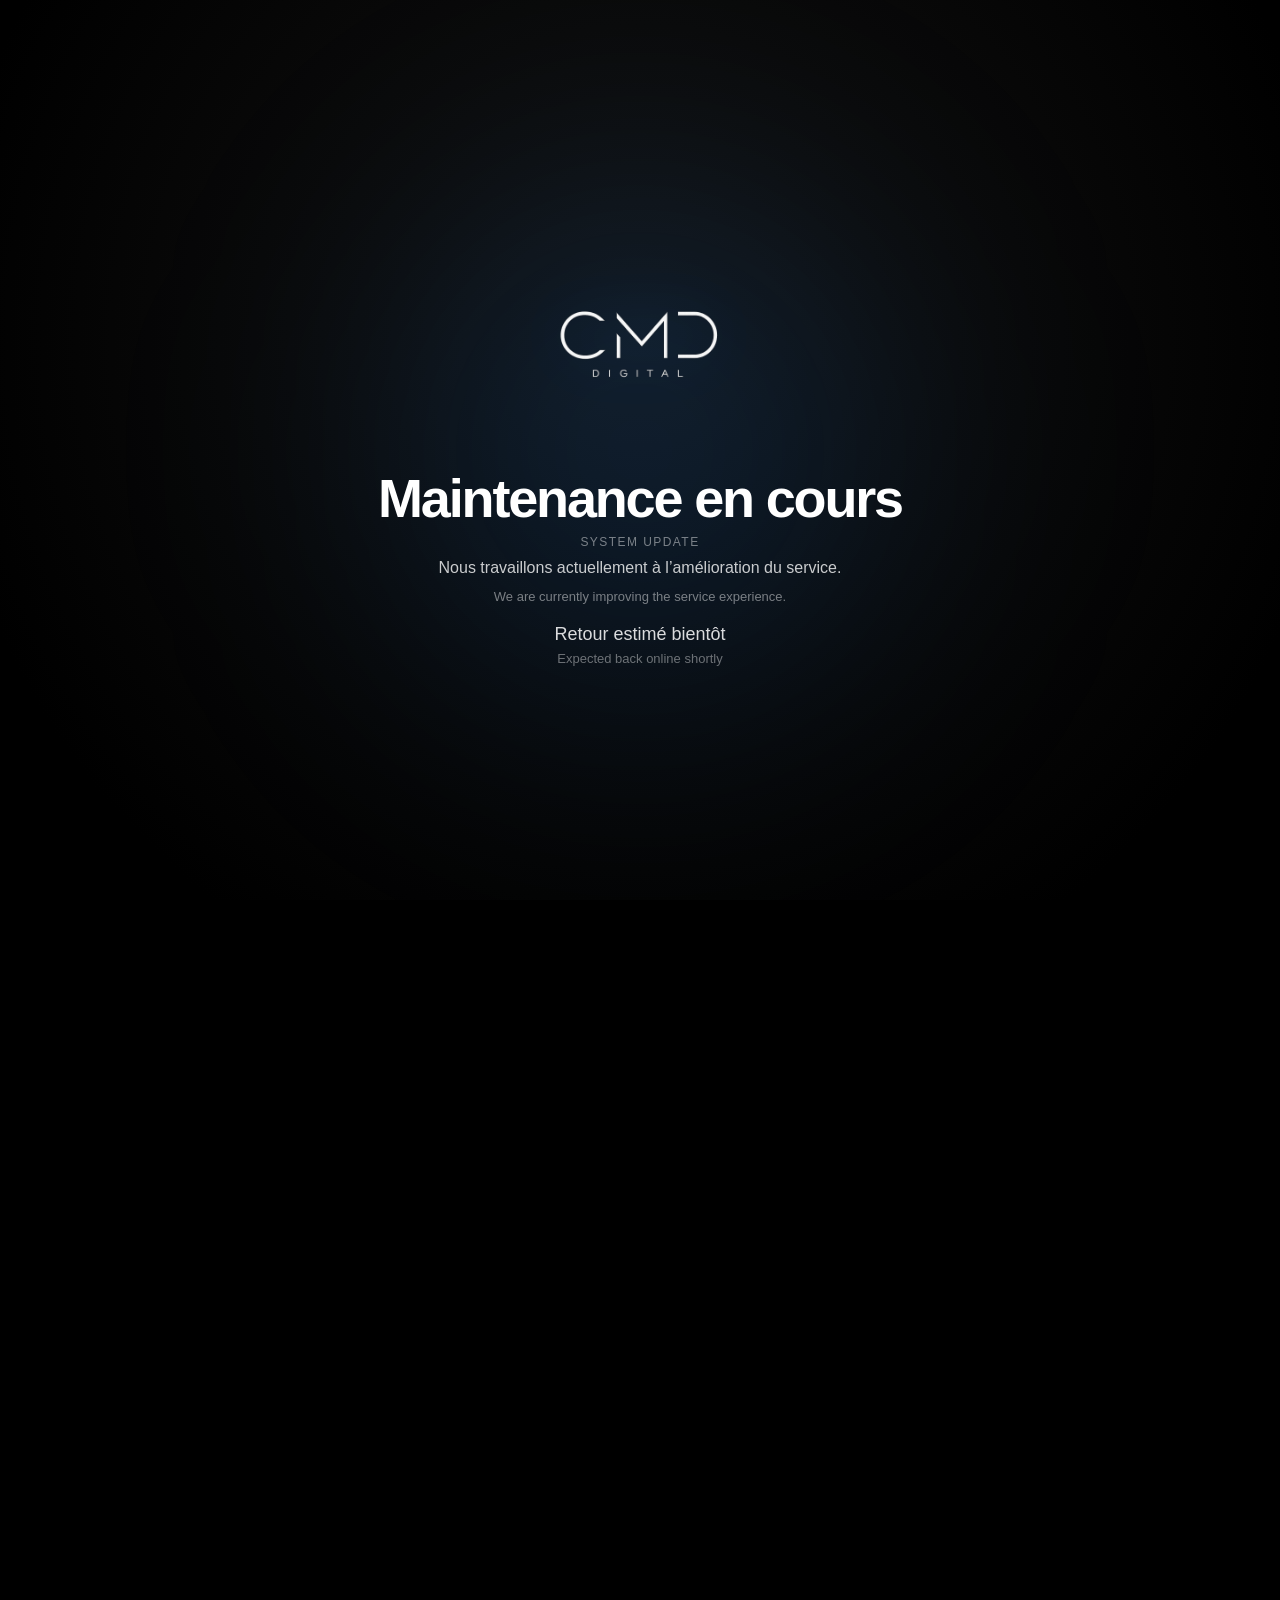
<file: index.html>
<!DOCTYPE html>
<html lang="fr">
<head>
<meta charset="UTF-8">
<meta name="viewport" content="width=device-width, initial-scale=1.0">
<title>Maintenance</title>

<style>
    body {
        margin: 0;
        background: #000;
        color: #fff;
        font-family: -apple-system, BlinkMacSystemFont, "SF Pro Display", "Segoe UI", sans-serif;
        overflow-x: hidden;
    }

    .scroll {
        min-height: 200vh;
    }

    .stage {
        position: sticky;
        top: 0;
        height: 100vh;
        display: flex;
        justify-content: center;
        align-items: center;
        overflow: hidden;
    }

    /* BACKGROUND */
    .bg {
        position: absolute;
        inset: 0;
        background:
            radial-gradient(circle at 50% 40%, #141414, #000 70%),
            radial-gradient(circle at 20% 30%, rgba(0,122,255,0.10), transparent 40%),
            radial-gradient(circle at 80% 60%, rgba(168,85,247,0.07), transparent 45%);
        transform: scale(1.2);
    }

    .glow {
        position: absolute;
        width: 800px;
        height: 800px;
        background: radial-gradient(circle, rgba(0,122,255,0.18), transparent 65%);
        filter: blur(120px);
        animation: float 12s ease-in-out infinite;
    }

    @keyframes float {
        0%,100% { transform: translateY(0); }
        50% { transform: translateY(-60px); }
    }

    /* CONTENT */
    .content {
        position: relative;
        text-align: center;
        max-width: 640px;
        z-index: 2;

        display: flex;
        flex-direction: column;
        align-items: center;

        gap: 6px;
        padding: 0 20px;
    }

    /* LOGO RESPONSIVE */
    .logo {
        width: min(340px, 75vw);
        height: auto;
        opacity: 0.98;
        filter: drop-shadow(0 0 35px rgba(0,122,255,0.28));
        animation: logoFloat 5s ease-in-out infinite;
    }

    @keyframes logoFloat {
        0%,100% { transform: translateY(0); }
        50% { transform: translateY(-10px); }
    }

    /* TITLE */
    h1 {
        margin: 0;
        font-size: clamp(28px, 5vw, 54px);
        font-weight: 600;
        letter-spacing: -0.04em;
    }

    .subtitle {
        margin: 0;
        font-size: 12px;
        letter-spacing: 0.12em;
        text-transform: uppercase;
        opacity: 0.45;
    }

    .fr {
        margin: 0;
        font-size: 16px;
        line-height: 1.6;
        opacity: 0.78;
    }

    .en {
        margin: 0;
        font-size: 13px;
        line-height: 1.6;
        opacity: 0.45;
    }

    .eta {
        margin-top: 10px;
        font-size: 18px;
        opacity: 0.85;
    }

    .eta-en {
        margin: 0;
        font-size: 13px;
        opacity: 0.4;
    }

    /* TABLET */
    @media (max-width: 900px) {
        .logo {
            width: min(300px, 80vw);
        }

        .content {
            gap: 5px;
        }
    }

    /* MOBILE */
    @media (max-width: 600px) {
        .logo {
            width: min(240px, 85vw);
        }

        h1 {
            font-size: clamp(24px, 6vw, 40px);
        }

        .fr {
            font-size: 15px;
        }

        .eta {
            font-size: 16px;
        }
    }
</style>
</head>

<body>

<div class="scroll">
    <div class="stage">

        <div class="bg"></div>
        <div class="glow"></div>

        <div class="content">

            <img class="logo" src="logo.png" alt="logo">

            <h1>Maintenance en cours</h1>

            <div class="subtitle">SYSTEM UPDATE</div>

            <p class="fr">
                Nous travaillons actuellement à l’amélioration du service.
            </p>

            <p class="en">
                We are currently improving the service experience.
            </p>

            <div class="eta">
                Retour estimé bientôt
            </div>

            <div class="eta-en">
                Expected back online shortly
            </div>

        </div>

    </div>
</div>

</body>
</html>
</file>
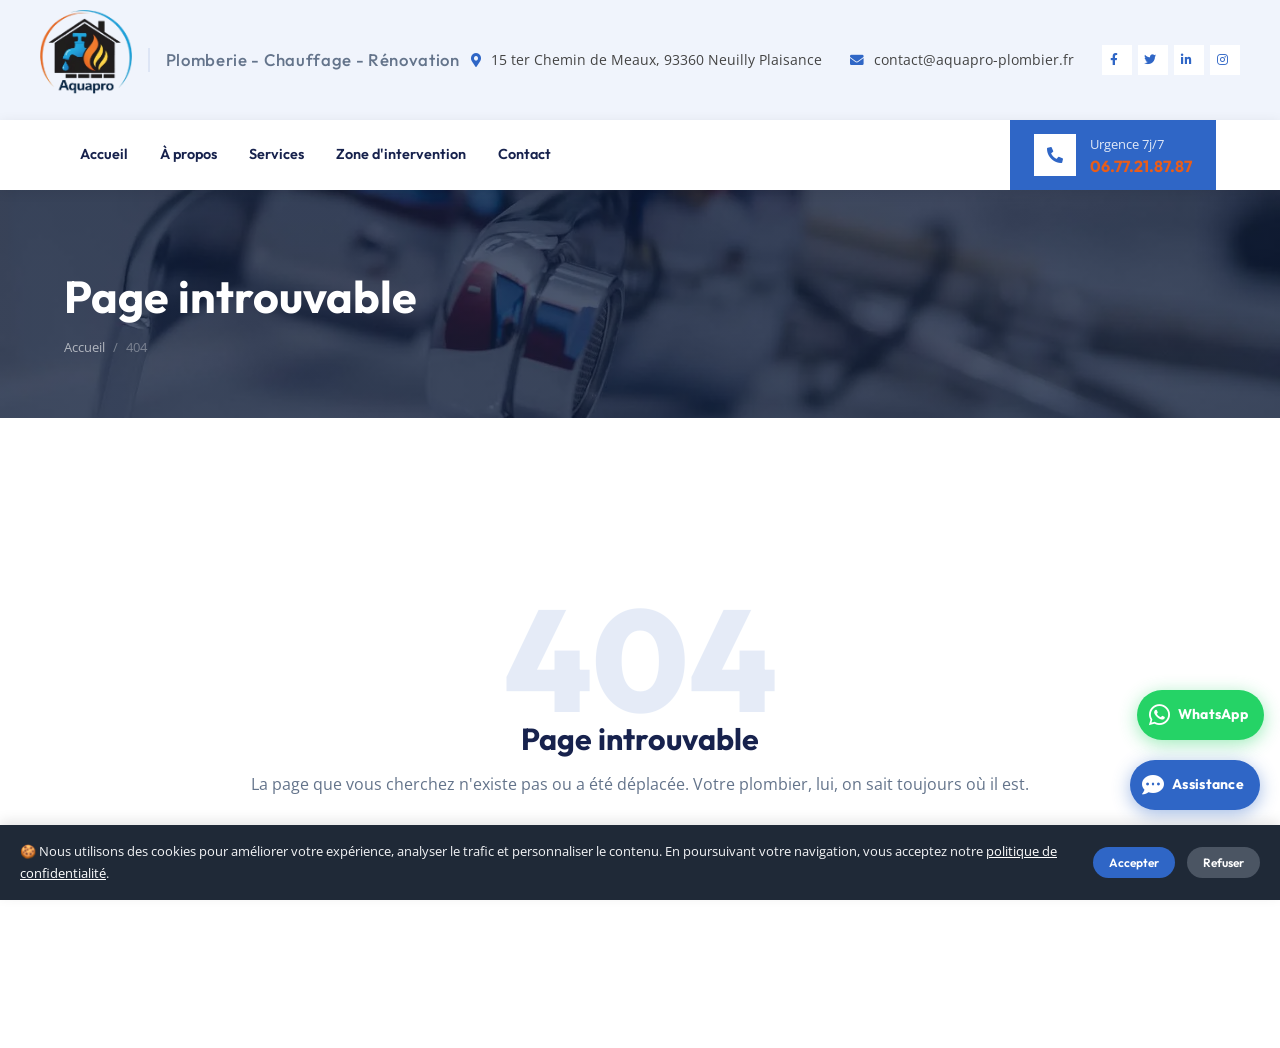
<file: 404----.html>
<!DOCTYPE html>
<html lang="fr">
<head>
  <meta charset="UTF-8">
  <meta name="viewport" content="width=device-width, initial-scale=1.0">
  <meta name="author" content="Chris M David">
  <meta name="copyright" content="© 2026 CMD">
  
  <link rel="icon" type="image/x-icon" href="fav/favicon.ico">
<link rel="icon" type="image/png" sizes="16x16" href="fav/favicon-16x16.png">
<link rel="icon" type="image/png" sizes="32x32" href="fav/favicon-32x32.png">
<link rel="apple-touch-icon" sizes="180x180" href="fav/apple-touch-icon.png">
<link rel="icon" type="image/png" sizes="192x192" href="fav/android-chrome-192x192.png">
<link rel="icon" type="image/png" sizes="512x512" href="fav/android-chrome-512x512.png">
<meta name="theme-color" content="#ffffff">
  <title>404 — Aquapro Plombier</title>

  <link rel="preconnect" href="https://fonts.googleapis.com">
  <link rel="preconnect" href="https://fonts.gstatic.com" crossorigin>

  <link href="https://fonts.googleapis.com/css2?family=Outfit:wght@400;500;600;700;800&family=Open+Sans:wght@400;500;600&display=swap" rel="stylesheet">

  <link rel="stylesheet" href="https://cdnjs.cloudflare.com/ajax/libs/font-awesome/5.15.4/css/all.min.css">
  <link rel="stylesheet" href="style.css">
</head>

<body>

  <!-- TOPBAR -->
  <div class="topbar">
    <div class="container topbar-inner">
      <div class="logo">
        <a href="index.html">
          <img src="img/logo.webp" alt="Aquapro Plombier">
        </a>
        <div class="logo-tagline">Plomberie - Chauffage - Rénovation</div>
      </div>
      <div class="topbar-info">
        <span><i class="fa fa-map-marker-alt"></i> 15 ter Chemin de Meaux, 93360 Neuilly Plaisance</span>
        <span><i class="fa fa-envelope"></i> contact@aquapro-plombier.fr</span>
        <div class="topbar-social">
          <a href="#"><i class="fab fa-facebook-f"></i></a>
          <a href="#"><i class="fab fa-twitter"></i></a>
          <a href="#"><i class="fab fa-linkedin-in"></i></a>
          <a href="#"><i class="fab fa-instagram"></i></a>
        </div>
      </div>
    </div>
  </div>

  <!-- NAVBAR -->
  <nav class="navbar" id="navbar">
    <div class="container navbar-inner">

      <a href="index.html" class="nav-logo">Aquapro Plombier</a>

      <button class="burger" id="burger">
        <i class="fa fa-bars"></i>
      </button>

      <div class="nav-menu" id="nav-menu">
        <a href="index.html" class="nav-link">Accueil</a>
        <a href="about.html" class="nav-link">À propos</a>
        <a href="services.html" class="nav-link">Services</a>
        <a href="zone-intervention.html" class="nav-link">Zone d'intervention</a>
        <a href="contact.html" class="nav-link">Contact</a>
      </div>

      <div class="nav-phone">
        <div class="nav-phone-icon">
          <i class="fa fa-phone-alt"></i>
        </div>
        <div>
          <p>Urgence 7j/7</p>
          <h5>06.77.21.87.87</h5>
        </div>
      </div>

    </div>
  </nav>

  <!-- PAGE HERO -->
  <div class="page-hero">
    <div class="container">
      <h1>Page introuvable</h1>
      <nav class="breadcrumb">
        <a href="index.html">Accueil</a>
        <span>/</span>
        <span>404</span>
      </nav>
    </div>
  </div>

  <!-- CONTENT 404 -->
  <div class="not-found">
    <div class="not-found-inner">

      <div class="nf-num">404</div>

      <h2>Page introuvable</h2>

      <p>
        La page que vous cherchez n'existe pas ou a été déplacée.
        Votre plombier, lui, on sait toujours où il est.
      </p>

      <a href="index.html" class="btn-primary">Retour à l'accueil</a>

    </div>
  </div>

  <script src="main.js"></script>
</body>
</html>
</file>
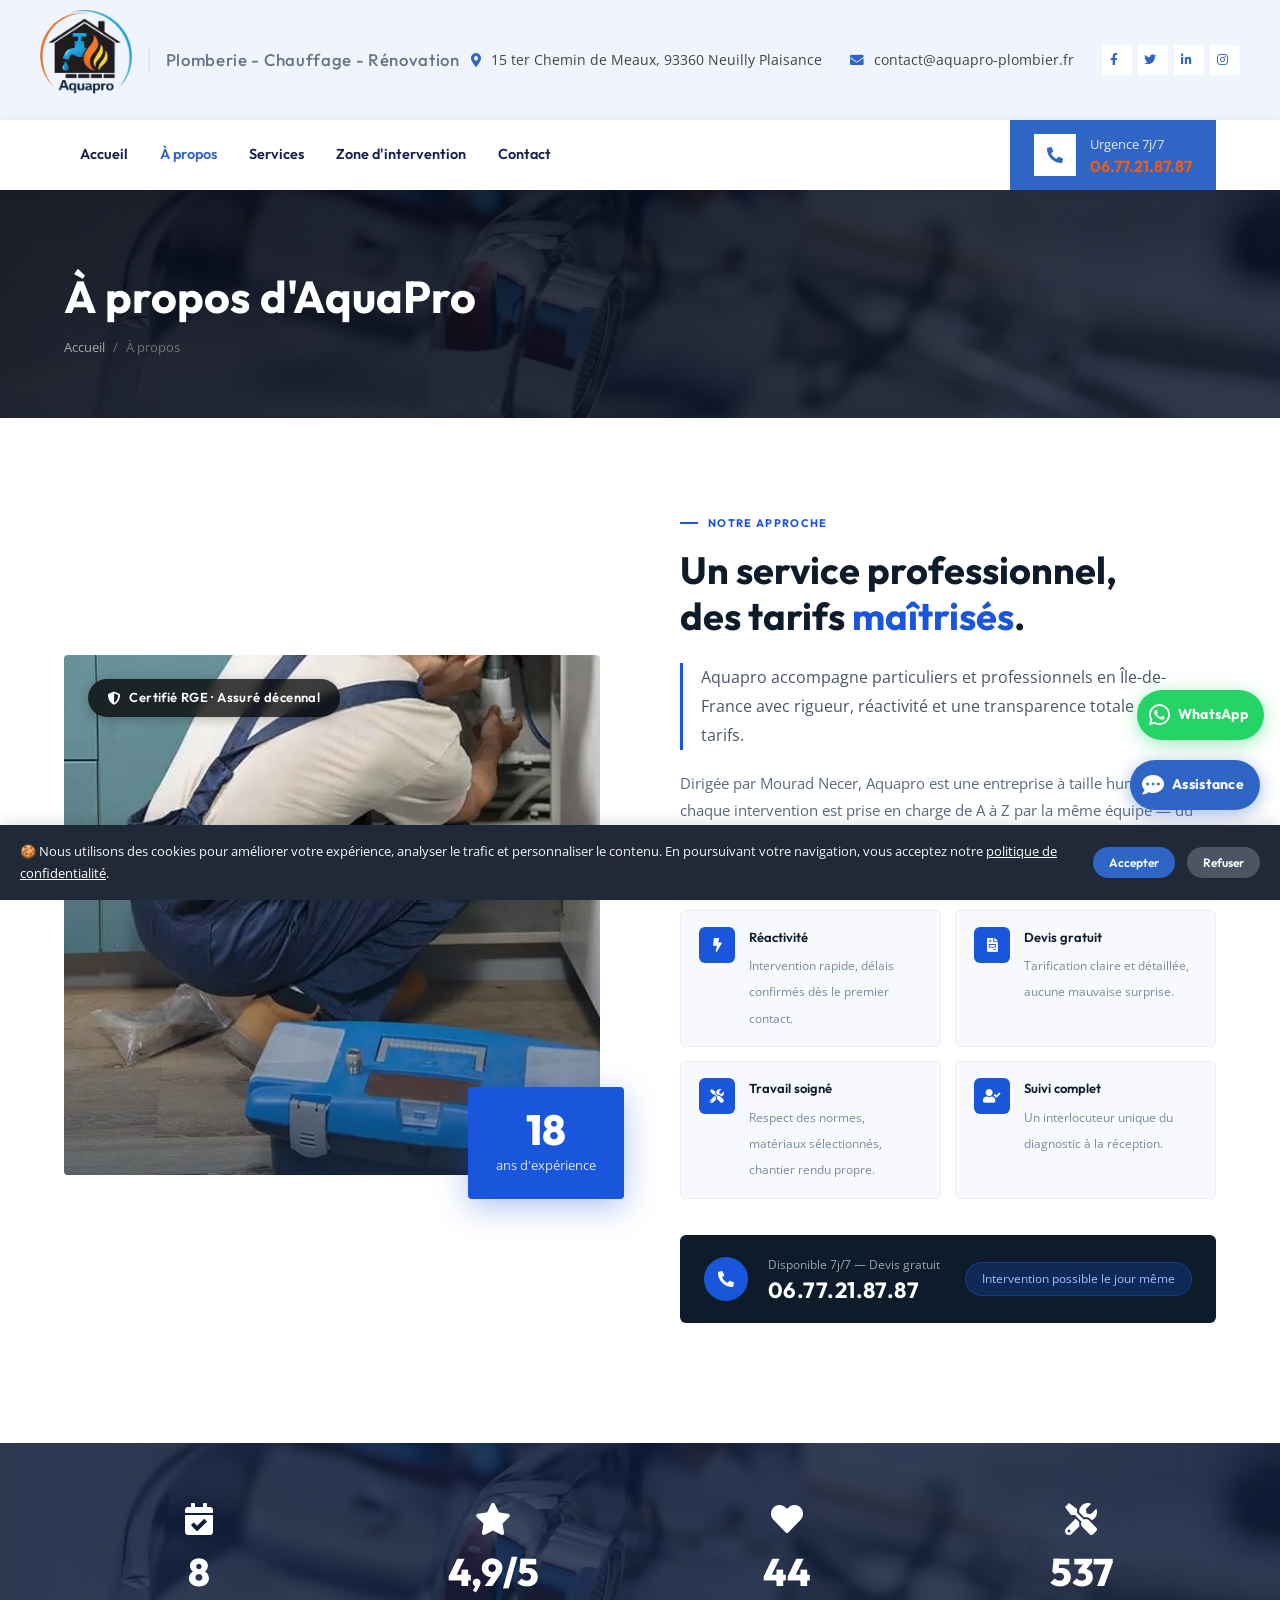
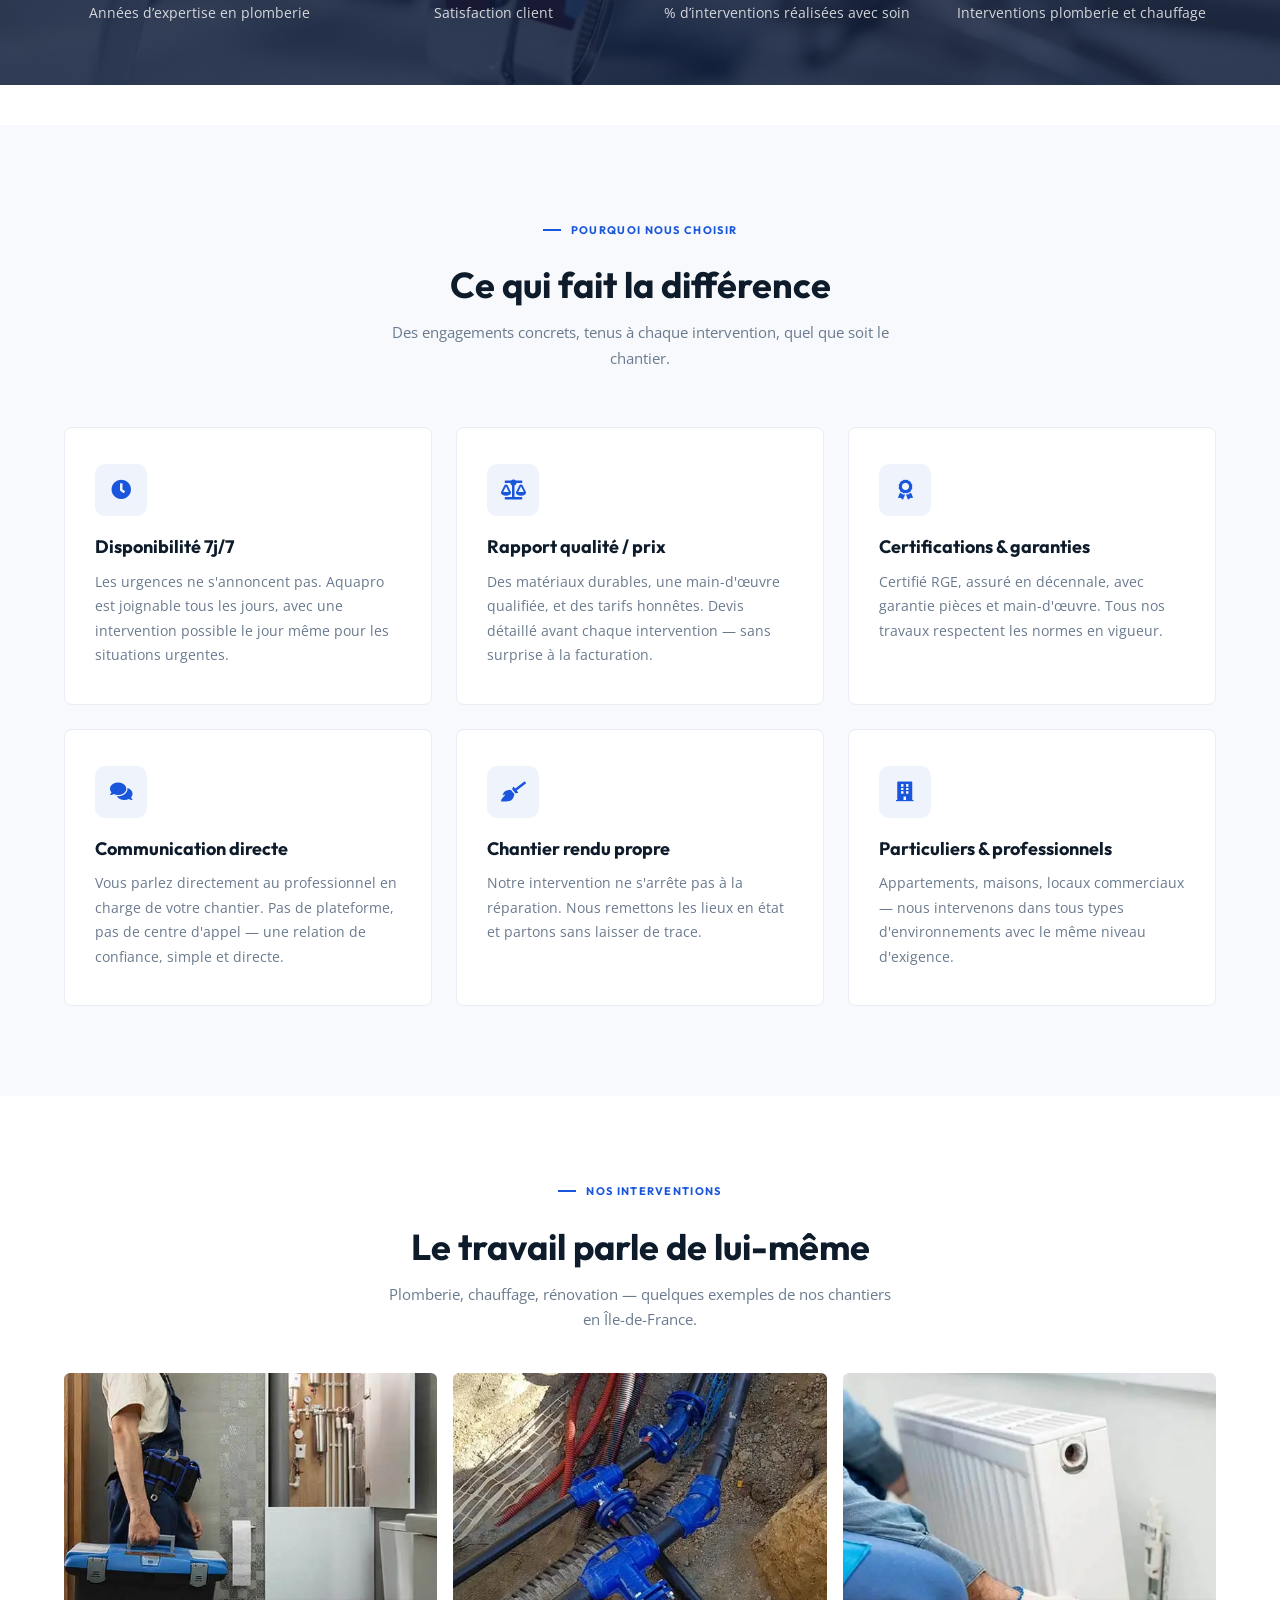
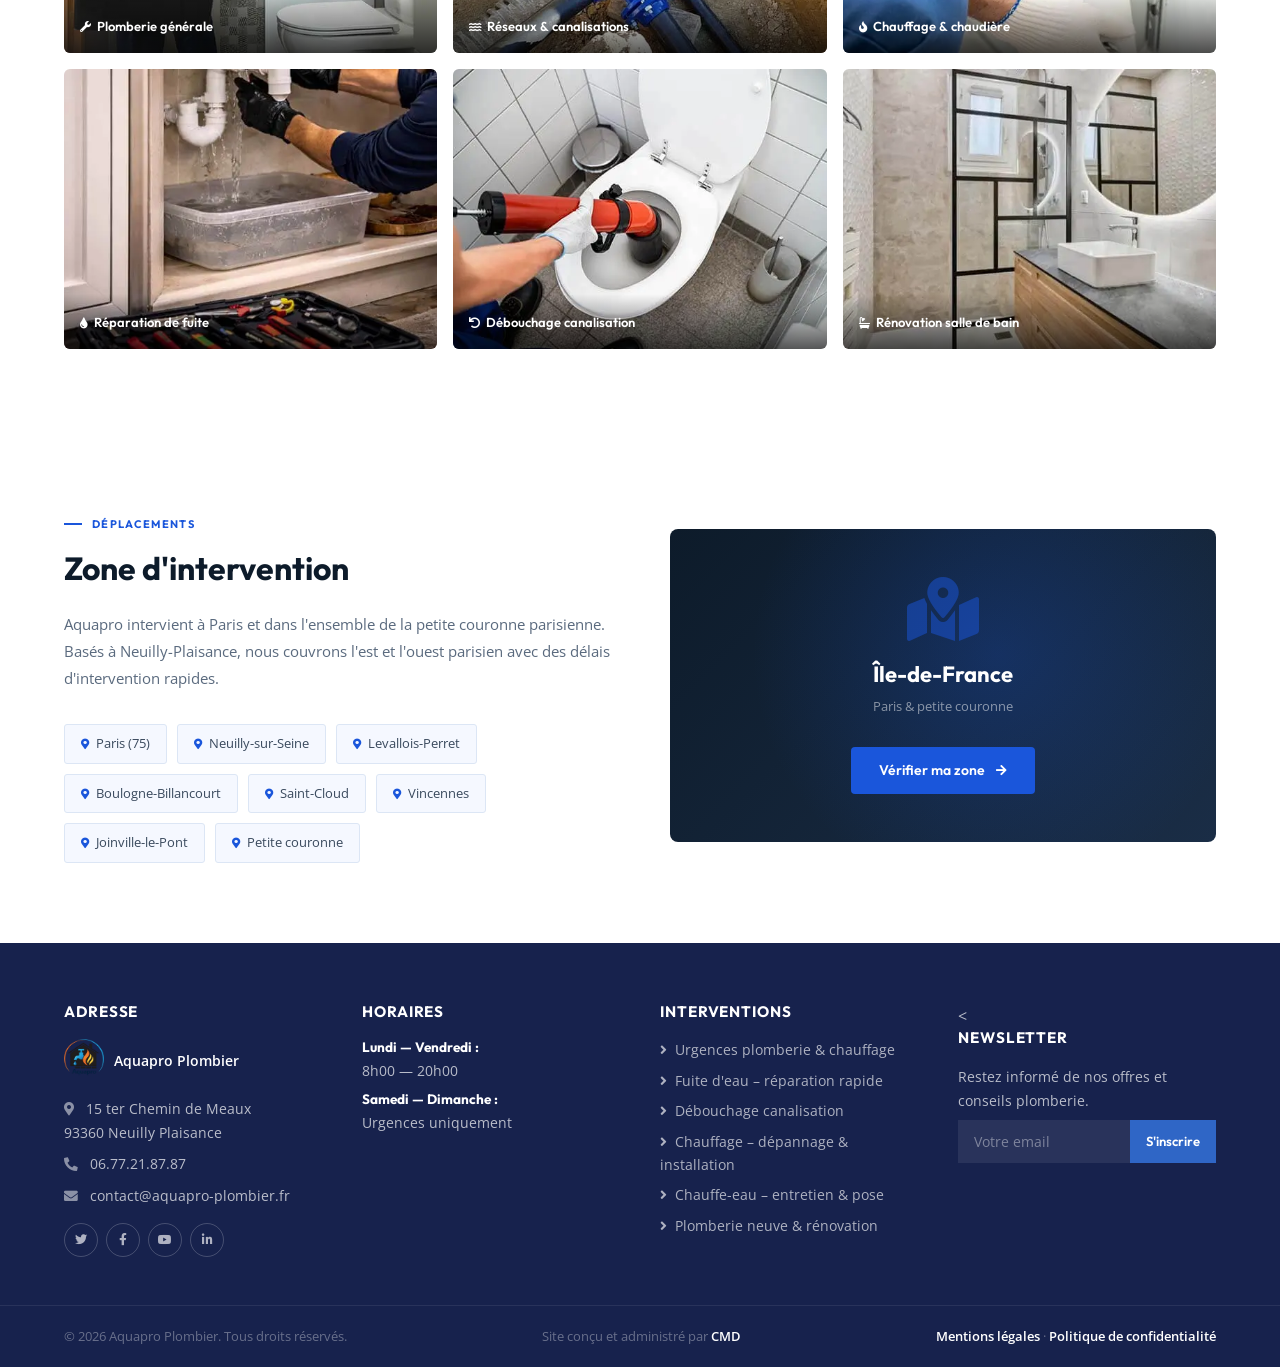
<file: about.html>
<!DOCTYPE html>
<html lang="fr">
<head>
  <meta charset="UTF-8">
  <meta name="viewport" content="width=device-width, initial-scale=1.0">
  <meta name="author" content="Chris M David">
  <meta name="copyright" content="© 2026 CMD">
  <link rel="icon" type="image/x-icon" href="fav/favicon.ico">
<link rel="icon" type="image/png" sizes="16x16" href="fav/favicon-16x16.png">
<link rel="icon" type="image/png" sizes="32x32" href="fav/favicon-32x32.png">
<link rel="apple-touch-icon" sizes="180x180" href="fav/apple-touch-icon.png">
<link rel="icon" type="image/png" sizes="192x192" href="fav/android-chrome-192x192.png">
<link rel="icon" type="image/png" sizes="512x512" href="fav/android-chrome-512x512.png">
<meta name="theme-color" content="#ffffff">

  <title>À propos — Aquapro Plombier Neuilly-Plaisance (93)</title>
  <meta name="description" content="18 ans d'expérience en plomberie et chauffage en Île-de-France. Découvrez Aquapro Plombier, artisan qualifié basé à Neuilly-Plaisance (93), intervenant sur Paris et la banlieue.">
  <link rel="canonical" href="https://cmdsolution.github.io/aquapro-plomberie/about.html">

  <link rel="preconnect" href="https://fonts.googleapis.com">
  <link rel="preconnect" href="https://fonts.gstatic.com" crossorigin>
  <link href="https://fonts.googleapis.com/css2?family=Outfit:wght@400;500;600;700;800&family=Open+Sans:wght@400;500;600&display=swap" rel="stylesheet">
  <link rel="stylesheet" href="https://cdnjs.cloudflare.com/ajax/libs/font-awesome/5.15.4/css/all.min.css">
  <link rel="stylesheet" href="style.css">

  <style>
    /* ── ABOUT PAGE ENHANCEMENTS ── */

    .page-hero { position: relative; overflow: hidden; }
    .page-hero::after {
      content: '';
      position: absolute;
      inset: 0;
      background: linear-gradient(135deg, rgba(0,0,0,.55) 0%, rgba(0,0,0,.2) 100%);
      pointer-events: none;
    }
    .page-hero .container { position: relative; z-index: 2; }

    /* ── ABOUT PRINCIPALE ── */
    .about-pro-section { padding: 90px 0 80px; background: #fff; }
    .about-pro-grid {
      display: grid;
      grid-template-columns: 1fr 1fr;
      gap: 80px;
      align-items: center;
    }

    /* Image */
    .about-img-wrap { position: relative; }
    .about-img-wrap img {
      width: 100%;
      height: 520px;
      object-fit: cover;
      border-radius: 4px;
      display: block;
    }
    .about-img-overlay {
      position: absolute;
      inset: 0;
      background: linear-gradient(to top, rgba(10,40,80,.5) 0%, transparent 60%);
      border-radius: 4px;
    }
    .about-img-badge {
      position: absolute;
      bottom: -24px;
      right: -24px;
      background: #1a56db;
      color: #fff;
      border-radius: 4px;
      padding: 22px 28px;
      box-shadow: 0 8px 32px rgba(26,86,219,.35);
      text-align: center;
      min-width: 140px;
    }
    .about-img-badge strong {
      display: block;
      font-size: 42px;
      font-family: 'Outfit', sans-serif;
      font-weight: 800;
      line-height: 1;
      color: #fff;
    }
    .about-img-badge span {
      font-size: 13px;
      color: rgba(255,255,255,.85);
      font-family: 'Open Sans', sans-serif;
    }
    .about-img-cert {
  position: absolute;
  top: 24px;
  left: 24px;
  background: rgba(0,0,0,0.75);
  border-radius: 40px;
  padding: 8px 20px;
  font-size: 13px;
  font-family: 'Outfit', sans-serif;
  font-weight: 600;
  color: #fff;
  letter-spacing: .03em;
  display: flex;
  align-items: center;
  gap: 8px;
  backdrop-filter: blur(4px);
  box-shadow: 0 2px 12px rgba(0,0,0,0.25);
  z-index: 10;
}

    /* Texte */
    .about-label {
      display: inline-block;
      font-family: 'Outfit', sans-serif;
      font-size: 11px;
      font-weight: 700;
      letter-spacing: .12em;
      text-transform: uppercase;
      color: #1a56db;
      margin-bottom: 16px;
      padding-left: 28px;
      position: relative;
    }
    .about-label::before {
      content: '';
      position: absolute;
      left: 0; top: 50%;
      width: 18px; height: 2px;
      background: #1a56db;
      transform: translateY(-50%);
    }
    .about-h2 {
      font-family: 'Outfit', sans-serif;
      font-size: 38px;
      font-weight: 700;
      color: #0d1b2a;
      line-height: 1.2;
      margin: 0 0 24px;
    }
    .about-h2 em { font-style: normal; color: #1a56db; }
    .about-intro {
      font-family: 'Open Sans', sans-serif;
      font-size: 16px;
      line-height: 1.8;
      color: #4a5568;
      margin-bottom: 20px;
      border-left: 3px solid #1a56db;
      padding-left: 18px;
    }
    .about-body {
      font-family: 'Open Sans', sans-serif;
      font-size: 15px;
      line-height: 1.8;
      color: #5a6a7e;
      margin-bottom: 32px;
    }

    /* Engagements */
    .engagements-grid {
      display: grid;
      grid-template-columns: 1fr 1fr;
      gap: 14px;
      margin-bottom: 36px;
    }
    .eng-card {
      background: #f7f9fc;
      border: 1px solid #e8edf5;
      border-radius: 6px;
      padding: 16px 18px;
      display: flex;
      gap: 14px;
      align-items: flex-start;
      transition: box-shadow .2s, border-color .2s;
    }
    .eng-card:hover {
      box-shadow: 0 4px 20px rgba(26,86,219,.1);
      border-color: #c0d0ee;
    }
    .eng-icon-wrap {
      width: 36px; height: 36px;
      border-radius: 6px;
      background: #1a56db;
      display: flex; align-items: center; justify-content: center;
      flex-shrink: 0;
    }
    .eng-icon-wrap i { color: #fff; font-size: 14px; }
    .eng-content strong {
      display: block;
      font-family: 'Outfit', sans-serif;
      font-size: 13px; font-weight: 600;
      color: #0d1b2a;
      margin-bottom: 3px;
    }
    .eng-content span {
      font-family: 'Open Sans', sans-serif;
      font-size: 12px; color: #7a8a9e;
      line-height: 1.5;
    }

    /* CTA bar */
    .about-cta-bar {
      display: flex; align-items: center; gap: 20px;
      padding: 20px 24px;
      background: #0d1b2a;
      border-radius: 6px;
    }
    .about-cta-bar .cta-icon {
      width: 44px; height: 44px;
      background: #1a56db; border-radius: 50%;
      display: flex; align-items: center; justify-content: center;
      flex-shrink: 0;
    }
    .about-cta-bar .cta-icon i { color: #fff; font-size: 16px; }
    .about-cta-bar .cta-text p {
      margin: 0 0 2px;
      font-size: 12px; color: rgba(255,255,255,.6);
      font-family: 'Open Sans', sans-serif;
    }
    .about-cta-bar .cta-text h3 {
      margin: 0;
      font-family: 'Outfit', sans-serif;
      font-size: 22px; font-weight: 700;
      color: #fff; letter-spacing: .02em;
    }
    .about-cta-bar .cta-badge {
      margin-left: auto;
      background: rgba(26,86,219,.25);
      border: 1px solid rgba(26,86,219,.4);
      border-radius: 20px;
      padding: 6px 16px;
      font-size: 12px;
      font-family: 'Open Sans', sans-serif;
      color: #a0bfff;
      white-space: nowrap;
    }

    /* ── STATS BAR ── */
    .stats-pro-bar {
      background: linear-gradient(135deg, #0d1b2a 0%, #1a2d46 100%);
      padding: 60px 0;
    }
    .stats-pro-grid {
      display: grid;
      grid-template-columns: repeat(4, 1fr);
    }
    .stat-pro-item {
      text-align: center;
      padding: 0 30px;
      position: relative;
    }
    .stat-pro-item:not(:last-child)::after {
      content: '';
      position: absolute;
      right: 0; top: 10%; height: 80%; width: 1px;
      background: rgba(255,255,255,.1);
    }
    .stat-pro-item i {
      font-size: 22px; color: #1a56db;
      margin-bottom: 14px; display: block;
    }
    .stat-pro-item h2 {
      font-family: 'Outfit', sans-serif;
      font-size: 48px; font-weight: 800;
      color: #fff; margin: 0 0 6px; line-height: 1;
    }
    .stat-pro-item h2 .suffix {
      font-size: 24px; font-weight: 600; color: #1a56db;
    }
    .stat-pro-item p {
      font-family: 'Open Sans', sans-serif;
      font-size: 13px; color: rgba(255,255,255,.55);
      margin: 0; letter-spacing: .03em;
    }

    /* ── VALEURS ── */
    .valeurs-section { padding: 90px 0; background: #f7f9fc; }
    .section-header { text-align: center; margin-bottom: 56px; }
    .section-header h2 {
      font-family: 'Outfit', sans-serif;
      font-size: 36px; font-weight: 700;
      color: #0d1b2a; margin: 8px 0 14px;
    }
    .section-header p {
      font-family: 'Open Sans', sans-serif;
      font-size: 15px; color: #6a7a8e;
      max-width: 560px; margin: 0 auto; line-height: 1.7;
    }
    .valeurs-grid {
      display: grid;
      grid-template-columns: repeat(3, 1fr);
      gap: 24px;
    }
    .valeur-card {
      background: #fff;
      border: 1px solid #e8edf5;
      border-radius: 8px;
      padding: 36px 30px;
      transition: box-shadow .25s, transform .25s;
      position: relative; overflow: hidden;
    }
    .valeur-card::before {
      content: '';
      position: absolute;
      top: 0; left: 0; right: 0; height: 3px;
      background: #1a56db;
      transform: scaleX(0); transform-origin: left;
      transition: transform .3s;
    }
    .valeur-card:hover {
      box-shadow: 0 12px 40px rgba(26,86,219,.12);
      transform: translateY(-4px);
    }
    .valeur-card:hover::before { transform: scaleX(1); }
    .valeur-icon {
      width: 52px; height: 52px;
      background: #eef3fc; border-radius: 10px;
      display: flex; align-items: center; justify-content: center;
      margin-bottom: 20px;
    }
    .valeur-icon i { font-size: 20px; color: #1a56db; }
    .valeur-card h4 {
      font-family: 'Outfit', sans-serif;
      font-size: 18px; font-weight: 700;
      color: #0d1b2a; margin: 0 0 12px;
    }
    .valeur-card p {
      font-family: 'Open Sans', sans-serif;
      font-size: 14px; color: #6a7a8e;
      line-height: 1.75; margin: 0;
    }

    /* ── ZONE ── */
    .zone-section { padding: 80px 0; background: #fff; }
    .zone-grid {
      display: grid;
      grid-template-columns: 1fr 1fr;
      gap: 60px; align-items: center;
    }
    .zone-tags {
      display: flex; flex-wrap: wrap; gap: 10px;
      margin-top: 24px;
    }
    .zone-tag {
      display: inline-flex; align-items: center; gap: 7px;
      padding: 8px 16px;
      border: 1px solid #dce6f5; border-radius: 3px;
      font-family: 'Open Sans', sans-serif;
      font-size: 13px; color: #3a4a5e;
      background: #f5f8ff;
    }
    .zone-tag i { font-size: 11px; color: #1a56db; }
    .zone-map-wrap {
      background: linear-gradient(135deg, #0d1b2a 0%, #1a2d46 100%);
      border-radius: 8px; padding: 48px 40px;
      text-align: center; position: relative; overflow: hidden;
    }
    .zone-map-wrap::before {
      content: '';
      position: absolute; inset: 0;
      background: radial-gradient(circle at 60% 40%, rgba(26,86,219,.25) 0%, transparent 65%);
    }
    .zone-map-icon { position: relative; z-index: 2; }
    .zone-map-icon i {
      font-size: 64px; color: rgba(26,86,219,.5);
      display: block; margin-bottom: 20px;
    }
    .zone-map-icon h3 {
      font-family: 'Outfit', sans-serif;
      font-size: 22px; font-weight: 700;
      color: #fff; margin: 0 0 8px;
    }
    .zone-map-icon p {
      font-family: 'Open Sans', sans-serif;
      font-size: 13px; color: rgba(255,255,255,.5); margin: 0;
    }
    .zone-cta {
      position: relative; z-index: 2;
      margin-top: 30px; display: inline-block;
      background: #1a56db; color: #fff;
      font-family: 'Outfit', sans-serif;
      font-size: 14px; font-weight: 600;
      padding: 12px 28px; border-radius: 4px;
      text-decoration: none; transition: background .2s;
    }
    .zone-cta:hover { background: #1447b8; color: #fff; }

    /* Fade-up */
    .fade-up {
      opacity: 0; transform: translateY(28px);
      transition: opacity .6s ease, transform .6s ease;
    }
    .fade-up.visible { opacity: 1; transform: translateY(0); }

    /* Responsive */
    @media (max-width: 992px) {
      .about-pro-grid, .zone-grid { grid-template-columns: 1fr; gap: 40px; }
      .about-img-badge { bottom: -16px; right: 16px; }
      .stats-pro-grid { grid-template-columns: repeat(2, 1fr); gap: 40px; }
      .stat-pro-item:not(:last-child)::after { display: none; }
      .valeurs-grid { grid-template-columns: 1fr 1fr; }
    }
    @media (max-width: 600px) {
      .about-h2 { font-size: 28px; }
      .valeurs-grid, .engagements-grid { grid-template-columns: 1fr; }
      .stats-pro-grid { grid-template-columns: repeat(2, 1fr); }
      .about-cta-bar { flex-wrap: wrap; }
      .about-cta-bar .cta-badge { margin-left: 0; }
    }
  </style>
</head>
<body>

  <!-- TOPBAR -->
  <div class="topbar">
    <div class="container topbar-inner">
      <div class="logo">
        <a href="index.html"><img src="img/logo.webp" alt="Aquapro Plombier"></a>
        <div class="logo-tagline">Plomberie - Chauffage - Rénovation</div>
      </div>
      <div class="topbar-info">
        <span><i class="fa fa-map-marker-alt"></i> 15 ter Chemin de Meaux, 93360 Neuilly Plaisance</span>
        <span><i class="fa fa-envelope"></i> contact@aquapro-plombier.fr</span>
        <div class="topbar-social">
          <a href="#"><i class="fab fa-facebook-f"></i></a>
          <a href="#"><i class="fab fa-twitter"></i></a>
          <a href="#"><i class="fab fa-linkedin-in"></i></a>
          <a href="#"><i class="fab fa-instagram"></i></a>
        </div>
      </div>
    </div>
  </div>

  <!-- NAVBAR -->
  <nav class="navbar" id="navbar">
    <div class="container navbar-inner">
      <a href="index.html" class="nav-logo">Aquapro Plombier</a>
      <button class="burger" id="burger"><i class="fa fa-bars"></i></button>
      <div class="nav-menu" id="nav-menu">
        <a href="index.html" class="nav-link">Accueil</a>
        <a href="about.html" class="nav-link">À propos</a>
        <a href="services.html" class="nav-link">Services</a>
        <a href="zone-intervention.html" class="nav-link">Zone d'intervention</a>
        <a href="contact.html" class="nav-link">Contact</a>
      </div>
      <div class="nav-phone">
        <div class="nav-phone-icon"><i class="fa fa-phone-alt"></i></div>
        <div>
          <p>Urgence 7j/7</p>
          <h5>06.77.21.87.87</h5>
        </div>
      </div>
    </div>
  </nav>

  <!-- HERO -->
  <div class="page-hero">
    <div class="container">
      <h1>À propos d'AquaPro</h1>
      <nav class="breadcrumb">
        <a href="index.html">Accueil</a>
        <span>/</span>
        <span>À propos</span>
      </nav>
    </div>
  </div>

  <!-- ── ABOUT PRINCIPALE ── -->
  <section class="about-pro-section">
    <div class="container">
      <div class="about-pro-grid">

        <div class="about-img-wrap fade-up">
          <img src="img/pomb1.webp" alt="Aquapro Plombier au travail" loading="lazy">
          <div class="about-img-overlay"></div>
          <div class="about-img-cert">
            <i class="fa fa-shield-alt"></i> Certifié RGE · Assuré décennal
          </div>
          <div class="about-img-badge">
            <strong>18</strong>
            <span>ans d'expérience</span>
          </div>
        </div>

        <div class="fade-up" style="transition-delay:.15s">
          <span class="about-label">Notre approche</span>
          <h2 class="about-h2">Un service professionnel,<br>des tarifs <em>maîtrisés</em>.</h2>
          <p class="about-intro">
            Aquapro accompagne particuliers et professionnels en Île-de-France avec rigueur, réactivité et une transparence totale sur les tarifs.
          </p>
          <p class="about-body">
            Dirigée par Mourad Necer, Aquapro est une entreprise à taille humaine où chaque intervention est prise en charge de A à Z par la même équipe — du diagnostic jusqu'à la remise en état. Pas d'intermédiaire, pas de sous-traitance : un interlocuteur unique, du premier appel à la réception des travaux.
          </p>
          <div class="engagements-grid">
            <div class="eng-card">
              <div class="eng-icon-wrap"><i class="fa fa-bolt"></i></div>
              <div class="eng-content">
                <strong>Réactivité</strong>
                <span>Intervention rapide, délais confirmés dès le premier contact.</span>
              </div>
            </div>
            <div class="eng-card">
              <div class="eng-icon-wrap"><i class="fa fa-file-invoice"></i></div>
              <div class="eng-content">
                <strong>Devis gratuit</strong>
                <span>Tarification claire et détaillée, aucune mauvaise surprise.</span>
              </div>
            </div>
            <div class="eng-card">
              <div class="eng-icon-wrap"><i class="fa fa-tools"></i></div>
              <div class="eng-content">
                <strong>Travail soigné</strong>
                <span>Respect des normes, matériaux sélectionnés, chantier rendu propre.</span>
              </div>
            </div>
            <div class="eng-card">
              <div class="eng-icon-wrap"><i class="fa fa-user-check"></i></div>
              <div class="eng-content">
                <strong>Suivi complet</strong>
                <span>Un interlocuteur unique du diagnostic à la réception.</span>
              </div>
            </div>
          </div>
          <div class="about-cta-bar">
            <div class="cta-icon"><i class="fa fa-phone-alt"></i></div>
            <div class="cta-text">
              <p>Disponible 7j/7 — Devis gratuit</p>
              <h3>06.77.21.87.87</h3>
            </div>
            <span class="cta-badge">Intervention possible le jour même</span>
          </div>
        </div>

      </div>
    </div>
  </section>

<!-- FACTS / PREMIUM TRUST SECTION -->
<div class="facts-bar premium-facts">
  <div class="container">
    <div class="grid-4">

      <!-- Experience -->
      <div class="fact-item fade-in">
        <i class="fa fa-calendar-check fa-2x"></i>
        <h2 class="counter" data-target="18">0</h2>
        <p>Années d’expertise en plomberie</p>
      </div>

      <!-- Satisfaction client (version fixe propre) -->
      <div class="fact-item fade-in">
        <i class="fa fa-star fa-2x"></i>
        <h2>4,9/5</h2>
        <p>Satisfaction client</p>
      </div>

      <!-- Quality -->
      <div class="fact-item fade-in">
        <i class="fa fa-heart fa-2x"></i>
        <h2 class="counter" data-target="100">0</h2>
        <p>% d’interventions réalisées avec soin</p>
      </div>

      <!-- Activity -->
      <div class="fact-item fade-in">
        <i class="fa fa-tools fa-2x"></i>
        <h2 class="counter" data-target="1200">0</h2>
        <p>Interventions plomberie et chauffage</p>
        </div>
      </div>
    </div>
  </div>

  <!-- ── VALEURS ── -->
  <section class="valeurs-section">
    <div class="container">
      <div class="section-header fade-up">
        <span class="about-label">Pourquoi nous choisir</span>
        <h2>Ce qui fait la différence</h2>
        <p>Des engagements concrets, tenus à chaque intervention, quel que soit le chantier.</p>
      </div>
      <div class="valeurs-grid">
        <div class="valeur-card fade-up">
          <div class="valeur-icon"><i class="fa fa-clock"></i></div>
          <h4>Disponibilité 7j/7</h4>
          <p>Les urgences ne s'annoncent pas. Aquapro est joignable tous les jours, avec une intervention possible le jour même pour les situations urgentes.</p>
        </div>
        <div class="valeur-card fade-up" style="transition-delay:.1s">
          <div class="valeur-icon"><i class="fa fa-balance-scale"></i></div>
          <h4>Rapport qualité / prix</h4>
          <p>Des matériaux durables, une main-d'œuvre qualifiée, et des tarifs honnêtes. Devis détaillé avant chaque intervention — sans surprise à la facturation.</p>
        </div>
        <div class="valeur-card fade-up" style="transition-delay:.2s">
          <div class="valeur-icon"><i class="fa fa-award"></i></div>
          <h4>Certifications & garanties</h4>
          <p>Certifié RGE, assuré en décennale, avec garantie pièces et main-d'œuvre. Tous nos travaux respectent les normes en vigueur.</p>
        </div>
        <div class="valeur-card fade-up" style="transition-delay:.3s">
          <div class="valeur-icon"><i class="fa fa-comments"></i></div>
          <h4>Communication directe</h4>
          <p>Vous parlez directement au professionnel en charge de votre chantier. Pas de plateforme, pas de centre d'appel — une relation de confiance, simple et directe.</p>
        </div>
        <div class="valeur-card fade-up" style="transition-delay:.4s">
          <div class="valeur-icon"><i class="fa fa-broom"></i></div>
          <h4>Chantier rendu propre</h4>
          <p>Notre intervention ne s'arrête pas à la réparation. Nous remettons les lieux en état et partons sans laisser de trace.</p>
        </div>
        <div class="valeur-card fade-up" style="transition-delay:.5s">
          <div class="valeur-icon"><i class="fa fa-building"></i></div>
          <h4>Particuliers & professionnels</h4>
          <p>Appartements, maisons, locaux commerciaux — nous intervenons dans tous types d'environnements avec le même niveau d'exigence.</p>
        </div>
      </div>
    </div>
  </section>

  <!-- ── GALERIE ── -->
  <section style="padding: 80px 0; background: #fff;">
    <div class="container">
      <div class="section-header fade-up" style="margin-bottom:40px;">
        <span class="about-label">Nos interventions</span>
        <h2 style="font-family:'Outfit',sans-serif;font-size:36px;font-weight:700;color:#0d1b2a;margin:8px 0 14px;">Le travail parle de lui-même</h2>
        <p style="font-family:'Open Sans',sans-serif;font-size:15px;color:#6a7a8e;max-width:520px;margin:0 auto;line-height:1.7;">Plomberie, chauffage, rénovation — quelques exemples de nos chantiers en Île-de-France.</p>
      </div>
      <div style="display:grid;grid-template-columns:repeat(3,1fr);gap:16px;">

        <div class="fade-up" style="border-radius:6px;overflow:hidden;aspect-ratio:4/3;position:relative;">
          <img src="img/pomb2.webp" alt="Plombier au travail" loading="lazy" style="width:100%;height:100%;object-fit:cover;display:block;">
          <div style="position:absolute;bottom:0;left:0;right:0;background:linear-gradient(to top,rgba(0,0,0,.65),transparent);padding:14px 16px;">
            <span style="font-family:'Outfit',sans-serif;font-size:13px;font-weight:600;color:#fff;"><i class="fa fa-wrench" style="margin-right:6px;font-size:11px;"></i>Plomberie générale</span>
          </div>
        </div>

        <div class="fade-up" style="border-radius:6px;overflow:hidden;aspect-ratio:4/3;position:relative;transition-delay:.1s;">
          <img src="img/pomb3.webp" alt="Réseaux de tuyaux" loading="lazy" style="width:100%;height:100%;object-fit:cover;display:block;">
          <div style="position:absolute;bottom:0;left:0;right:0;background:linear-gradient(to top,rgba(0,0,0,.65),transparent);padding:14px 16px;">
            <span style="font-family:'Outfit',sans-serif;font-size:13px;font-weight:600;color:#fff;"><i class="fa fa-water" style="margin-right:6px;font-size:11px;"></i>Réseaux & canalisations</span>
          </div>
        </div>

        <div class="fade-up" style="border-radius:6px;overflow:hidden;aspect-ratio:4/3;position:relative;transition-delay:.2s;">
          <img src="img/pomb4.webp" alt="Chaudière chauffage" loading="lazy" style="width:100%;height:100%;object-fit:cover;display:block;">
          <div style="position:absolute;bottom:0;left:0;right:0;background:linear-gradient(to top,rgba(0,0,0,.65),transparent);padding:14px 16px;">
            <span style="font-family:'Outfit',sans-serif;font-size:13px;font-weight:600;color:#fff;"><i class="fa fa-fire" style="margin-right:6px;font-size:11px;"></i>Chauffage & chaudière</span>
          </div>
        </div>

        <div class="fade-up" style="border-radius:6px;overflow:hidden;aspect-ratio:4/3;position:relative;transition-delay:.3s;">
          <img src="img/pomb5.webp" alt="Réparation fuite" loading="lazy" style="width:100%;height:100%;object-fit:cover;display:block;">
          <div style="position:absolute;bottom:0;left:0;right:0;background:linear-gradient(to top,rgba(0,0,0,.65),transparent);padding:14px 16px;">
            <span style="font-family:'Outfit',sans-serif;font-size:13px;font-weight:600;color:#fff;"><i class="fa fa-tint" style="margin-right:6px;font-size:11px;"></i>Réparation de fuite</span>
          </div>
        </div>

        <div class="fade-up" style="border-radius:6px;overflow:hidden;aspect-ratio:4/3;position:relative;transition-delay:.4s;">
          <img src="img/pomb6.webp" alt="Débouchage" loading="lazy" style="width:100%;height:100%;object-fit:cover;display:block;">
          <div style="position:absolute;bottom:0;left:0;right:0;background:linear-gradient(to top,rgba(0,0,0,.65),transparent);padding:14px 16px;">
            <span style="font-family:'Outfit',sans-serif;font-size:13px;font-weight:600;color:#fff;"><i class="fa fa-undo" style="margin-right:6px;font-size:11px;"></i>Débouchage canalisation</span>
          </div>
        </div>

        <div class="fade-up" style="border-radius:6px;overflow:hidden;aspect-ratio:4/3;position:relative;transition-delay:.5s;">
          <img src="img/pomb7.webp" alt="Aménagement des pièces d’eau" loading="lazy" style="width:100%;height:100%;object-fit:cover;display:block;">
          <div style="position:absolute;bottom:0;left:0;right:0;background:linear-gradient(to top,rgba(0,0,0,.65),transparent);padding:14px 16px;">
            <span style="font-family:'Outfit',sans-serif;font-size:13px;font-weight:600;color:#fff;"><i class="fa fa-bath" style="margin-right:6px;font-size:11px;"></i>Rénovation salle de bain</span>
          </div>
        </div>

      </div>
    </div>
  </section>

  <!-- ── ZONE D'INTERVENTION ── -->
  <section class="zone-section">
    <div class="container">
      <div class="zone-grid">
        <div class="zone-content fade-up">
          <span class="about-label">Déplacements</span>
          <h2 class="about-h2" style="font-size:32px;">Zone d'intervention</h2>
          <p class="about-body">Aquapro intervient à Paris et dans l'ensemble de la petite couronne parisienne. Basés à Neuilly-Plaisance, nous couvrons l'est et l'ouest parisien avec des délais d'intervention rapides.</p>
          <div class="zone-tags">
            <span class="zone-tag"><i class="fa fa-map-marker-alt"></i> Paris (75)</span>
            <span class="zone-tag"><i class="fa fa-map-marker-alt"></i> Neuilly-sur-Seine</span>
            <span class="zone-tag"><i class="fa fa-map-marker-alt"></i> Levallois-Perret</span>
            <span class="zone-tag"><i class="fa fa-map-marker-alt"></i> Boulogne-Billancourt</span>
            <span class="zone-tag"><i class="fa fa-map-marker-alt"></i> Saint-Cloud</span>
            <span class="zone-tag"><i class="fa fa-map-marker-alt"></i> Vincennes</span>
            <span class="zone-tag"><i class="fa fa-map-marker-alt"></i> Joinville-le-Pont</span>
            <span class="zone-tag"><i class="fa fa-map-marker-alt"></i> Petite couronne</span>
          </div>
        </div>
        <div class="fade-up" style="transition-delay:.15s">
          <div class="zone-map-wrap">
            <div class="zone-map-icon">
              <i class="fa fa-map-marked-alt"></i>
              <h3>Île-de-France</h3>
              <p>Paris &amp; petite couronne</p>
            </div>
            <a href="contact.html" class="zone-cta">Vérifier ma zone <i class="fa fa-arrow-right" style="margin-left:8px;font-size:12px;"></i></a>
          </div>
        </div>
      </div>
    </div>
  </section>

  <!-- FOOTER -->
  <footer class="footer">
    <div class="container">
      <div class="footer-grid">
        <div>
          <h4>Adresse</h4>
		<div class="footer-brand">
  <img src="img/logo.webp" alt="Aquapro Plombier">
  <span>Aquapro Plombier</span>
</div>	  
          <p><i class="fa fa-map-marker-alt"></i> 15 ter Chemin de Meaux<br>93360 Neuilly Plaisance</p>
          <p><i class="fa fa-phone-alt"></i> 06.77.21.87.87</p>
          <p><i class="fa fa-envelope"></i> contact@aquapro-plombier.fr</p>
          <div class="footer-social">
            <a href="#"><i class="fab fa-twitter"></i></a>
            <a href="#"><i class="fab fa-facebook-f"></i></a>
            <a href="#"><i class="fab fa-youtube"></i></a>
            <a href="#"><i class="fab fa-linkedin-in"></i></a>
          </div>
        </div>
        <div>
          <h4>Horaires</h4>
          <h6>Lundi — Vendredi :</h6>
          <p class="mb-4">8h00 — 20h00</p>
          <h6>Samedi — Dimanche :</h6>
          <p>Urgences uniquement</p>
        </div>
        <div>
          <h4>Interventions</h4>
          <a class="footer-link" href="services.html">Urgences plomberie &amp; chauffage</a>
          <a class="footer-link" href="services.html">Fuite d'eau – réparation rapide</a>
          <a class="footer-link" href="services.html">Débouchage canalisation</a>
          <a class="footer-link" href="services.html">Chauffage – dépannage &amp; installation</a>
          <a class="footer-link" href="services.html">Chauffe-eau – entretien &amp; pose</a>
          <a class="footer-link" href="services.html">Plomberie neuve &amp; rénovation</a>
        </div>
        <div>
          <<h4>Newsletter</h4>
<p>Restez informé de nos offres et conseils plomberie.</p>

<form id="newsletter-form" class="newsletter-wrap">
  <input 
    type="email" 
    name="email" 
    placeholder="Votre email" 
    required
  >
  
  <button type="submit">S'inscrire</button>
</form>

<p id="newsletter-message" style="display:none; margin-top:10px;"></p>

<script>
  const form = document.getElementById('newsletter-form');
  const message = document.getElementById('newsletter-message');

  form.addEventListener('submit', function(e) {
    e.preventDefault();

    const data = new FormData(form);

    fetch("https://formspree.io/f/maqagqjp", {
      method: "POST",
      body: data,
      headers: {
        'Accept': 'application/json'
      }
    })
    .then(response => {
      if (response.ok) {
        message.style.display = "block";
        message.style.color = "green";
        message.textContent = "Merci pour votre inscription !";
        form.reset();
      } else {
        message.style.display = "block";
        message.style.color = "red";
        message.textContent = "Une erreur est survenue. Réessayez.";
      }
    })
    .catch(() => {
      message.style.display = "block";
      message.style.color = "red";
      message.textContent = "Problème de connexion.";
    });
  });
</script>
          </div>
        </div>
      </div>
    </div>
    <div class="footer-bottom">
      <div class="container footer-bottom-inner">
        <span>© 2026 Aquapro Plombier. Tous droits réservés.</span>
        <span>Site conçu et administré par <a href="https://" target="_blank">CMD</a></span>
        <span>
          <a href="mentions-legales.html" target="_blank">Mentions légales</a>
          · <a href="politique-de-confidentialite.html" target="_blank">Politique de confidentialité</a>
        </span>
      </div>
    </div>
  </footer>

  <a href="#" class="back-to-top" id="back-to-top"><i class="fa fa-arrow-up"></i></a>

  <script src="main.js"></script>
  <script>
    // Fade-up on scroll
    const obs = new IntersectionObserver((entries) => {
      entries.forEach(e => {
        if (e.isIntersecting) { e.target.classList.add('visible'); obs.unobserve(e.target); }
      });
    }, { threshold: 0.1 });
    document.querySelectorAll('.fade-up').forEach(el => obs.observe(el));

    // Counter animation
    document.querySelectorAll('.counter-val').forEach(counter => {
      const target = +counter.dataset.target;
      const duration = 1800;
      const step = target / (duration / 16);
      let current = 0;
      const obsC = new IntersectionObserver((entries) => {
        if (entries[0].isIntersecting) {
          obsC.unobserve(counter);
          const timer = setInterval(() => {
            current += step;
            if (current >= target) { current = target; clearInterval(timer); }
            counter.textContent = Math.floor(current).toLocaleString('fr-FR');
          }, 16);
        }
      }, { threshold: 0.5 });
      obsC.observe(counter);
    });
  </script>
</body>
</html>
</file>
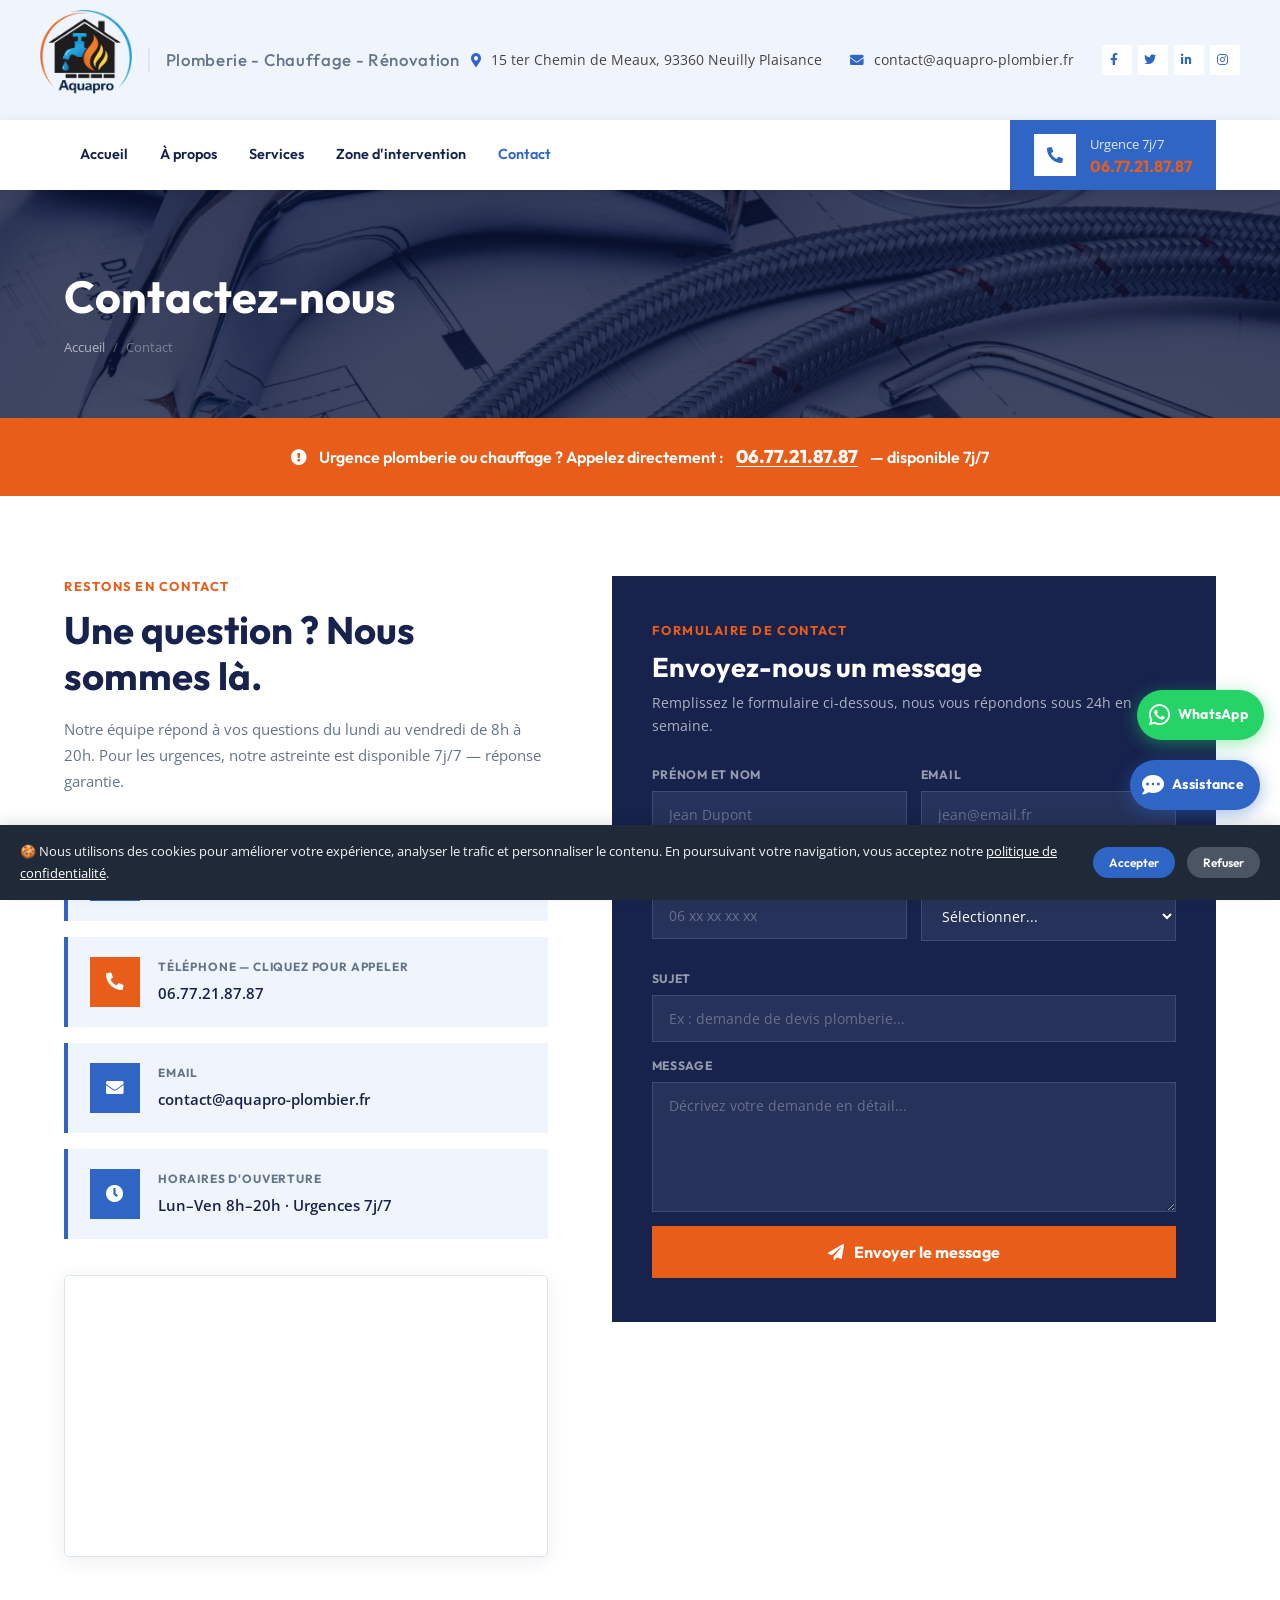
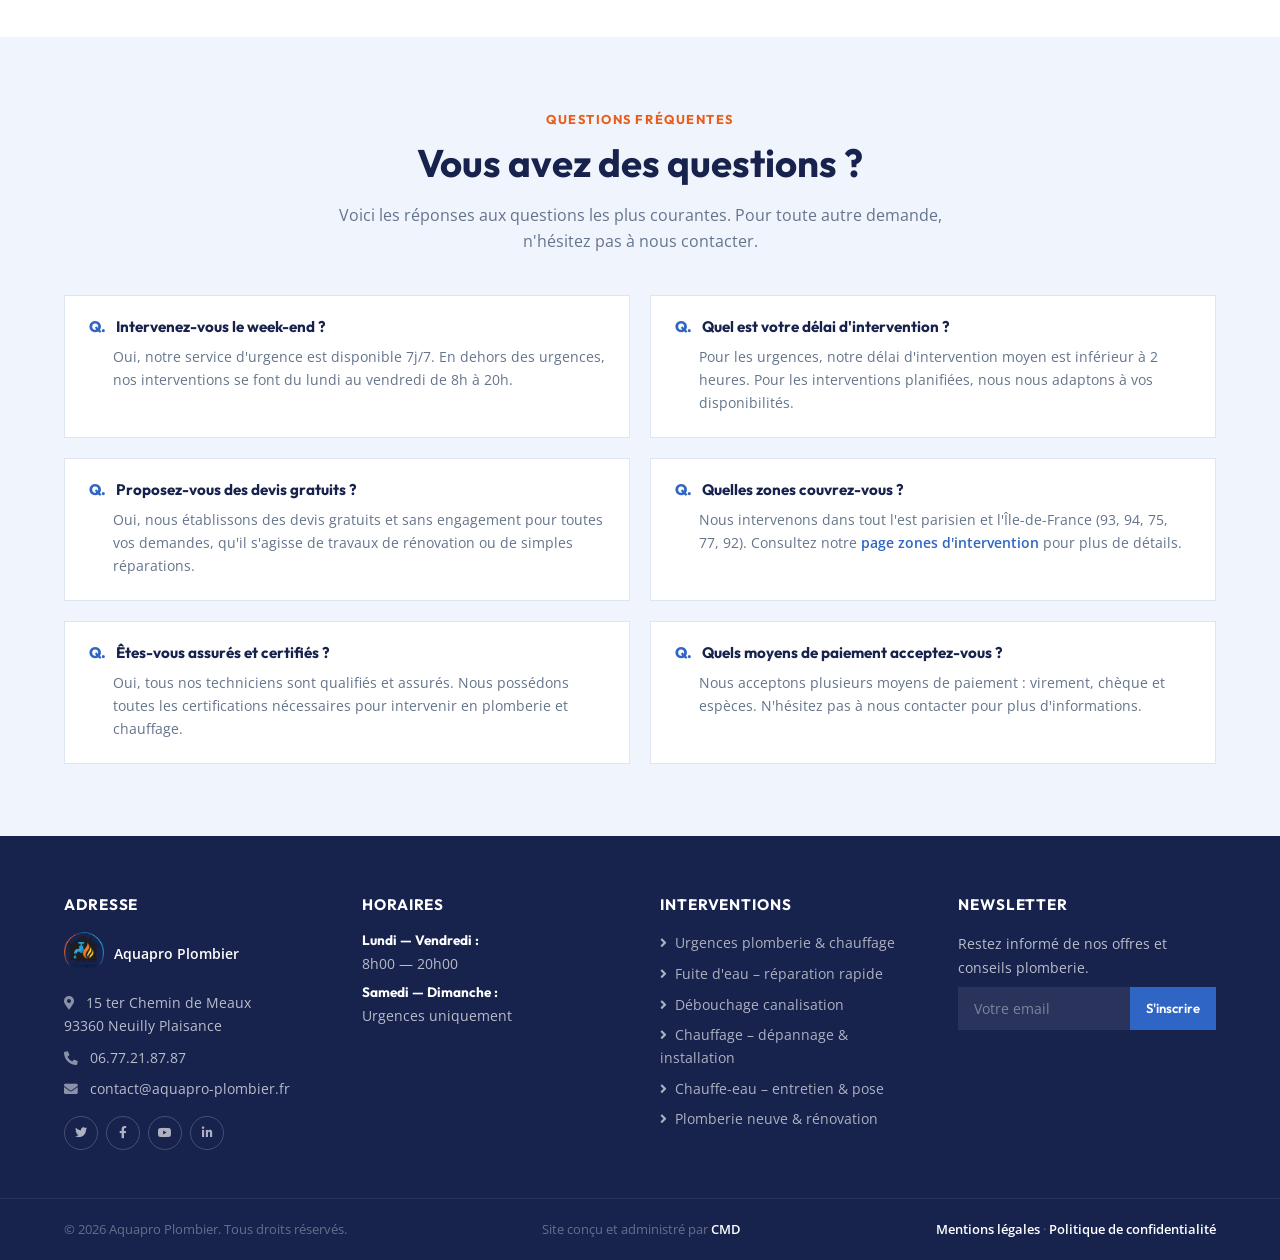
<file: contact.html>
<!DOCTYPE html>
<html lang="fr">
<head>
  <meta charset="UTF-8">
  <meta name="viewport" content="width=device-width, initial-scale=1.0">
  <meta name="author" content="Chris M David">
  <meta name="copyright" content="© 2026 CMD">
  
   <link rel="icon" type="image/x-icon" href="fav/favicon.ico">
<link rel="icon" type="image/png" sizes="16x16" href="fav/favicon-16x16.png">
<link rel="icon" type="image/png" sizes="32x32" href="fav/favicon-32x32.png">
<link rel="apple-touch-icon" sizes="180x180" href="fav/apple-touch-icon.png">
<link rel="icon" type="image/png" sizes="192x192" href="fav/android-chrome-192x192.png">
<link rel="icon" type="image/png" sizes="512x512" href="fav/android-chrome-512x512.png">
<meta name="theme-color" content="#ffffff">

  <title>Contact & Devis gratuit — Aquapro Plombier Neuilly-Plaisance (93)</title>
  <meta name="description" content="Contactez Aquapro Plombier pour un devis gratuit ou une urgence. Disponible 7j/7. Interventions en Seine-Saint-Denis, Val-de-Marne, Paris et Île-de-France. Tél : 06 77 21 87 87.">
  <link rel="canonical" href="https://cmdsolution.github.io/aquapro-plomberie/contact.html">
  <link rel="preconnect" href="https://fonts.googleapis.com">
  <link rel="preconnect" href="https://fonts.gstatic.com" crossorigin>
  <link href="https://fonts.googleapis.com/css2?family=Outfit:wght@400;500;600;700;800&family=Open+Sans:wght@400;500;600&display=swap" rel="stylesheet">
  <link rel="stylesheet" href="https://cdnjs.cloudflare.com/ajax/libs/font-awesome/5.15.4/css/all.min.css">
  <link rel="stylesheet" href="style.css">
  <style>

    /* ── INFO STRIP ── */
    .contact-strip {
      background: var(--primary);
      padding: 0;
    }
    .contact-strip-grid {
      display: grid;
      grid-template-columns: repeat(4, 1fr);
    }
    @media(max-width:900px){ .contact-strip-grid { grid-template-columns: 1fr 1fr; } }
    @media(max-width:480px){ .contact-strip-grid { grid-template-columns: 1fr; } }
    .cs-item {
      display: flex;
      align-items: center;
      gap: 14px;
      padding: 22px 24px;
      border-right: 1px solid rgba(255,255,255,.12);
    }
    .cs-item:last-child { border: none; }
    .cs-icon {
      width: 48px;
      height: 48px;
      background: rgba(255,255,255,.12);
      display: flex;
      align-items: center;
      justify-content: center;
      color: #fff;
      font-size: 1.1rem;
      flex-shrink: 0;
    }
    .cs-item p { color: rgba(255,255,255,.65); font-size: .76rem; margin: 0 0 3px; }
    .cs-item strong { color: #fff; font-size: .88rem; font-family: 'Outfit', sans-serif; display: block; }

    /* ── MAIN CONTACT SECTION ── */
    .contact-main {
      padding: 80px 0;
      background: #fff;
    }
    .contact-main-grid {
      display: grid;
      grid-template-columns: 1fr 1.25fr;
      gap: 64px;
      align-items: start;
    }
    @media(max-width:900px){ .contact-main-grid { grid-template-columns: 1fr; gap: 40px; } }

    /* Left column */
    .contact-left-top {
      margin-bottom: 36px;
    }
    .contact-left-top p { color: var(--grey); font-size: .94rem; line-height: 1.75; margin-top: 14px; }

    .contact-cards { display: flex; flex-direction: column; gap: 16px; margin-bottom: 36px; }
    .contact-card {
      display: flex;
      align-items: center;
      gap: 18px;
      background: var(--light);
      padding: 20px 22px;
      border-left: 4px solid var(--primary);
      transition: .25s;
    }
    .contact-card:hover { border-left-color: var(--secondary); transform: translateX(4px); }
    .cc-icon {
      width: 50px;
      height: 50px;
      background: var(--primary);
      display: flex;
      align-items: center;
      justify-content: center;
      color: #fff;
      font-size: 1.1rem;
      flex-shrink: 0;
    }
    .cc-text label { display: block; font-size: .74rem; color: var(--grey); text-transform: uppercase; letter-spacing: .07em; font-family: 'Outfit', sans-serif; font-weight: 700; margin-bottom: 3px; }
    .cc-text span { font-size: .96rem; font-weight: 600; color: var(--dark); }

    /* Map */
    .contact-map-wrap {
      overflow: hidden;
      border-radius: 4px;
      border: 1px solid var(--border);
      box-shadow: 0 4px 20px rgba(0,0,0,.07);
    }

    /* Right: form card */
    .contact-form-card {
      background: var(--dark);
      padding: 44px 40px;
    }
    @media(max-width:600px){ .contact-form-card { padding: 28px 20px; } }
    .contact-form-card .form-header { margin-bottom: 28px; }
    .contact-form-card .form-header .label-upper { color: var(--secondary); }
    .contact-form-card .form-header h2 { color: #fff; font-size: 1.7rem; margin-bottom: 8px; }
    .contact-form-card .form-header p { color: rgba(255,255,255,.65); font-size: .88rem; line-height: 1.6; }

    .cf-row { display: grid; grid-template-columns: 1fr 1fr; gap: 14px; margin-bottom: 14px; }
    @media(max-width:580px){ .cf-row { grid-template-columns: 1fr; } }
    .cf-group { display: flex; flex-direction: column; gap: 6px; margin-bottom: 14px; }
    .cf-group label { font-size: .76rem; font-weight: 700; font-family: 'Outfit', sans-serif; color: rgba(255,255,255,.55); text-transform: uppercase; letter-spacing: .06em; }
    .cf-group input,
    .cf-group select,
    .cf-group textarea {
      background: rgba(255,255,255,.07);
      border: 1px solid rgba(255,255,255,.12);
      padding: 13px 16px;
      font-family: 'Open Sans', sans-serif;
      font-size: .9rem;
      color: #fff;
      outline: none;
      transition: .25s;
      width: 100%;
    }
    .cf-group input::placeholder,
    .cf-group textarea::placeholder { color: rgba(255,255,255,.3); }
    .cf-group input:focus,
    .cf-group select:focus,
    .cf-group textarea:focus {
      border-color: var(--secondary);
      background: rgba(255,255,255,.11);
    }
    .cf-group select option { background: var(--dark); color: #fff; }
    .cf-group textarea { min-height: 130px; resize: vertical; }
    .btn-submit-form {
      width: 100%;
      background: var(--secondary);
      color: #fff;
      border: none;
      padding: 16px;
      font-family: 'Outfit', sans-serif;
      font-weight: 700;
      font-size: 1rem;
      cursor: pointer;
      transition: .3s;
      margin-top: 4px;
      display: flex;
      align-items: center;
      justify-content: center;
      gap: 10px;
    }
    .btn-submit-form:hover { background: #c94d12; }

    /* ── URGENCY BAND ── */
    .urgency-band {
      background: var(--secondary);
      padding: 24px 0;
      text-align: center;
    }
    .urgency-band p { color: #fff; font-family: 'Outfit', sans-serif; font-weight: 600; font-size: 1rem; margin: 0; display: flex; align-items: center; justify-content: center; gap: 12px; flex-wrap: wrap; }
    .urgency-band a { color: #fff; font-weight: 800; font-size: 1.15rem; text-decoration: underline; text-underline-offset: 3px; }

    /* ── FAQ SECTION ── */
    .faq-section { padding: 72px 0; background: var(--light); }
    .faq-grid { display: grid; grid-template-columns: 1fr 1fr; gap: 20px; margin-top: 40px; }
    @media(max-width:768px){ .faq-grid { grid-template-columns: 1fr; } }
    .faq-item {
      background: #fff;
      border: 1px solid var(--border);
      padding: 22px 24px;
      transition: .25s;
    }
    .faq-item:hover { border-color: var(--primary); }
    .faq-item h5 {
      font-family: 'Outfit', sans-serif;
      font-size: .95rem;
      font-weight: 700;
      color: var(--dark);
      margin-bottom: 10px;
      display: flex;
      align-items: flex-start;
      gap: 10px;
    }
    .faq-item h5::before {
      content: 'Q.';
      color: var(--primary);
      font-weight: 800;
      flex-shrink: 0;
    }
    .faq-item p { font-size: .87rem; color: var(--grey); line-height: 1.65; margin: 0; padding-left: 24px; }
  </style>
</head>
<body>

<!-- TOPBAR -->
<div class="topbar">
  <div class="container topbar-inner">
    <div class="logo">
      <a href="index.html"><img src="img/logo.webp" alt="Aquapro Plombier"></a>
      <div class="logo-tagline">Plomberie - Chauffage - Rénovation</div>
    </div>
    <div class="topbar-info">
      <span><i class="fa fa-map-marker-alt"></i> 15 ter Chemin de Meaux, 93360 Neuilly Plaisance</span>
      <span><i class="fa fa-envelope"></i> contact@aquapro-plombier.fr</span>
      <div class="topbar-social">
        <a href="#"><i class="fab fa-facebook-f"></i></a>
        <a href="#"><i class="fab fa-twitter"></i></a>
        <a href="#"><i class="fab fa-linkedin-in"></i></a>
        <a href="#"><i class="fab fa-instagram"></i></a>
      </div>
    </div>
  </div>
</div>

<!-- NAVBAR -->
<nav class="navbar" id="navbar">
  <div class="container navbar-inner">
    <a href="index.html" class="nav-logo">Aquapro Plombier</a>
    <button class="burger" id="burger"><i class="fa fa-bars"></i></button>
    <div class="nav-menu" id="nav-menu">
      <a href="index.html" class="nav-link">Accueil</a>
      <a href="about.html" class="nav-link">À propos</a>
      <a href="services.html" class="nav-link">Services</a>
      <a href="zone-intervention.html" class="nav-link">Zone d'intervention</a>
      <a href="contact.html" class="nav-link">Contact</a>
    </div>
    <div class="nav-phone">
      <div class="nav-phone-icon"><i class="fa fa-phone-alt"></i></div>
      <div><p>Urgence 7j/7</p><h5>06.77.21.87.87</h5></div>
    </div>
  </div>
</nav>

<!-- HERO -->
<div class="page-hero" style="background-image: linear-gradient(rgba(10,20,55,.78), rgba(10,20,55,.78)), url('img/bg2.jpg'); background-size:cover; background-position:center top;">
  <div class="container">
    <h1>Contactez-nous</h1>
    <nav class="breadcrumb">
      <a href="index.html">Accueil</a>
      <span>/</span>
      <span>Contact</span>
    </nav>
  </div>
</div>

<!-- URGENCY BAND -->
<div class="urgency-band" style="margin-top:0;">
  <div class="container">
    <p><i class="fa fa-exclamation-circle"></i> Urgence plomberie ou chauffage ? Appelez directement : <a href="tel:+33677218787">06.77.21.87.87</a> — disponible 7j/7</p>
  </div>
</div>

<!-- MAIN CONTACT -->
<section class="contact-main">
  <div class="container">
    <div class="contact-main-grid">

      <!-- LEFT COLUMN -->
      <div class="fade-in">
        <div class="contact-left-top">
          <span class="label-upper">Restons en contact</span>
          <h2 class="section-title">Une question ? Nous sommes là.</h2>
          <p>Notre équipe répond à vos questions du lundi au vendredi de 8h à 20h. Pour les urgences, notre astreinte est disponible 7j/7 — réponse garantie.</p>
        </div>

        <div class="contact-cards">
          <div class="contact-card">
            <div class="cc-icon"><i class="fa fa-map-marker-alt"></i></div>
            <div class="cc-text">
              <label>Adresse</label>
              <span>15 ter Chemin de Meaux, 93360 Neuilly Plaisance</span>
            </div>
          </div>
          <a href="tel:+33677218787" class="contact-card" style="text-decoration:none;">
            <div class="cc-icon" style="background:var(--secondary);"><i class="fa fa-phone-alt"></i></div>
            <div class="cc-text">
              <label>Téléphone — cliquez pour appeler</label>
              <span>06.77.21.87.87</span>
            </div>
          </a>
          <a href="mailto:contact@aquaproplombier.fr" class="contact-card" style="text-decoration:none;">
            <div class="cc-icon"><i class="fa fa-envelope"></i></div>
            <div class="cc-text">
              <label>Email</label>
              <span>contact@aquapro-plombier.fr</span>
            </div>
          </a>
          <div class="contact-card">
            <div class="cc-icon"><i class="fa fa-clock"></i></div>
            <div class="cc-text">
              <label>Horaires d'ouverture</label>
              <span>Lun–Ven 8h–20h · Urgences 7j/7</span>
            </div>
          </div>
        </div>

        <div class="contact-map-wrap">
          <iframe
            src="https://www.google.com/maps?q=15+ter+Chemin+de+Meaux,+93360+Neuilly+Plaisance&output=embed"
            width="100%"
            height="280"
            style="border:0;display:block;"
            allowfullscreen=""
            loading="lazy">
          </iframe>
        </div>
      </div>

      <!-- RIGHT: FORM -->
      <div class="contact-form-card fade-in">
        <div class="form-header">
          <span class="label-upper">Formulaire de contact</span>
          <h2>Envoyez-nous un message</h2>
          <p>Remplissez le formulaire ci-dessous, nous vous répondons sous 24h en semaine.</p>
        </div>

        <form id="contact-form" action="https://formspree.io/f/mqewwvbw" method="POST">
          <div class="cf-row">
            <div class="cf-group">
              <label>Prénom et nom</label>
              <input type="text" name="nom" placeholder="Jean Dupont" required>
            </div>
            <div class="cf-group">
              <label>Email</label>
              <input type="email" name="email" placeholder="jean@email.fr" required>
            </div>
          </div>
          <div class="cf-row">
            <div class="cf-group">
              <label>Téléphone</label>
              <input type="tel" name="telephone" placeholder="06 xx xx xx xx">
            </div>
            <div class="cf-group">
              <label>Type de demande</label>
              <select name="type">
                <option value="">Sélectionner...</option>
                <option value="devis">Demande de devis</option>
                <option value="urgence">Urgence</option>
                <option value="information">Information</option>
                <option value="autre">Autre</option>
              </select>
            </div>
          </div>
          <div class="cf-group">
            <label>Sujet</label>
            <input type="text" name="sujet" placeholder="Ex : demande de devis plomberie..." required>
          </div>
          <div class="cf-group">
            <label>Message</label>
            <textarea name="message" placeholder="Décrivez votre demande en détail..."></textarea>
          </div>
          <input type="hidden" name="_subject" value="Nouveau message de contact — AquaPro">
          <button type="submit" class="btn-submit-form">
            <i class="fa fa-paper-plane"></i> Envoyer le message
          </button>
        </form>

        <div id="form-success" style="display:none; background:#22c55e; color:#fff; padding:16px 24px; margin-top:16px; text-align:center; font-size:1rem;">
          ✅ Votre message a bien été envoyé ! Nous vous répondrons très rapidement.
        </div>
      </div>

    </div>
  </div>
</section>

<!-- FAQ SECTION -->
<section class="faq-section">
  <div class="container">
    <div class="text-center" style="max-width:620px;margin:0 auto;">
      <span class="label-upper">Questions fréquentes</span>
      <h2 class="section-title">Vous avez des questions ?</h2>
      <p class="text-muted">Voici les réponses aux questions les plus courantes. Pour toute autre demande, n'hésitez pas à nous contacter.</p>
    </div>
    <div class="faq-grid">
      <div class="faq-item fade-in">
        <h5>Intervenez-vous le week-end ?</h5>
        <p>Oui, notre service d'urgence est disponible 7j/7. En dehors des urgences, nos interventions se font du lundi au vendredi de 8h à 20h.</p>
      </div>
      <div class="faq-item fade-in">
        <h5>Quel est votre délai d'intervention ?</h5>
        <p>Pour les urgences, notre délai d'intervention moyen est inférieur à 2 heures. Pour les interventions planifiées, nous nous adaptons à vos disponibilités.</p>
      </div>
      <div class="faq-item fade-in">
        <h5>Proposez-vous des devis gratuits ?</h5>
        <p>Oui, nous établissons des devis gratuits et sans engagement pour toutes vos demandes, qu'il s'agisse de travaux de rénovation ou de simples réparations.</p>
      </div>
      <div class="faq-item fade-in">
        <h5>Quelles zones couvrez-vous ?</h5>
        <p>Nous intervenons dans tout l'est parisien et l'Île-de-France (93, 94, 75, 77, 92). Consultez notre <a href="zone-intervention.html" style="color:var(--primary);font-weight:600;">page zones d'intervention</a> pour plus de détails.</p>
      </div>
      <div class="faq-item fade-in">
        <h5>Êtes-vous assurés et certifiés ?</h5>
        <p>Oui, tous nos techniciens sont qualifiés et assurés. Nous possédons toutes les certifications nécessaires pour intervenir en plomberie et chauffage.</p>
      </div>
      <div class="faq-item fade-in">
        <h5>Quels moyens de paiement acceptez-vous ?</h5>
        <p>Nous acceptons plusieurs moyens de paiement : virement, chèque et espèces. N'hésitez pas à nous contacter pour plus d'informations.</p>
      </div>
    </div>
  </div>
</section>

<!-- FOOTER -->
<footer class="footer">
  <div class="container">
    <div class="footer-grid">
      <div>
        <h4>Adresse</h4>
		<div class="footer-brand">
  <img src="img/logo.webp" alt="Aquapro Plombier">
  <span>Aquapro Plombier</span>
</div>
       <p><i class="fa fa-map-marker-alt"></i> 15 ter Chemin de Meaux<br>93360 Neuilly Plaisance</p>
        <p><i class="fa fa-phone-alt"></i> 06.77.21.87.87</p>
        <p><i class="fa fa-envelope"></i> contact@aquapro-plombier.fr</p>
        <div class="footer-social">
          <a href="#"><i class="fab fa-twitter"></i></a>
          <a href="#"><i class="fab fa-facebook-f"></i></a>
          <a href="#"><i class="fab fa-youtube"></i></a>
          <a href="#"><i class="fab fa-linkedin-in"></i></a>
        </div>
      </div>
      <div>
        <h4>Horaires</h4>
        <h6>Lundi — Vendredi :</h6>
        <p class="mb-4">8h00 — 20h00</p>
        <h6>Samedi — Dimanche :</h6>
        <p>Urgences uniquement</p>
      </div>
      <div>
        <h4>Interventions</h4>
        <a class="footer-link" href="services.html#urgence">Urgences plomberie &amp; chauffage</a>
        <a class="footer-link" href="services.html#fuites">Fuite d'eau – réparation rapide</a>
        <a class="footer-link" href="services.html#debouchage">Débouchage canalisation</a>
        <a class="footer-link" href="services.html#chauffage">Chauffage – dépannage &amp; installation</a>
        <a class="footer-link" href="services.html#chauffe-eau">Chauffe-eau – entretien &amp; pose</a>
        <a class="footer-link" href="services.html#renovation">Plomberie neuve &amp; rénovation</a>
      </div>
      <div>
        <h4>Newsletter</h4>
        <p>Restez informé de nos offres et conseils plomberie.</p>
        <form id="newsletter-form" class="newsletter-wrap">
          <input type="email" name="email" placeholder="Votre email" required>
          <button type="submit">S'inscrire</button>
        </form>
        <p id="newsletter-message" style="display:none; margin-top:10px;"></p>
      </div>
    </div>
  </div>
  <div class="footer-bottom">
    <div class="container footer-bottom-inner">
      <span>© 2026 Aquapro Plombier. Tous droits réservés.</span>
      <span>Site conçu et administré par <a href="https://" target="_blank">CMD</a></span>
      <span><a href="mentions-legales.html" target="_blank">Mentions légales</a> · <a href="politique-de-confidentialite.html" target="_blank">Politique de confidentialité</a></span>
    </div>
  </div>
</footer>

<a href="#" class="back-to-top" id="back-to-top"><i class="fa fa-arrow-up"></i></a>

<script src="main.js"></script>
<script>
  const nlForm = document.getElementById('newsletter-form');
  const nlMsg = document.getElementById('newsletter-message');
  if (nlForm) {
    nlForm.addEventListener('submit', function(e) {
      e.preventDefault();
      fetch("https://formspree.io/f/maqagqjp", { method:"POST", body:new FormData(nlForm), headers:{'Accept':'application/json'} })
        .then(r => { nlMsg.style.display='block'; nlMsg.style.color= r.ok ? 'green' : 'red'; nlMsg.textContent= r.ok ? 'Merci pour votre inscription !' : 'Une erreur est survenue.'; if(r.ok) nlForm.reset(); })
        .catch(() => { nlMsg.style.display='block'; nlMsg.style.color='red'; nlMsg.textContent='Problème de connexion.'; });
    });
  }
</script>
</body>
</html>
</file>
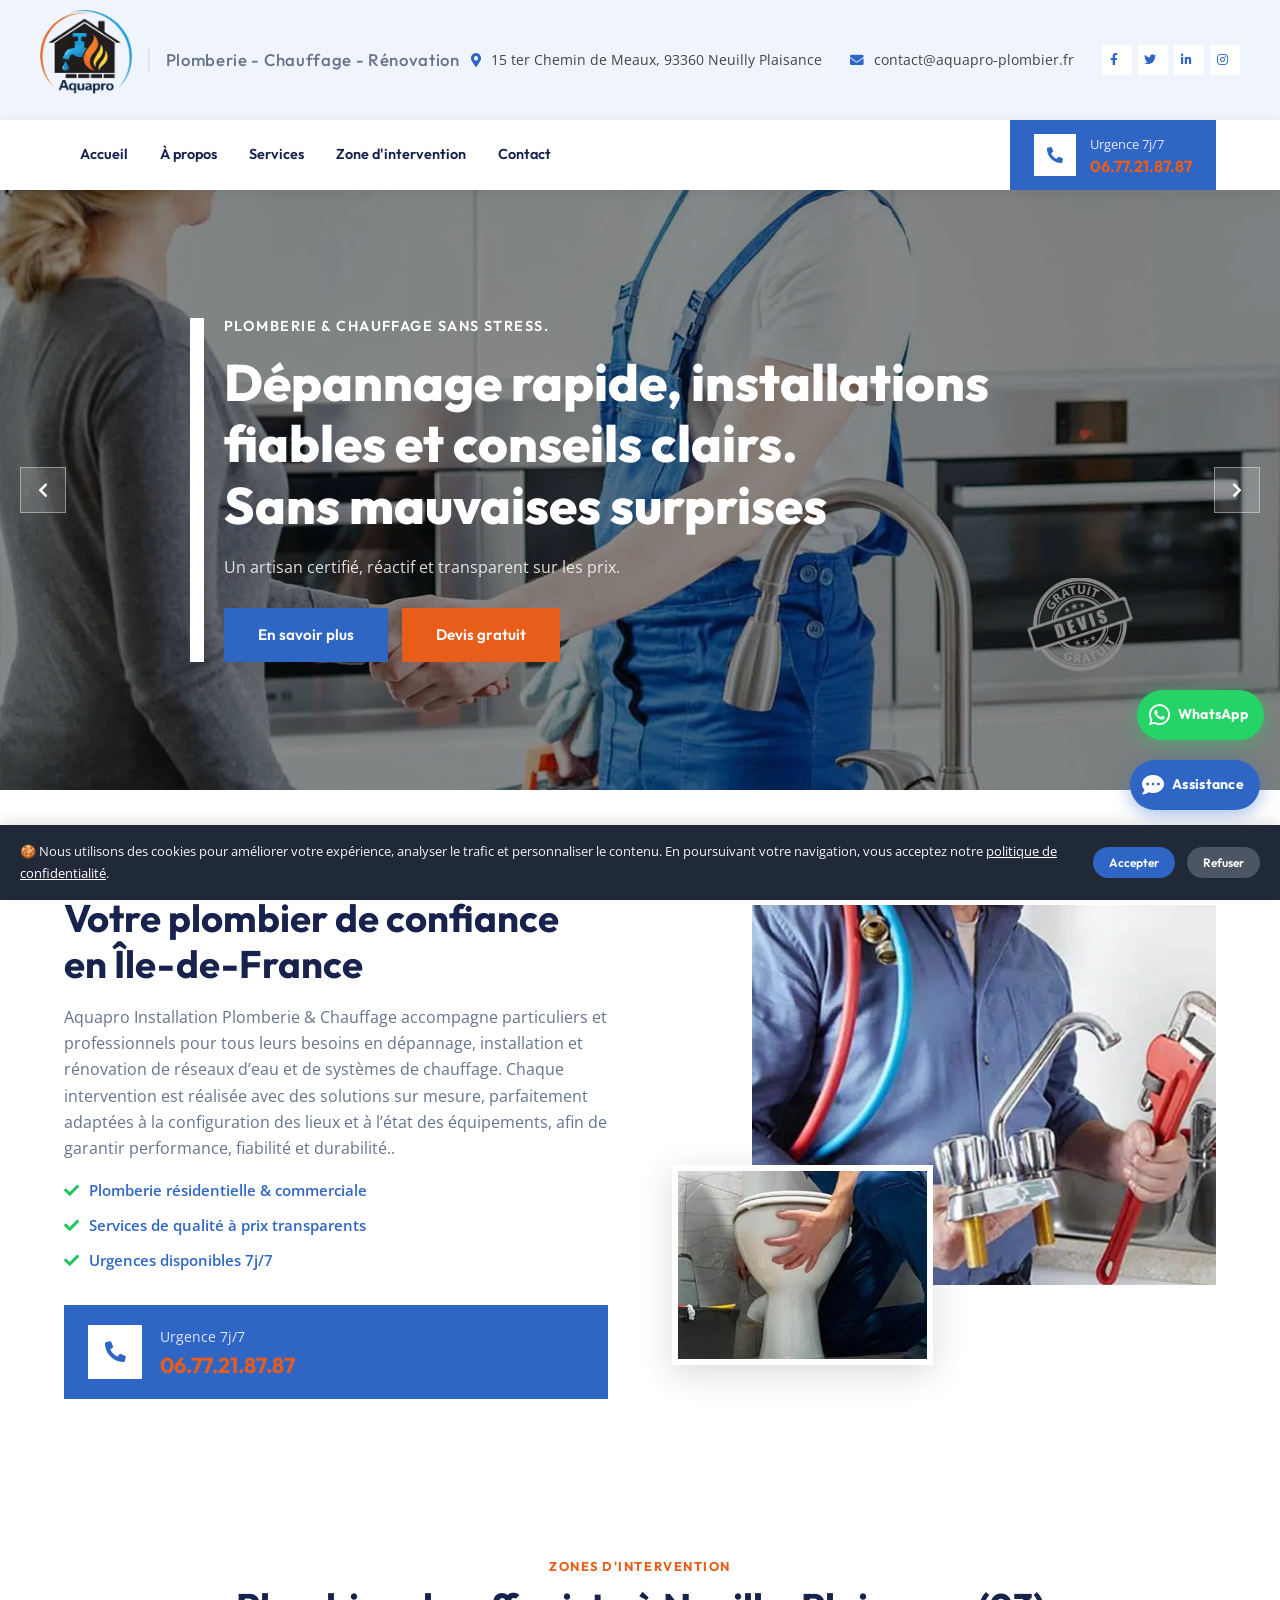
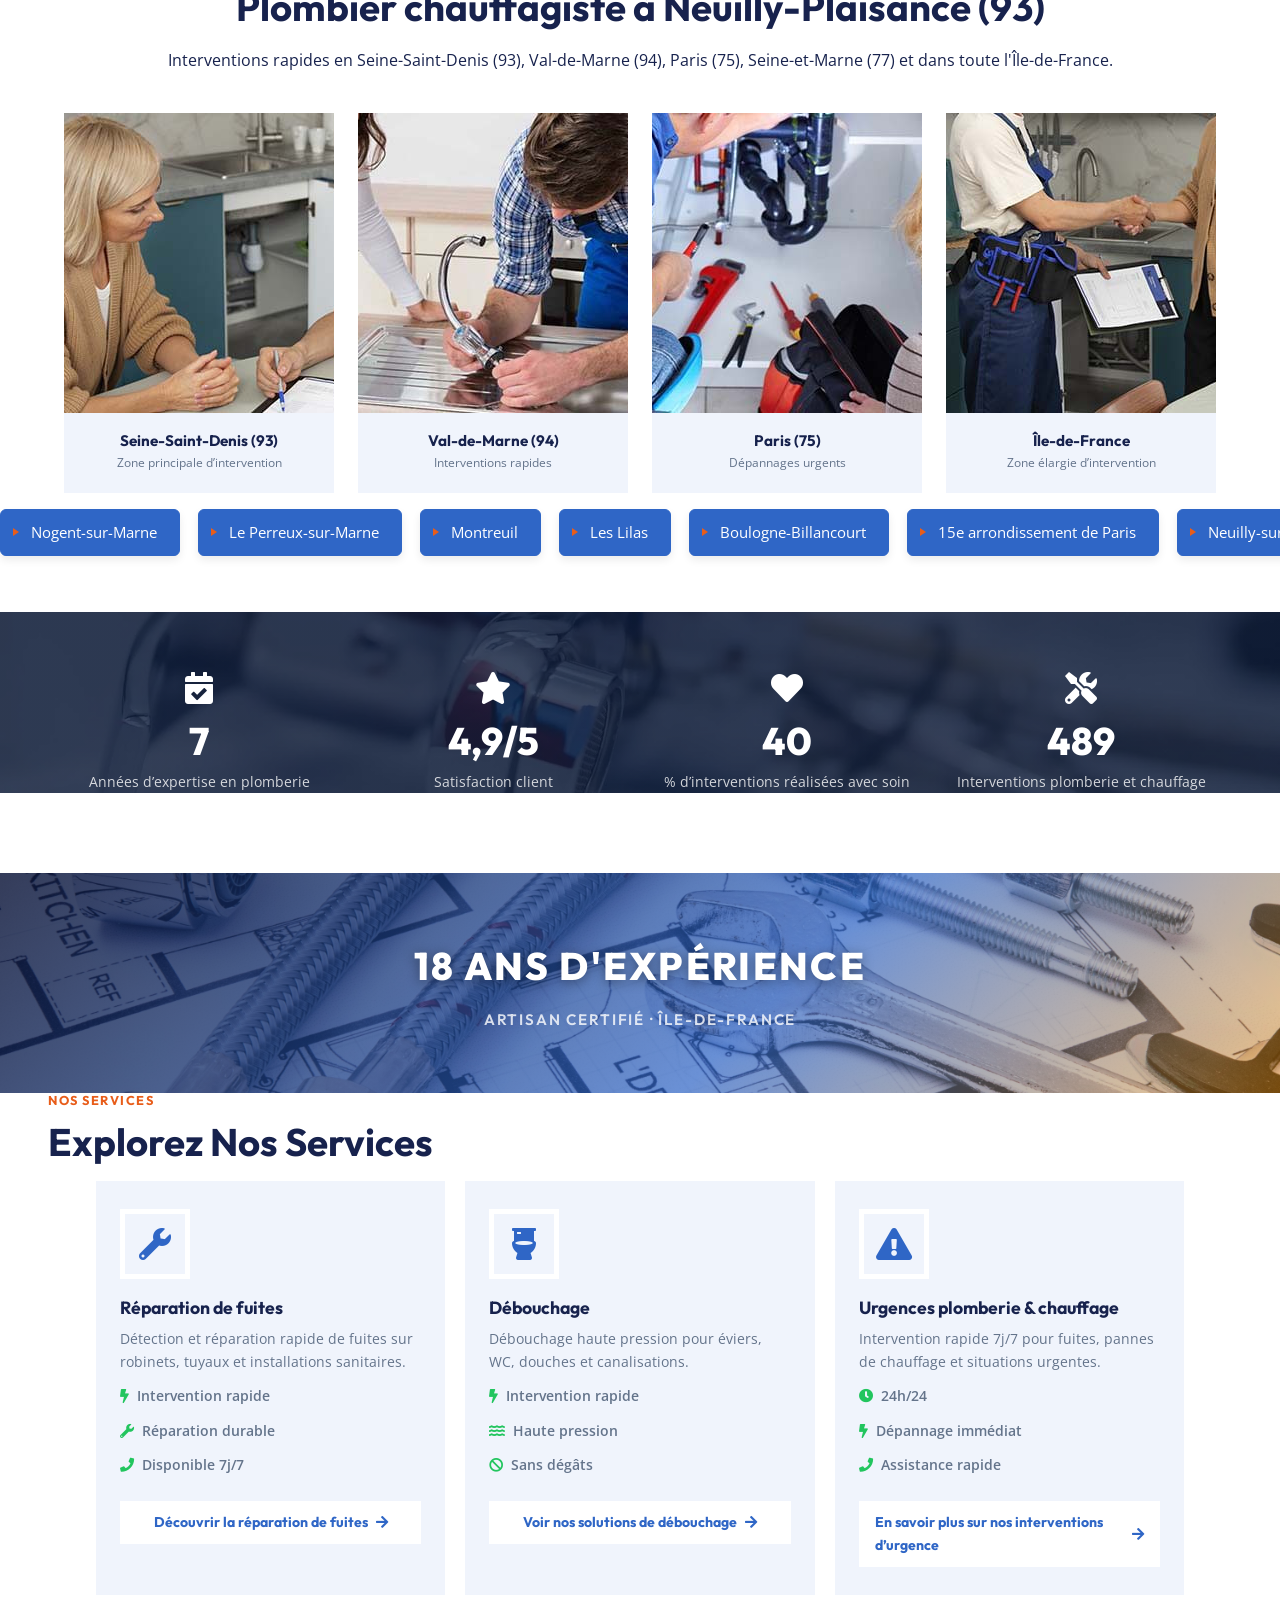
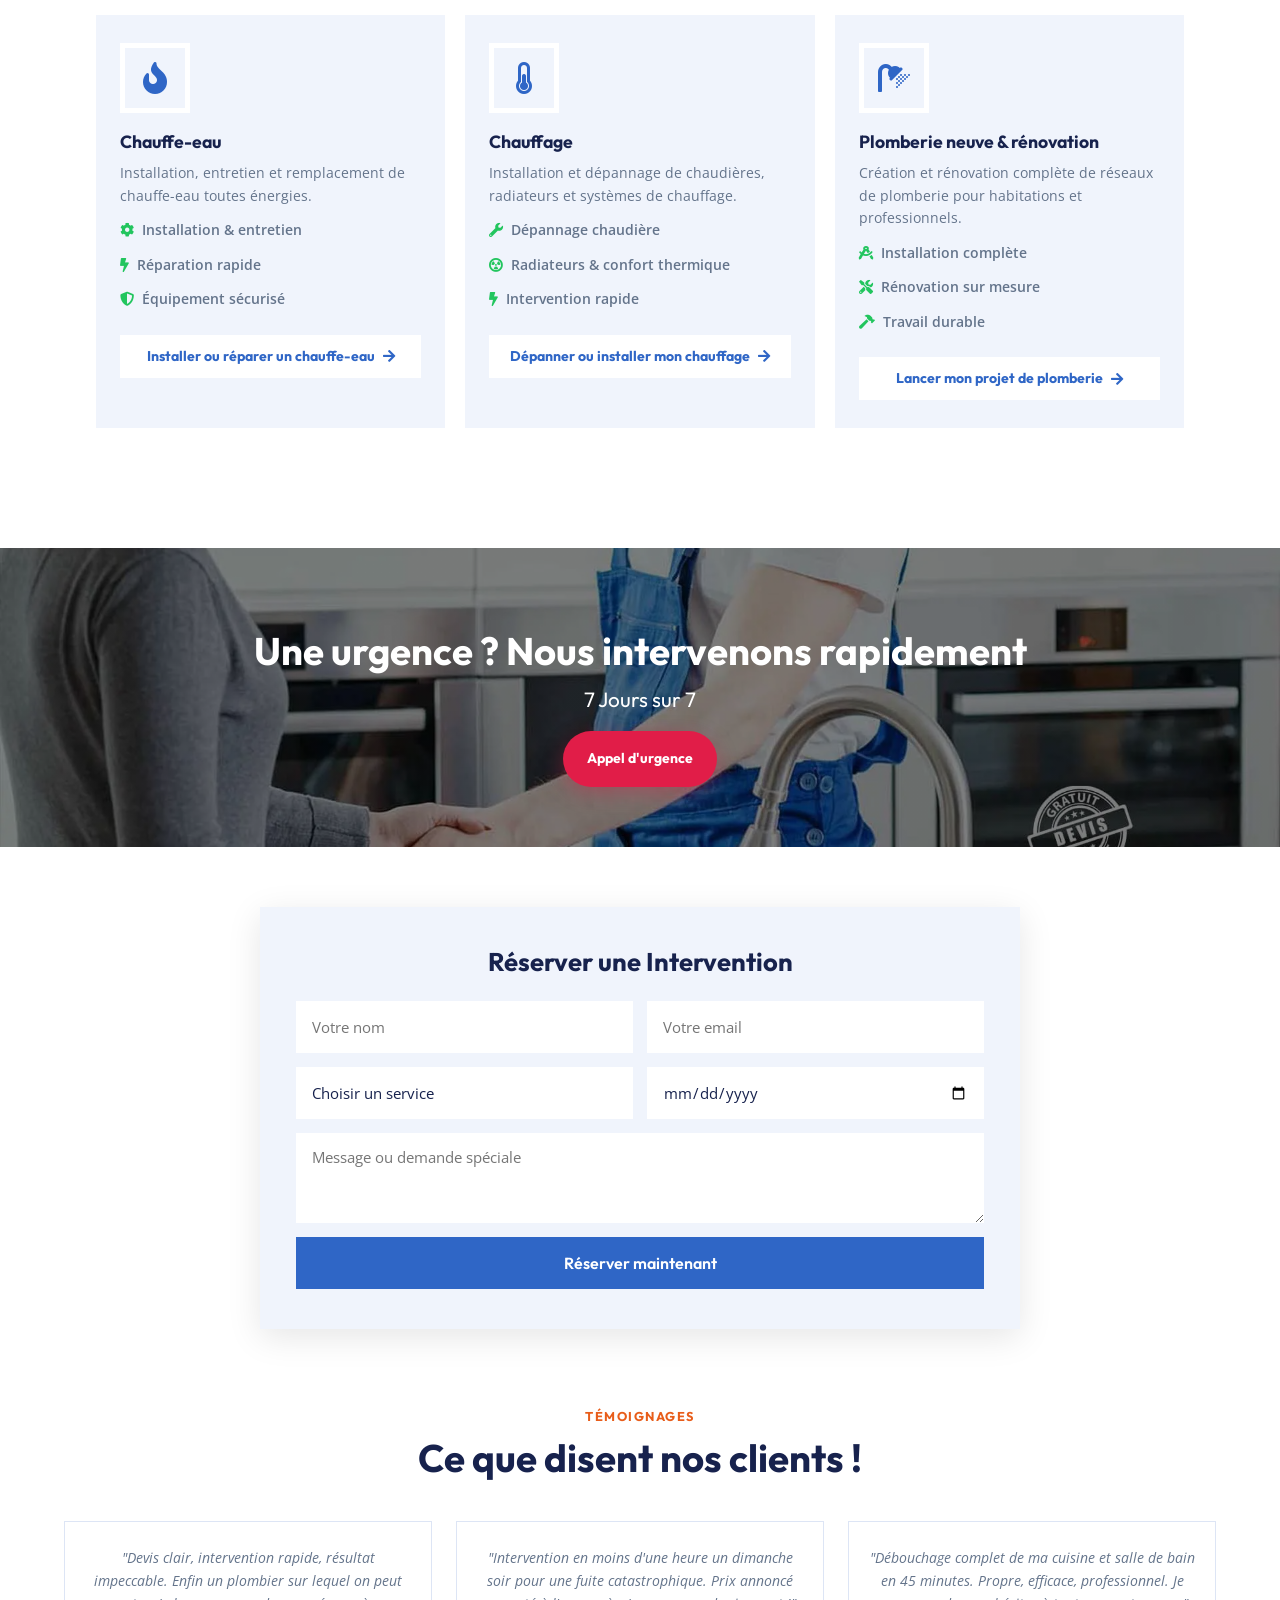
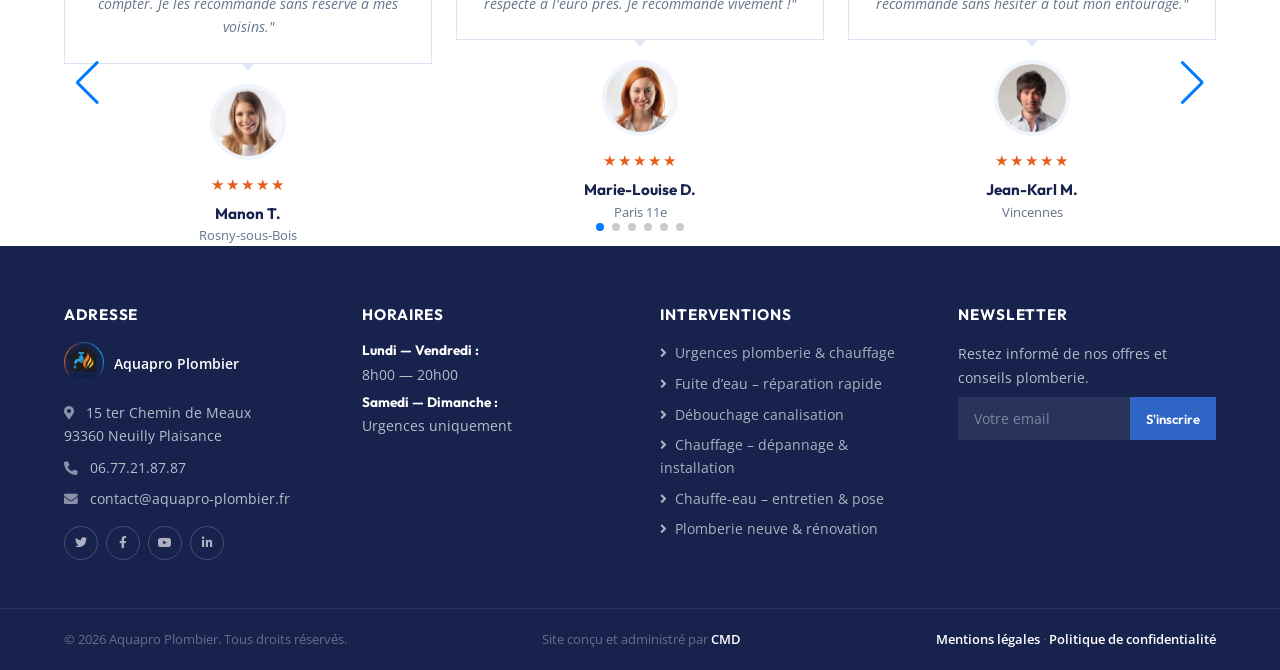
<file: index2.html>
<!DOCTYPE html>
<html lang="fr">
<head>
  <meta charset="UTF-8">
  <meta name="viewport" content="width=device-width, initial-scale=1.0">
  
  <meta name="author" content="Chris M David">
  <meta name="copyright" content="© 2026 CMD">
  
<link rel="icon" type="image/x-icon" href="fav/favicon.ico">
<link rel="icon" type="image/png" sizes="16x16" href="fav/favicon-16x16.png">
<link rel="icon" type="image/png" sizes="32x32" href="fav/favicon-32x32.png">
<link rel="apple-touch-icon" sizes="180x180" href="fav/apple-touch-icon.png">
<link rel="icon" type="image/png" sizes="192x192" href="fav/android-chrome-192x192.png">
<link rel="icon" type="image/png" sizes="512x512" href="fav/android-chrome-512x512.png">
<meta name="theme-color" content="#ffffff">
  
  <title>Aquapro Plombier — Plomberie & Chauffage à Neuilly-Plaisance (93)</title>
  <meta name="description" content="Plombier chauffagiste à Neuilly-Plaisance (93). Dépannage, débouchage, installation et rénovation en Seine-Saint-Denis, Val-de-Marne, Paris et toute l'Île-de-France. Urgences 7j/7. Devis gratuit.">
  <meta name="keywords" content="plombier Neuilly-Plaisance, plombier 93, chauffagiste Seine-Saint-Denis, débouchage urgence Paris, dépannage plomberie Île-de-France">
  <link rel="canonical" href="https://cmdsolution.github.io/aquapro-plomberie/index.html">
  <!-- Schema.org LocalBusiness -->
  <script type="application/ld+json">
  {
    "@context": "https://schema.org",
    "@type": "Plumber",
    "name": "Aquapro Plombier",
    "image": "https://cmdsolution.github.io/aquapro-plomberie/img/logo.webp",
    "url": "https://cmdsolution.github.io/aquapro-plomberie/",
    "telephone": "+33677218787",
    "email": "contact@aquaproplombier.fr",
    "address": {
      "@type": "PostalAddress",
      "streetAddress": "15 ter Chemin de Meaux",
      "addressLocality": "Neuilly-Plaisance",
      "postalCode": "93360",
      "addressCountry": "FR"
    },
    "geo": {
      "@type": "GeoCoordinates",
      "latitude": 48.8667,
      "longitude": 2.5167
    },
    "openingHoursSpecification": [
      {
        "@type": "OpeningHoursSpecification",
        "dayOfWeek": ["Monday","Tuesday","Wednesday","Thursday","Friday"],
        "opens": "08:00",
        "closes": "20:00"
      }
    ],
    "areaServed": ["Paris","Seine-Saint-Denis","Val-de-Marne","Seine-et-Marne","Île-de-France"],
    "priceRange": "€€",
    "description": "Plombier chauffagiste à Neuilly-Plaisance (93). Dépannage, débouchage, installation et rénovation en Île-de-France. Urgences 7j/7.",
    "sameAs": []
  }
  </script>
  <link rel="preconnect" href="https://fonts.googleapis.com">
  <link rel="preconnect" href="https://fonts.gstatic.com" crossorigin>
  <link href="https://fonts.googleapis.com/css2?family=Outfit:wght@400;500;600;700;800&family=Open+Sans:wght@400;500;600&display=swap" rel="stylesheet">
  <link rel="stylesheet" href="https://cdnjs.cloudflare.com/ajax/libs/font-awesome/5.15.4/css/all.min.css">
  <link rel="stylesheet" href="https://cdn.jsdelivr.net/npm/swiper@11/swiper-bundle.min.css">
  <link rel="stylesheet" href="style.css">
  
  <style>
  body {
    margin: 0;
    padding: 0;
  }

  /* supprime le blanc sous le bloc bleu */
  .facts-bar.premium-facts,
  .section-pad:last-of-type,
  .booking-banner,
  .footer {
    margin-bottom: 0;
    padding-bottom: 0;
  }
</style>
</head>
<body>

  <!-- TOPBAR -->
  <div class="topbar">
    <div class="container topbar-inner">
<div class="logo">
  <a href="index.html">
    <img src="img/logo.webp" alt="Aquapro Plombier">
  </a>
  <div class="logo-tagline">Plomberie - Chauffage - Rénovation</div>
</div> 
      <div class="topbar-info">
        <span><i class="fa fa-map-marker-alt"></i> 15 ter Chemin de Meaux, 93360 Neuilly Plaisance</span>
        <span><i class="fa fa-envelope"></i> contact@aquapro-plombier.fr</span>
        <div class="topbar-social">
          <a href="#"><i class="fab fa-facebook-f"></i></a>
          <a href="#"><i class="fab fa-twitter"></i></a>
          <a href="#"><i class="fab fa-linkedin-in"></i></a>
          <a href="#"><i class="fab fa-instagram"></i></a>
        </div>
      </div>
    </div>
  </div>

  <!-- NAVBAR -->
  <nav class="navbar" id="navbar">
    <div class="container navbar-inner">
      <a href="index.html" class="nav-logo">Aquapro Plombier</a>
      <button class="burger" id="burger"><i class="fa fa-bars"></i></button>
      <div class="nav-menu" id="nav-menu">
        <a href="index.html" class="nav-link">Accueil</a>
        <a href="about.html" class="nav-link">À propos</a>
        <a href="services.html" class="nav-link">Services</a>
        <a href="zone-intervention.html" class="nav-link">Zone d'intervention</a>
        <a href="contact.html" class="nav-link">Contact</a>
      </div>
      <div class="nav-phone">
        <div class="nav-phone-icon"><i class="fa fa-phone-alt"></i></div>
        <div>
          <p>Urgence 7j/7</p>
          <h5>06.77.21.87.87</h5>
        </div>
      </div>
    </div>
  </nav>

  <!-- CAROUSEL -->
  <div class="carousel-wrap">
    <div class="carousel" id="carousel">
      <div class="carousel-slide active">
        <img src="img/carousel-1.webp" alt="Service résidentiel">
        <div class="carousel-overlay">
          <div class="container">
            <div class="carousel-content">
              <h5>Plomberie & Chauffage sans stress.</h5>
              <h1>Dépannage rapide, installations fiables et conseils clairs.<br>Sans mauvaises surprises</h1>
              <p>Un artisan certifié, réactif et transparent sur les prix.</p>
              <div class="carousel-btns">
                <a href="services.html" class="btn-primary">En savoir plus</a>
                <a href="contact.html" class="btn-secondary">Devis gratuit</a>
              </div>
            </div>
          </div>
        </div>
      </div>
      <div class="carousel-slide">
        <img src="img/carousel-2.webp" alt="Service commercial">
        <div class="carousel-overlay">
          <div class="container">
            <div class="carousel-content">
              <h5>Un partenaire fiable pour votre activité</h5>
              <h1>Une panne ? J’interviens vite, avec des solutions fiables dans le temps.</h1>
              <p>Interventions rapides et solutions pérennes pour ne jamais ralentir votre business..</p>
              <div class="carousel-btns">
                <a href="services.html" class="btn-primary">En savoir plus</a>
                <a href="contact.html" class="btn-secondary">Devis gratuit</a>
              </div>
            </div>
          </div>
        </div>
      </div>
      <div class="carousel-slide">
        <img src="img/carousel-3.webp" alt="Service urgence">
        <div class="carousel-overlay">
          <div class="container">
            <div class="carousel-content">
              <h5>Réparer, améliorer, optimiser votre installation</h5>
              <h1>Fuites, pannes, remplacement ou modernisation, je trouve la solution adaptée.</h1>
              <p>Je ne fais pas que réparer, j'améliore.</p>
              <div class="carousel-btns">
                <a href="services.html" class="btn-primary">En savoir plus</a>
                <a href="contact.html" class="btn-secondary">Devis gratuit</a>
              </div>
            </div>
          </div>
        </div>
      </div>
    </div>
    <button class="carousel-btn prev" id="carousel-prev"><i class="fa fa-chevron-left"></i></button>
    <button class="carousel-btn next" id="carousel-next"><i class="fa fa-chevron-right"></i></button>
  </div>


  <!-- ABOUT -->
  <section class="section-pad">
    <div class="container">
      <div class="grid-2-about">
        <div class="fade-in">
          <h6 class="label-upper">À propos de nous</h6>
          <h1 class="section-title">Votre plombier de confiance en Île-de-France<br></h1>
          <p class="text-muted mb-3">Aquapro Installation Plomberie & Chauffage accompagne particuliers et professionnels pour tous leurs besoins en dépannage, installation et rénovation de réseaux d’eau et de systèmes de chauffage.

Chaque intervention est réalisée avec des solutions sur mesure, parfaitement adaptées à la configuration des lieux et à l’état des équipements, afin de garantir performance, fiabilité et durabilité..</p>
          <p class="check-line"><i class="fa fa-check text-success"></i> Plomberie résidentielle & commerciale</p>
          <p class="check-line"><i class="fa fa-check text-success"></i> Services de qualité à prix transparents</p>
          <p class="check-line"><i class="fa fa-check text-success"></i> Urgences disponibles 7j/7</p>
          <div class="phone-box">
            <div class="phone-icon"><i class="fa fa-phone-alt fa-lg"></i></div>
            <div>
              <p>Urgence 7j/7</p>
              <h3>06.77.21.87.87</h3>
            </div>
          </div>
        </div>
        <div class="about-imgs fade-in">
          <img class="about-img-main" src="img/about-3.webp" alt="Plombier AquaPro">
          <img class="about-img-inset" src="img/about-4.webp" alt="Équipe AquaPro">
        </div>
      </div>
    </div>
  </section>

 <!-- ZONES D'INTERVENTION -->
<section class="section-pad">
  <div class="container">

    <div class="text-center mb-5">
      <h6 class="label-upper">Zones d'intervention</h6>

      <h1 class="section-title">
        Plombier chauffagiste à Neuilly-Plaisance (93)
      </h1>

      <p>
        Interventions rapides en Seine-Saint-Denis (93), Val-de-Marne (94), Paris (75), Seine-et-Marne (77) et dans toute l'Île-de-France.
      </p>
    </div>

    <div class="grid-4">

      <div class="team-card fade-in zone-card">
        <div class="team-img-wrap">
          <img src="img/service-5.jpg" alt="Seine-Saint-Denis plomberie" loading="lazy">
        </div>
        <div class="team-info-bar">
          <div class="team-name">
            <h5>Seine-Saint-Denis (93)</h5>
            <small>Zone principale d’intervention</small>
          </div>
        </div>
      </div>

      <div class="team-card fade-in zone-card">
        <div class="team-img-wrap">
          <img src="img/service-6.jpg" alt="Val-de-Marne plomberie" loading="lazy">
        </div>
        <div class="team-info-bar">
          <div class="team-name">
            <h5>Val-de-Marne (94)</h5>
            <small>Interventions rapides</small>
          </div>
        </div>
      </div>

      <div class="team-card fade-in zone-card">
        <div class="team-img-wrap">
          <img src="img/service-7.jpg" alt="Paris plomberie dépannage" loading="lazy">
        </div>
        <div class="team-info-bar">
          <div class="team-name">
            <h5>Paris (75)</h5>
            <small>Dépannages urgents</small>
          </div>
        </div>
      </div>

      <div class="team-card fade-in zone-card">
        <div class="team-img-wrap">
          <img src="img/service-8.jpg" alt="Île-de-France plomberie" loading="lazy">
        </div>
        <div class="team-info-bar">
          <div class="team-name">
            <h5>Île-de-France</h5>
            <small>Zone élargie d’intervention</small>
          </div>
        </div>
      </div>

    </div>

  </div>  
 
<article class="col-md-12 container-instance wt-container-17118009" id="wt-container-instance-75363231">
<div class="lux-marquee">
<div class="lux-marquee__track"><a class="lux-marquee__item" href="#">Nogent-sur-Marne</a> <a class="lux-marquee__item" href="#">Le Perreux-sur-Marne</a> <a class="lux-marquee__item" href="#">Montreuil</a> <a class="lux-marquee__item" href="#">Les Lilas</a> <a class="lux-marquee__item" href="#">Boulogne-Billancourt</a> <a class="lux-marquee__item" href="#">15e arrondissement de Paris</a> <a class="lux-marquee__item" href="#">Neuilly-sur-Seine</a> <a class="lux-marquee__item" href="#">12e arrondissement de Paris</a> <a class="lux-marquee__item" href="#">11e arrondissement de Paris</a> <a class="lux-marquee__item" href="#">Asni&egrave;res-sur-Seine</a> <!-- duplication --> <a class="lux-marquee__item" href="#">Nogent-sur-Marne</a> <a class="lux-marquee__item" href="#">Le Perreux-sur-Marne</a> <a class="lux-marquee__item" href="#">Montreuil</a> <a class="lux-marquee__item" href="#">Les Lilas</a> <a class="lux-marquee__item" href="#">Boulogne-Billancourt</a> <a class="lux-marquee__item" href="#">15e arrondissement de Paris</a> <a class="lux-marquee__item" href="#">Neuilly-sur-Seine</a> <a class="lux-marquee__item" href="#">12e arrondissement de Paris</a> <a class="lux-marquee__item" href="#">11e arrondissement de Paris</a> <a class="lux-marquee__item" href="#">Asni&egrave;res-sur-Seine</a></div>
</div>
<style type="text/css">.lux-marquee{
  width:100%;
  overflow:hidden;
  padding:16px 0;
}

.lux-marquee__track{
  display:flex;
  gap:18px;
  width:max-content;
  animation:luxScroll 40s linear infinite;
}

/* STYLE ITEMS (BLEU PAR DÉFAUT) */
.lux-marquee__item{
  position:relative;
  white-space:nowrap;
  color:#ffffff;
  padding:10px 22px 10px 30px;
  border-radius:6px;

  background:var(--primary);
  border:1px solid var(--primary);

  font-size:15px;
  text-decoration:none;

  box-shadow:0 4px 8px rgba(0,0,0,0.08);
  transition:all .25s ease;
}

/* états */
.lux-marquee__item:visited,
.lux-marquee__item:hover,
.lux-marquee__item:focus{
  text-decoration:none;
}

/* chevron */
.lux-marquee__item::before{
  content:"";
  position:absolute;
  left:12px;
  top:50%;
  transform:translateY(-50%);
  border-top:4px solid transparent;
  border-bottom:4px solid transparent;
  border-left:6px solid var(--secondary);
}

/* HOVER (INVERSION) */
.lux-marquee__item:hover{
  background:#ffffff;
  color:var(--primary);
  transform:translateY(-2px);
}

.lux-marquee__item:hover::before{
  border-left-color:var(--secondary);
}

/* animation */
@keyframes luxScroll{
  0%{ transform:translateX(0); }
  100%{ transform:translateX(-50%); }
}

/* responsive */
@media (max-width:768px){
  .lux-marquee__item{
    font-size:14px;
    padding:9px 18px 9px 26px;
  }
}
</style>
</article>
</div>

<!-- FACTS / PREMIUM TRUST SECTION -->
<div class="facts-bar premium-facts">
  <div class="container">
    <div class="grid-4">

      <!-- Experience -->
      <div class="fact-item fade-in">
        <i class="fa fa-calendar-check fa-2x"></i>
        <h2 class="counter" data-target="18">0</h2>
        <p>Années d’expertise en plomberie</p>
      </div>

      <!-- Satisfaction client (version fixe propre) -->
      <div class="fact-item fade-in">
        <i class="fa fa-star fa-2x"></i>
        <h2>4,9/5</h2>
        <p>Satisfaction client</p>
      </div>

      <!-- Quality -->
      <div class="fact-item fade-in">
        <i class="fa fa-heart fa-2x"></i>
        <h2 class="counter" data-target="100">0</h2>
        <p>% d’interventions réalisées avec soin</p>
      </div>

      <!-- Activity -->
      <div class="fact-item fade-in">
        <i class="fa fa-tools fa-2x"></i>
        <h2 class="counter" data-target="1200">0</h2>
        <p>Interventions plomberie et chauffage</p>
 </div>
    </div>
  </div>
</div>


  <!-- SERVICES SECTION -->
  <section class="section-pad" style="padding-left:0;padding-right:0;">
    <!-- IMAGE BAND (remplace le bandeau bleu vertical) -->
    <div class="svc-img-band">
      <div class="svc-img-band-overlay">
        <span class="svc-img-band-label">18 ans d'expérience</span>
        <span class="svc-img-band-sub">Artisan certifié · Île-de-France</span>
      </div>
    </div>
    <div class="svc-carousel-wrap" style="display:block;">
      <div class="svc-carousel-content" style="padding:0;">
        <div style="padding:0 48px;">
        <h6 class="label-upper">Nos Services</h6>
<h1 class="section-title mb-5">Explorez Nos Services</h1>

<div class="svc-cards-track" id="svc-track">

  <!-- Réparation de fuites -->
  <div class="svc-card">
    <div class="svc-card-icon"><i class="fa fa-wrench fa-2x"></i></div>
    <h4>Réparation de fuites</h4>
    <p>Détection et réparation rapide de fuites sur robinets, tuyaux et installations sanitaires.</p>
    <p class="check-line-blue"><i class="fa fa-bolt text-success"></i> Intervention rapide</p>
    <p class="check-line-blue"><i class="fa fa-wrench text-success"></i> Réparation durable</p>
    <p class="check-line-blue"><i class="fa fa-phone text-success"></i> Disponible 7j/7</p>
    <a href="services.html#fuites" class="svc-card-btn">Découvrir la réparation de fuites<i class="fa fa-arrow-right"></i></a>
  </div>

  <!-- Débouchage -->
  <div class="svc-card">
    <div class="svc-card-icon"><i class="fa fa-toilet fa-2x"></i></div>
    <h4>Débouchage</h4>
    <p>Débouchage haute pression pour éviers, WC, douches et canalisations.</p>
    <p class="check-line-blue"><i class="fa fa-bolt text-success"></i> Intervention rapide</p>
    <p class="check-line-blue"><i class="fa fa-water text-success"></i> Haute pression</p>
    <p class="check-line-blue"><i class="fa fa-ban text-success"></i> Sans dégâts</p>
    <a href="services.html#debouchage" class="svc-card-btn">Voir nos solutions de débouchage<i class="fa fa-arrow-right"></i></a>
  </div>

  <!-- Urgences -->
  <div class="svc-card">
    <div class="svc-card-icon"><i class="fa fa-exclamation-triangle fa-2x"></i></div>
    <h4>Urgences plomberie & chauffage</h4>
    <p>Intervention rapide 7j/7 pour fuites, pannes de chauffage et situations urgentes.</p>
    <p class="check-line-blue"><i class="fa fa-clock text-success"></i> 24h/24</p>
    <p class="check-line-blue"><i class="fa fa-bolt text-success"></i> Dépannage immédiat</p>
    <p class="check-line-blue"><i class="fa fa-phone text-success"></i> Assistance rapide</p>
    <a href="services.html#urgence" class="svc-card-btn">En savoir plus sur nos interventions d’urgence<i class="fa fa-arrow-right"></i></a>
  </div>

  <!-- Chauffe-eau -->
  <div class="svc-card">
    <div class="svc-card-icon"><i class="fa fa-fire fa-2x"></i></div>
    <h4>Chauffe-eau</h4>
    <p>Installation, entretien et remplacement de chauffe-eau toutes énergies.</p>
    <p class="check-line-blue"><i class="fa fa-cog text-success"></i> Installation & entretien</p>
    <p class="check-line-blue"><i class="fa fa-bolt text-success"></i> Réparation rapide</p>
    <p class="check-line-blue"><i class="fa fa-shield-alt text-success"></i> Équipement sécurisé</p>
    <a href="services.html#chauffe-eau" class="svc-card-btn">Installer ou réparer un chauffe-eau<i class="fa fa-arrow-right"></i></a>
  </div>

  <!-- Chauffage -->
  <div class="svc-card">
    <div class="svc-card-icon"><i class="fa fa-thermometer-half fa-2x"></i></div>
    <h4>Chauffage</h4>
    <p>Installation et dépannage de chaudières, radiateurs et systèmes de chauffage.</p>
    <p class="check-line-blue"><i class="fa fa-wrench text-success"></i> Dépannage chaudière</p>
    <p class="check-line-blue"><i class="fa fa-radiation-alt text-success"></i> Radiateurs & confort thermique</p>
    <p class="check-line-blue"><i class="fa fa-bolt text-success"></i> Intervention rapide</p>
    <a href="services.html#chauffage" class="svc-card-btn">Dépanner ou installer mon chauffage<i class="fa fa-arrow-right"></i></a>
  </div>

  <!-- Plomberie neuve & rénovation -->
  <div class="svc-card">
    <div class="svc-card-icon"><i class="fa fa-shower fa-2x"></i></div>
    <h4>Plomberie neuve & rénovation</h4>
    <p>Création et rénovation complète de réseaux de plomberie pour habitations et professionnels.</p>
    <p class="check-line-blue"><i class="fa fa-drafting-compass text-success"></i> Installation complète</p>
    <p class="check-line-blue"><i class="fa fa-tools text-success"></i> Rénovation sur mesure</p>
    <p class="check-line-blue"><i class="fa fa-hammer text-success"></i> Travail durable</p>
    <a href="services.html#renovation" class="svc-card-btn">Lancer mon projet de plomberie<i class="fa fa-arrow-right"></i></a>
  </div>

</div>

</div>
      </div>
    </div>
  </section>
  
  


<!-- BOOKING BANNER -->
<div class="booking-banner">
  <div class="booking-bg">
    <h1>Une urgence ? Nous intervenons rapidement</h1>
    <h3>7 Jours sur 7</h3>
    <a href="tel:+33677218787" class="btn-play-wrap">
      <span class="btn-play-btn">Appel d'urgence</span>
    </a>
  </div>
</div>
<div class="container" style="position:relative;z-index:2;">
  <div class="booking-form-wrap">
    <h2>Réserver une Intervention</h2>
    <form id="booking-form" action="https://formspree.io/f/xeevvwdj" method="POST">
  <div class="bform-row">
    <input type="text" name="nom" placeholder="Votre nom" required>
    <input type="email" name="email" placeholder="Votre email" required>
  </div>
  <div class="bform-row">
    <select name="service" required>
      <option value="">Choisir un service</option>
      <option value="reparation-fuite">Réparation de fuite</option>
      <option value="debouchage">Débouchage</option>
      <option value="chauffage">Chauffage</option>
      <option value="chauffe-eau">Chauffe-eau</option>
      <option value="urgence">Urgence</option>
    </select>
    <input type="date" name="date">
  </div>
  <textarea name="message" placeholder="Message ou demande spéciale"></textarea>

  <input type="hidden" name="_subject" value="Nouvelle demande d'intervention - AquaPro">
  <input type="hidden" name="_next" value="https://cmdsolution.github.io/aquapro-plomberie/">

  <button type="submit" class="btn-primary w-full">
    Réserver maintenant
  </button>
</form>
<div id="form-success" style="display:none; background:#22c55e; color:#fff; padding:16px 24px; border-radius:8px; margin-top:16px; text-align:center; font-size:1.1rem;">
  ✅ Votre demande a bien été envoyée ! Nous vous contacterons très rapidement.
</div>
  </div>
</div>

 


<!-- TESTIMONIALS SWIPER -->
<section class="section-pad">
  <div class="container">

    <div class="text-center mb-5">
      <h6 class="label-upper">Témoignages</h6>
      <h1 class="section-title">Ce que disent nos clients !</h1>
    </div>

    <div class="testi-swiper-wrap">
      <div class="swiper myTestiSwiper">
        <div class="swiper-wrapper">

          <div class="swiper-slide">
            <div class="testi-item">
              <div class="testi-text"><p>"Intervention en moins d'une heure un dimanche soir pour une fuite catastrophique. Prix annoncé respecté à l'euro près. Je recommande vivement !"</p></div>
              <div class="testi-bottom">
                <img src="img/testimonial-1.webp" alt="Marie-Louise D." loading="lazy">
                <div class="testi-stars">★★★★★</div>
                <h5>Marie-Louise D.</h5>
                <p class="testi-job">Paris 11e</p>
              </div>
            </div>
          </div>

          <div class="swiper-slide">
            <div class="testi-item">
              <div class="testi-text"><p>"Débouchage complet de ma cuisine et salle de bain en 45 minutes. Propre, efficace, professionnel. Je recommande sans hésiter à tout mon entourage."</p></div>
              <div class="testi-bottom">
                <img src="img/testimonial-2.webp" alt="Jean-Karl M." loading="lazy">
                <div class="testi-stars">★★★★★</div>
                <h5>Jean-Karl M.</h5>
                <p class="testi-job">Vincennes</p>
              </div>
            </div>
          </div>

          <div class="swiper-slide">
            <div class="testi-item">
              <div class="testi-text"><p>"Remplacement du chauffe-eau en un seul passage, sans dégâts. Excellent rapport qualité-prix et équipe très sympathique et professionnelle."</p></div>
              <div class="testi-bottom">
                <img src="img/testimonial-3.webp" alt="Stéphane C." loading="lazy">
                <div class="testi-stars">★★★★★</div>
                <h5>Stéphane C.</h5>
                <p class="testi-job">Boulogne-Billancourt</p>
              </div>
            </div>
          </div>

          <div class="swiper-slide">
            <div class="testi-item">
              <div class="testi-text"><p>"Très rapide et efficace. Technicien ponctuel, travail soigné, prix honnête. Je fais appel à Aquapro pour tous mes besoins en plomberie."</p></div>
              <div class="testi-bottom">
                <img src="img/testimonial-4.webp" alt="Sandra B." loading="lazy">
                <div class="testi-stars">★★★★★</div>
                <h5>Sandra B.</h5>
                <p class="testi-job">Neuilly-sur-Seine</p>
              </div>
            </div>
          </div>

          <div class="swiper-slide">
            <div class="testi-item">
              <div class="testi-text"><p>"Une urgence un samedi matin, réglée en deux heures chrono. Équipe sérieuse, matériel propre, aucune mauvaise surprise sur la facture."</p></div>
              <div class="testi-bottom">
                <img src="img/testimonial-5.webp" alt="Steven M." loading="lazy">
                <div class="testi-stars">★★★★★</div>
                <h5>Steven M.</h5>
                <p class="testi-job">Nogent sur Marne</p>
              </div>
            </div>
          </div>

          <div class="swiper-slide">
            <div class="testi-item">
              <div class="testi-text"><p>"Devis clair, intervention rapide, résultat impeccable. Enfin un plombier sur lequel on peut compter. Je les recommande sans réserve à mes voisins."</p></div>
              <div class="testi-bottom">
                <img src="img/testimonial-6.webp" alt="Manon T." loading="lazy">
                <div class="testi-stars">★★★★★</div>
                <h5>Manon T.</h5>
                <p class="testi-job">Rosny-sous-Bois</p>
              </div>
            </div>
          </div>

        </div>
        <!-- Pagination -->
        <div class="swiper-pagination"></div>
        <!-- Flèches -->
        <div class="swiper-button-next"></div>
        <div class="swiper-button-prev"></div>
      </div>
    </div>

  </div>
</section>




<!-- FOOTER -->
<footer class="footer">
  <div class="container">
    <div class="footer-grid">
      <div>
        <h4>Adresse</h4>
		<div class="footer-brand">
  <img src="img/logo.webp" alt="Aquapro Plombier">
  <span>Aquapro Plombier</span>
</div>
        <p><i class="fa fa-map-marker-alt"></i> 15 ter Chemin de Meaux<br> 93360 Neuilly Plaisance</p>
        <p><i class="fa fa-phone-alt"></i> 06.77.21.87.87</p>
        <p><i class="fa fa-envelope"></i> contact@aquapro-plombier.fr</p>
        <div class="footer-social">
          <a href="#"><i class="fab fa-twitter"></i></a>
          <a href="#"><i class="fab fa-facebook-f"></i></a>
          <a href="#"><i class="fab fa-youtube"></i></a>
          <a href="#"><i class="fab fa-linkedin-in"></i></a>
        </div>
      </div>
      <div>
        <h4>Horaires</h4>
        <h6>Lundi — Vendredi :</h6>
        <p class="mb-4">8h00 — 20h00</p>
        <h6>Samedi — Dimanche :</h6>
        <p>Urgences uniquement</p>
      </div>
      <div>
        <h4>Interventions</h4>

<a class="footer-link" href="#">Urgences plomberie & chauffage</a>
<a class="footer-link" href="#">Fuite d’eau – réparation rapide</a>
<a class="footer-link" href="#">Débouchage canalisation</a>
<a class="footer-link" href="#">Chauffage – dépannage & installation</a>
<a class="footer-link" href="#">Chauffe-eau – entretien & pose</a>
<a class="footer-link" href="#">Plomberie neuve & rénovation</a>
      </div>
      <div>
        <h4>Newsletter</h4>
<p>Restez informé de nos offres et conseils plomberie.</p>

<form id="newsletter-form" class="newsletter-wrap">
  <input 
    type="email" 
    name="email" 
    placeholder="Votre email" 
    required
  >
  
  <button type="submit">S'inscrire</button>
</form>

<p id="newsletter-message" style="display:none; margin-top:10px;"></p>

<script>
  const form = document.getElementById('newsletter-form');
  const message = document.getElementById('newsletter-message');

  form.addEventListener('submit', function(e) {
    e.preventDefault();

    const data = new FormData(form);

    fetch("https://formspree.io/f/maqagqjp", {
      method: "POST",
      body: data,
      headers: {
        'Accept': 'application/json'
      }
    })
    .then(response => {
      if (response.ok) {
        message.style.display = "block";
        message.style.color = "green";
        message.textContent = "Merci pour votre inscription !";
        form.reset();
      } else {
        message.style.display = "block";
        message.style.color = "red";
        message.textContent = "Une erreur est survenue. Réessayez.";
      }
    })
    .catch(() => {
      message.style.display = "block";
      message.style.color = "red";
      message.textContent = "Problème de connexion.";
    });
  });
</script>
        </div>
      </div>
    </div>
  </div>
  <div class="footer-bottom">
    <div class="container footer-bottom-inner">
      <span>© 2026 Aquapro Plombier. Tous droits réservés.</span>

    <span>
      Site conçu et administré par
      <a href="https://" target="_blank">CMD</a>
    </span>

    <span>
      <a href="mentions-legales.html" target="_blank">Mentions légales</a>
      ·
      <a href="politique-de-confidentialite.html" target="_blank">Politique de confidentialité</a>
    </span>
    </div>
  </div>
</footer>

<a href="#" class="back-to-top" id="back-to-top"><i class="fa fa-arrow-up"></i></a>

<script src="https://cdn.jsdelivr.net/npm/swiper@11/swiper-bundle.min.js"></script>
<script src="main.js"></script>
<script>
  new Swiper('.myTestiSwiper', {
    loop: true,
    autoplay: {
      delay: 4000,
      disableOnInteraction: false,
    },
    speed: 700,
    slidesPerView: 1,
    spaceBetween: 24,
    centeredSlides: true,
    pagination: {
      el: '.swiper-pagination',
      clickable: true,
    },
    navigation: {
      nextEl: '.swiper-button-next',
      prevEl: '.swiper-button-prev',
    },
    breakpoints: {
      600: { slidesPerView: 2 },
      992: { slidesPerView: 3 },
    }
  });
</script>
</body>
</html>
</file>
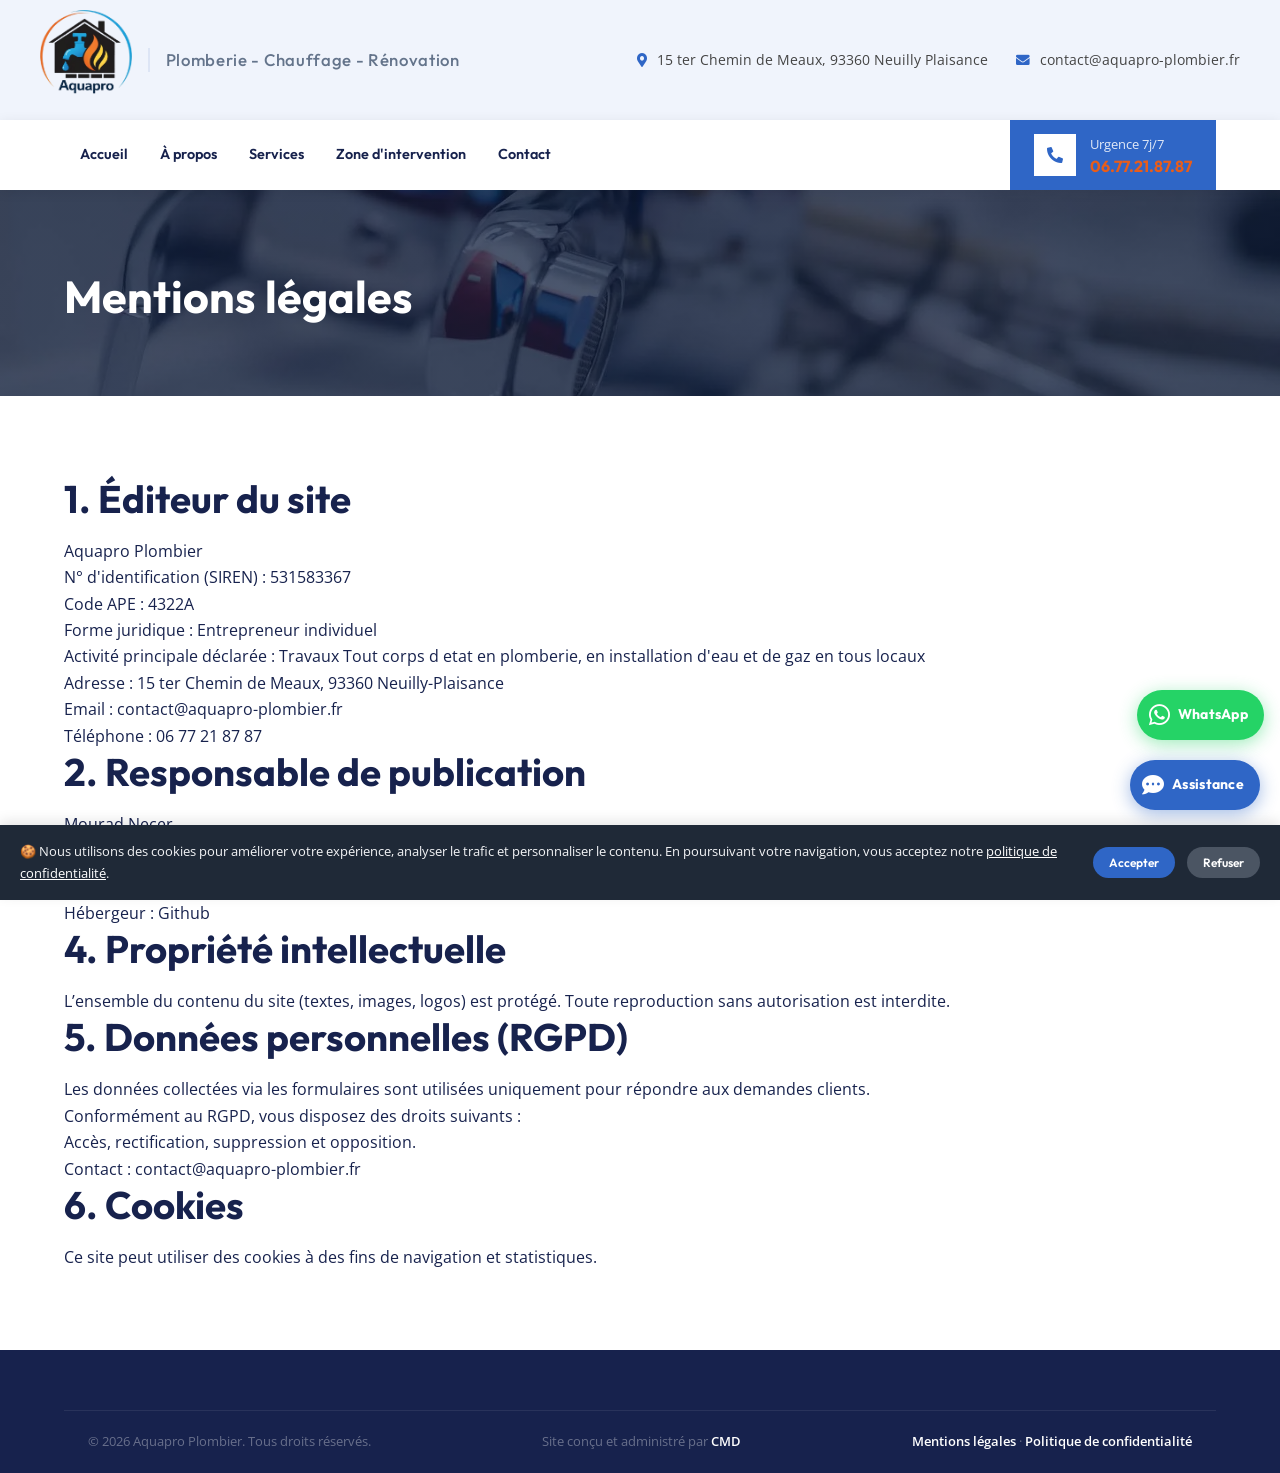
<file: mentions-legales.html>
<!DOCTYPE html>
<html lang="fr">
<head>
  <meta charset="UTF-8">
  <meta name="viewport" content="width=device-width, initial-scale=1.0">
  <meta name="author" content="Chris M David">
  <meta name="copyright" content="© 2026 CMD">
  
    <link rel="icon" type="image/x-icon" href="fav/favicon.ico">
<link rel="icon" type="image/png" sizes="16x16" href="fav/favicon-16x16.png">
<link rel="icon" type="image/png" sizes="32x32" href="fav/favicon-32x32.png">
<link rel="apple-touch-icon" sizes="180x180" href="fav/apple-touch-icon.png">
<link rel="icon" type="image/png" sizes="192x192" href="fav/android-chrome-192x192.png">
<link rel="icon" type="image/png" sizes="512x512" href="fav/android-chrome-512x512.png">
<meta name="theme-color" content="#ffffff">

  <title>Mentions légales — Aquapro Plombier</title>

  <link rel="preconnect" href="https://fonts.googleapis.com">
  <link rel="preconnect" href="https://fonts.gstatic.com" crossorigin>
  <link href="https://fonts.googleapis.com/css2?family=Outfit:wght@400;500;600;700;800&family=Open+Sans:wght@400;500;600&display=swap" rel="stylesheet">
  <link rel="stylesheet" href="https://cdnjs.cloudflare.com/ajax/libs/font-awesome/5.15.4/css/all.min.css">
  <link rel="stylesheet" href="style.css">
</head>

<body>

  <!-- TOPBAR -->
  <div class="topbar">
    <div class="container topbar-inner">
<div class="logo">
  <a href="index.html">
    <img src="img/logo.webp" alt="Aquapro Plombier">
  </a>
  <div class="logo-tagline">Plomberie - Chauffage - Rénovation</div>
</div> 
      <div class="topbar-info">
        <span><i class="fa fa-map-marker-alt"></i> 15 ter Chemin de Meaux, 93360 Neuilly Plaisance</span>
        <span><i class="fa fa-envelope"></i> contact@aquapro-plombier.fr</span>
    </div>
  </div>
</div>

<!-- NAVBAR -->
<nav class="navbar" id="navbar">
  <div class="container navbar-inner">
    <a href="index.html" class="nav-logo">Aquapro Plombier</a>
    <button class="burger" id="burger"><i class="fa fa-bars"></i></button>
    <div class="nav-menu" id="nav-menu">
      <a href="index.html" class="nav-link">Accueil</a>
      <a href="about.html" class="nav-link">À propos</a>
      <a href="services.html" class="nav-link">Services</a>
      <a href="zone-intervention.html" class="nav-link">Zone d'intervention</a>
      <a href="contact.html" class="nav-link">Contact</a>
    </div>
    <div class="nav-phone">
      <div class="nav-phone-icon"><i class="fa fa-phone-alt"></i></div>
      <div><p>Urgence 7j/7</p><h5>06.77.21.87.87</h5></div>
    </div>
  </div>
</nav>

<!-- HERO SIMPLE -->
<section class="page-hero">
  <div class="container">
    <h1>Mentions légales</h1>
  </div>
</section>

<!-- CONTENT -->
<section class="section-pad">
  <div class="container">

    <h2 class="section-title">1. Éditeur du site</h2>
    <p>
      Aquapro Plombier<br>
	  N° d'identification (SIREN) : 531583367<br>
	  Code APE : 4322A<br>
	  Forme juridique :	Entrepreneur individuel<br>
	  Activité principale déclarée : Travaux Tout corps d etat en plomberie, en installation d'eau et de gaz en tous locaux<br>
      Adresse : 15 ter Chemin de Meaux, 93360 Neuilly-Plaisance<br>
      Email : contact@aquapro-plombier.fr<br>
      Téléphone : 06 77 21 87 87
    </p>

    <h2 class="section-title">2. Responsable de publication</h2>
    <p>Mourad Necer</p>

    <h2 class="section-title">3. Hébergement</h2>
    <p>
      Hébergeur : Github
    </p>

    <h2 class="section-title">4. Propriété intellectuelle</h2>
    <p>
      L’ensemble du contenu du site (textes, images, logos) est protégé.
      Toute reproduction sans autorisation est interdite.
    </p>

    <h2 class="section-title">5. Données personnelles (RGPD)</h2>
    <p>
      Les données collectées via les formulaires sont utilisées uniquement pour répondre aux demandes clients.
    </p>

    <p>
      Conformément au RGPD, vous disposez des droits suivants :
    </p>

    <p>
      Accès, rectification, suppression et opposition.
    </p>

    <p>
      Contact : contact@aquapro-plombier.fr
    </p>

    <h2 class="section-title">6. Cookies</h2>
    <p>
      Ce site peut utiliser des cookies à des fins de navigation et statistiques.
    </p>

  </div>
</section>

<!-- FOOTER IDENTIQUE -->
<footer class="footer">
  <div class="container">
    <div class="footer-bottom">
      <div class="container footer-bottom-inner">

        <span>© 2026 Aquapro Plombier. Tous droits réservés.</span>

        <span>
          Site conçu et administré par
          <a href="https://" target="_blank">CMD</a>
        </span>

        <span>
          <a href="mentions-legales.html" target="_blank">Mentions légales</a>
      ·
      <a href="politique-de-confidentialite.html" target="_blank">Politique de confidentialité</a>
        </span>

      </div>
    </div>
  </div>
</footer>

<a href="#" class="back-to-top" id="back-to-top"><i class="fa fa-arrow-up"></i></a>
<script src="main.js"></script>
</body>
</html>
</file>
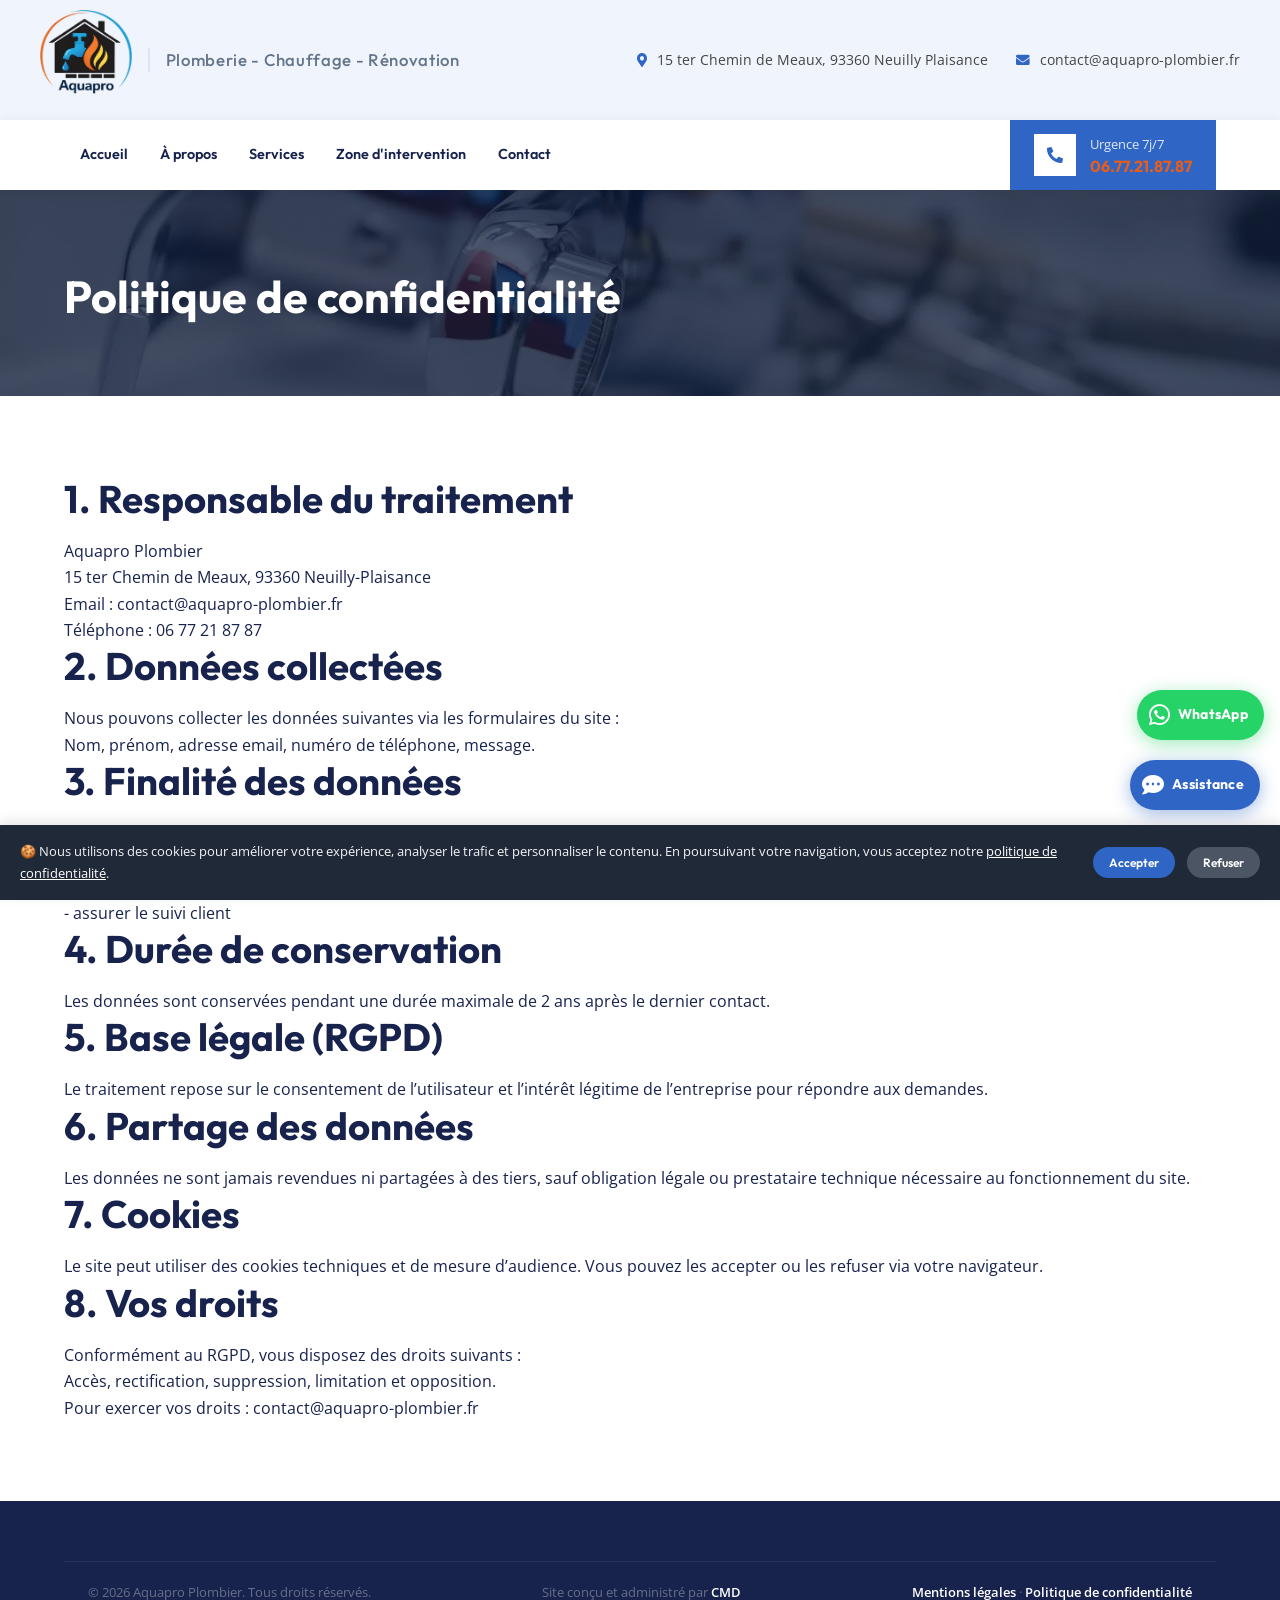
<file: politique-de-confidentialite.html>
<!DOCTYPE html>
<html lang="fr">
<head>
  <meta charset="UTF-8">
  <meta name="viewport" content="width=device-width, initial-scale=1.0">
  <meta name="author" content="Chris M David">
  <meta name="copyright" content="© 2026 CMD">
  
   <link rel="icon" type="image/x-icon" href="fav/favicon.ico">
<link rel="icon" type="image/png" sizes="16x16" href="fav/favicon-16x16.png">
<link rel="icon" type="image/png" sizes="32x32" href="fav/favicon-32x32.png">
<link rel="apple-touch-icon" sizes="180x180" href="fav/apple-touch-icon.png">
<link rel="icon" type="image/png" sizes="192x192" href="fav/android-chrome-192x192.png">
<link rel="icon" type="image/png" sizes="512x512" href="fav/android-chrome-512x512.png">
<meta name="theme-color" content="#ffffff">

  <title>Politique de confidentialité — Aquapro Plombier</title>

  <link rel="preconnect" href="https://fonts.googleapis.com">
  <link rel="preconnect" href="https://fonts.gstatic.com" crossorigin>
  <link href="https://fonts.googleapis.com/css2?family=Outfit:wght@400;500;600;700;800&family=Open+Sans:wght@400;500;600&display=swap" rel="stylesheet">
  <link rel="stylesheet" href="https://cdnjs.cloudflare.com/ajax/libs/font-awesome/5.15.4/css/all.min.css">
  <link rel="stylesheet" href="style.css">
</head>

<body>

  <!-- TOPBAR -->
  <div class="topbar">
    <div class="container topbar-inner">
<div class="logo">
  <a href="index.html">
    <img src="img/logo.webp" alt="Aquapro Plombier">
  </a>
  <div class="logo-tagline">Plomberie - Chauffage - Rénovation</div>
</div> 
      <div class="topbar-info">
        <span><i class="fa fa-map-marker-alt"></i> 15 ter Chemin de Meaux, 93360 Neuilly Plaisance</span>
        <span><i class="fa fa-envelope"></i> contact@aquapro-plombier.fr</span>
    </div>
  </div>
</div>

<!-- NAVBAR -->
<nav class="navbar" id="navbar">
  <div class="container navbar-inner">
    <a href="index.html" class="nav-logo">Aquapro Plombier</a>
    <button class="burger" id="burger"><i class="fa fa-bars"></i></button>
    <div class="nav-menu" id="nav-menu">
      <a href="index.html" class="nav-link">Accueil</a>
      <a href="about.html" class="nav-link">À propos</a>
      <a href="services.html" class="nav-link">Services</a>
      <a href="zone-intervention.html" class="nav-link">Zone d'intervention</a>
      <a href="contact.html" class="nav-link">Contact</a>
    </div>
    <div class="nav-phone">
      <div class="nav-phone-icon"><i class="fa fa-phone-alt"></i></div>
      <div><p>Urgence 7j/7</p><h5>06.77.21.87.87</h5></div>
    </div>
  </div>
</nav>

<!-- HERO -->
<section class="page-hero">
  <div class="container">
    <h1>Politique de confidentialité</h1>
  </div>
</section>

<!-- CONTENT -->
<section class="section-pad">
  <div class="container">

    <h2 class="section-title">1. Responsable du traitement</h2>
    <p>
      Aquapro Plombier<br>
      15 ter Chemin de Meaux, 93360 Neuilly-Plaisance<br>
      Email : contact@aquapro-plombier.fr<br>
      Téléphone : 06 77 21 87 87
    </p>

    <h2 class="section-title">2. Données collectées</h2>
    <p>
      Nous pouvons collecter les données suivantes via les formulaires du site :
    </p>
    <p>
      Nom, prénom, adresse email, numéro de téléphone, message.
    </p>

    <h2 class="section-title">3. Finalité des données</h2>
    <p>
      Les données sont utilisées uniquement pour :
    </p>
    <p>
      - répondre aux demandes de contact<br>
      - établir des devis<br>
      - assurer le suivi client
    </p>

    <h2 class="section-title">4. Durée de conservation</h2>
    <p>
      Les données sont conservées pendant une durée maximale de 2 ans après le dernier contact.
    </p>

    <h2 class="section-title">5. Base légale (RGPD)</h2>
    <p>
      Le traitement repose sur le consentement de l’utilisateur et l’intérêt légitime de l’entreprise pour répondre aux demandes.
    </p>

    <h2 class="section-title">6. Partage des données</h2>
    <p>
      Les données ne sont jamais revendues ni partagées à des tiers, sauf obligation légale ou prestataire technique nécessaire au fonctionnement du site.
    </p>

    <h2 class="section-title">7. Cookies</h2>
    <p>
      Le site peut utiliser des cookies techniques et de mesure d’audience.
      Vous pouvez les accepter ou les refuser via votre navigateur.
    </p>

    <h2 class="section-title">8. Vos droits</h2>
    <p>
      Conformément au RGPD, vous disposez des droits suivants :
    </p>
    <p>
      Accès, rectification, suppression, limitation et opposition.
    </p>

    <p>
      Pour exercer vos droits : contact@aquapro-plombier.fr
    </p>

  </div>
</section>

<!-- FOOTER -->
<footer class="footer">
  <div class="container">
    <div class="footer-bottom">
      <div class="container footer-bottom-inner">

        <span>© 2026 Aquapro Plombier. Tous droits réservés.</span>

        <span>
          Site conçu et administré par
          <a href="https://" target="_blank">CMD</a>
        </span>

        <span>
          <a href="mentions-legales.html" target="_blank">Mentions légales</a>
      ·
      <a href="politique-de-confidentialite.html" target="_blank">Politique de confidentialité</a>
        </span>

      </div>
    </div>
  </div>
</footer>

<a href="#" class="back-to-top" id="back-to-top"><i class="fa fa-arrow-up"></i></a>
<script src="main.js"></script>
</body>
</html>
</file>
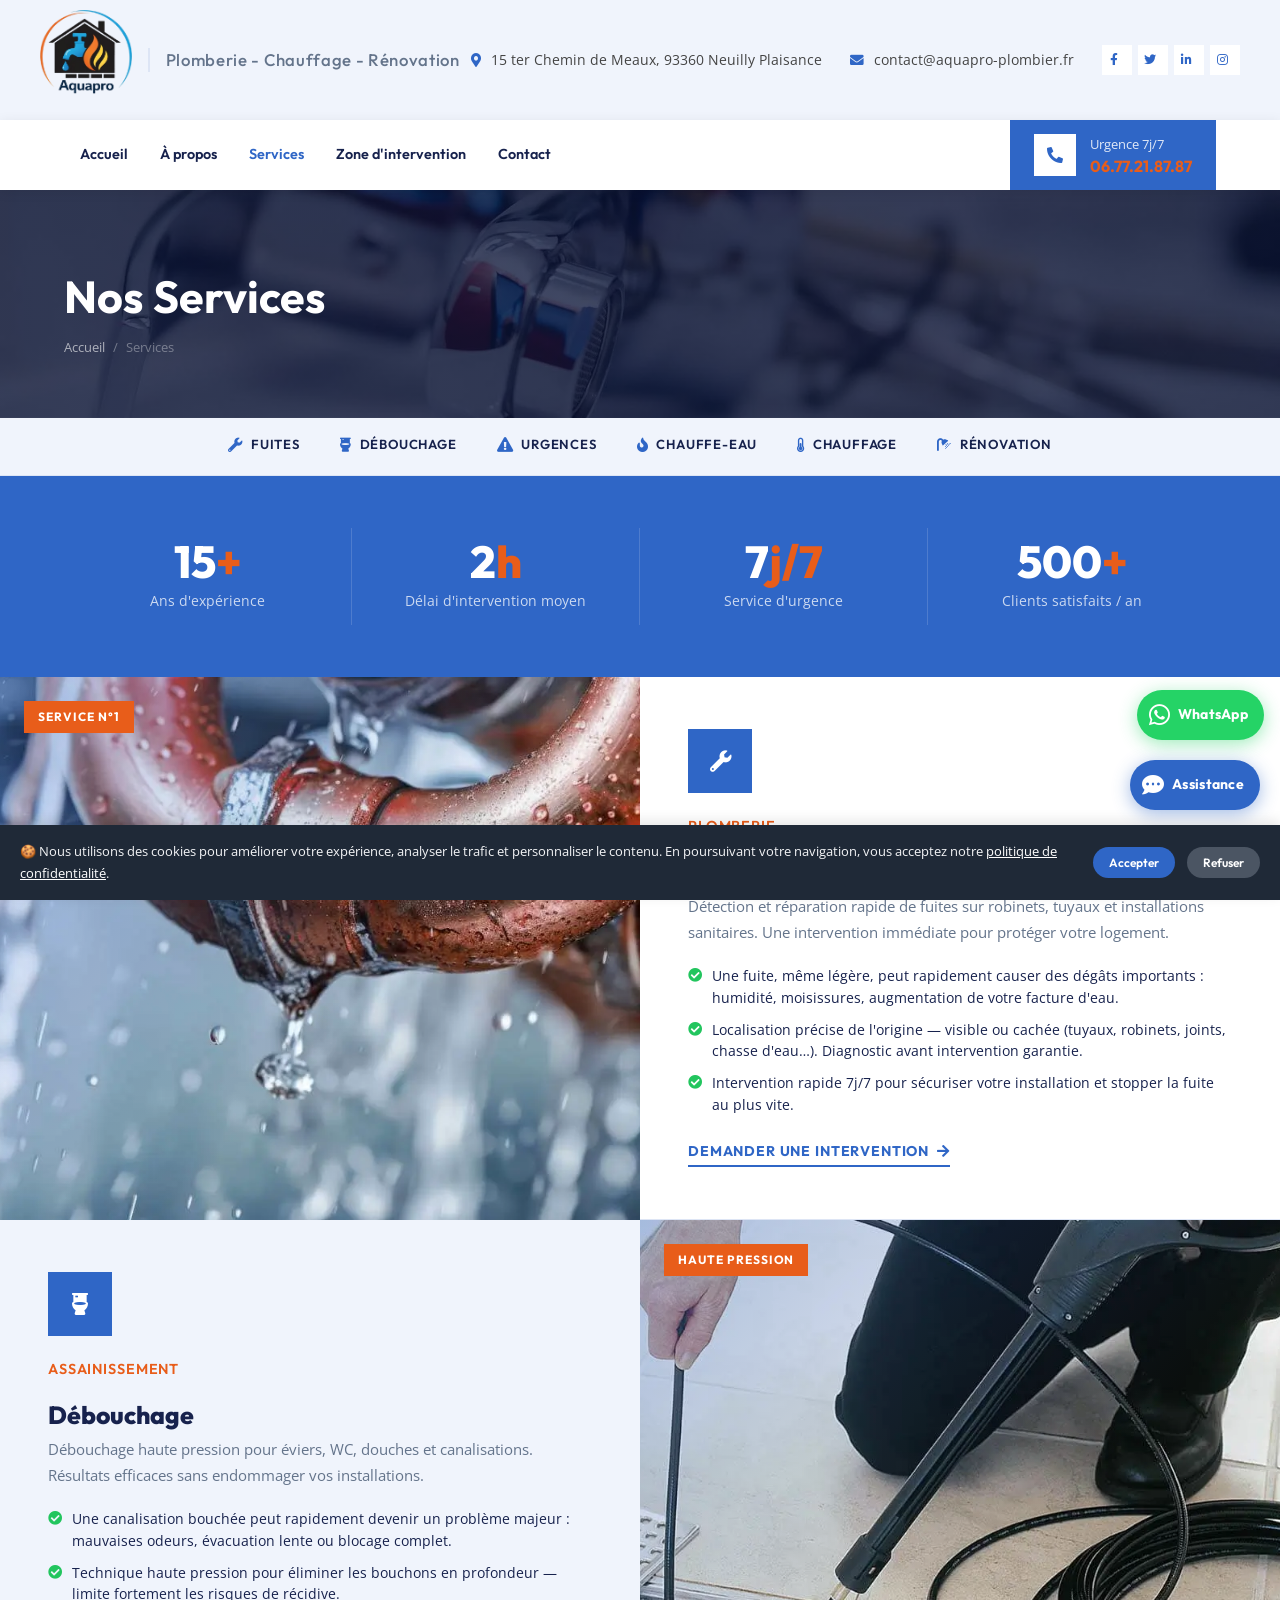
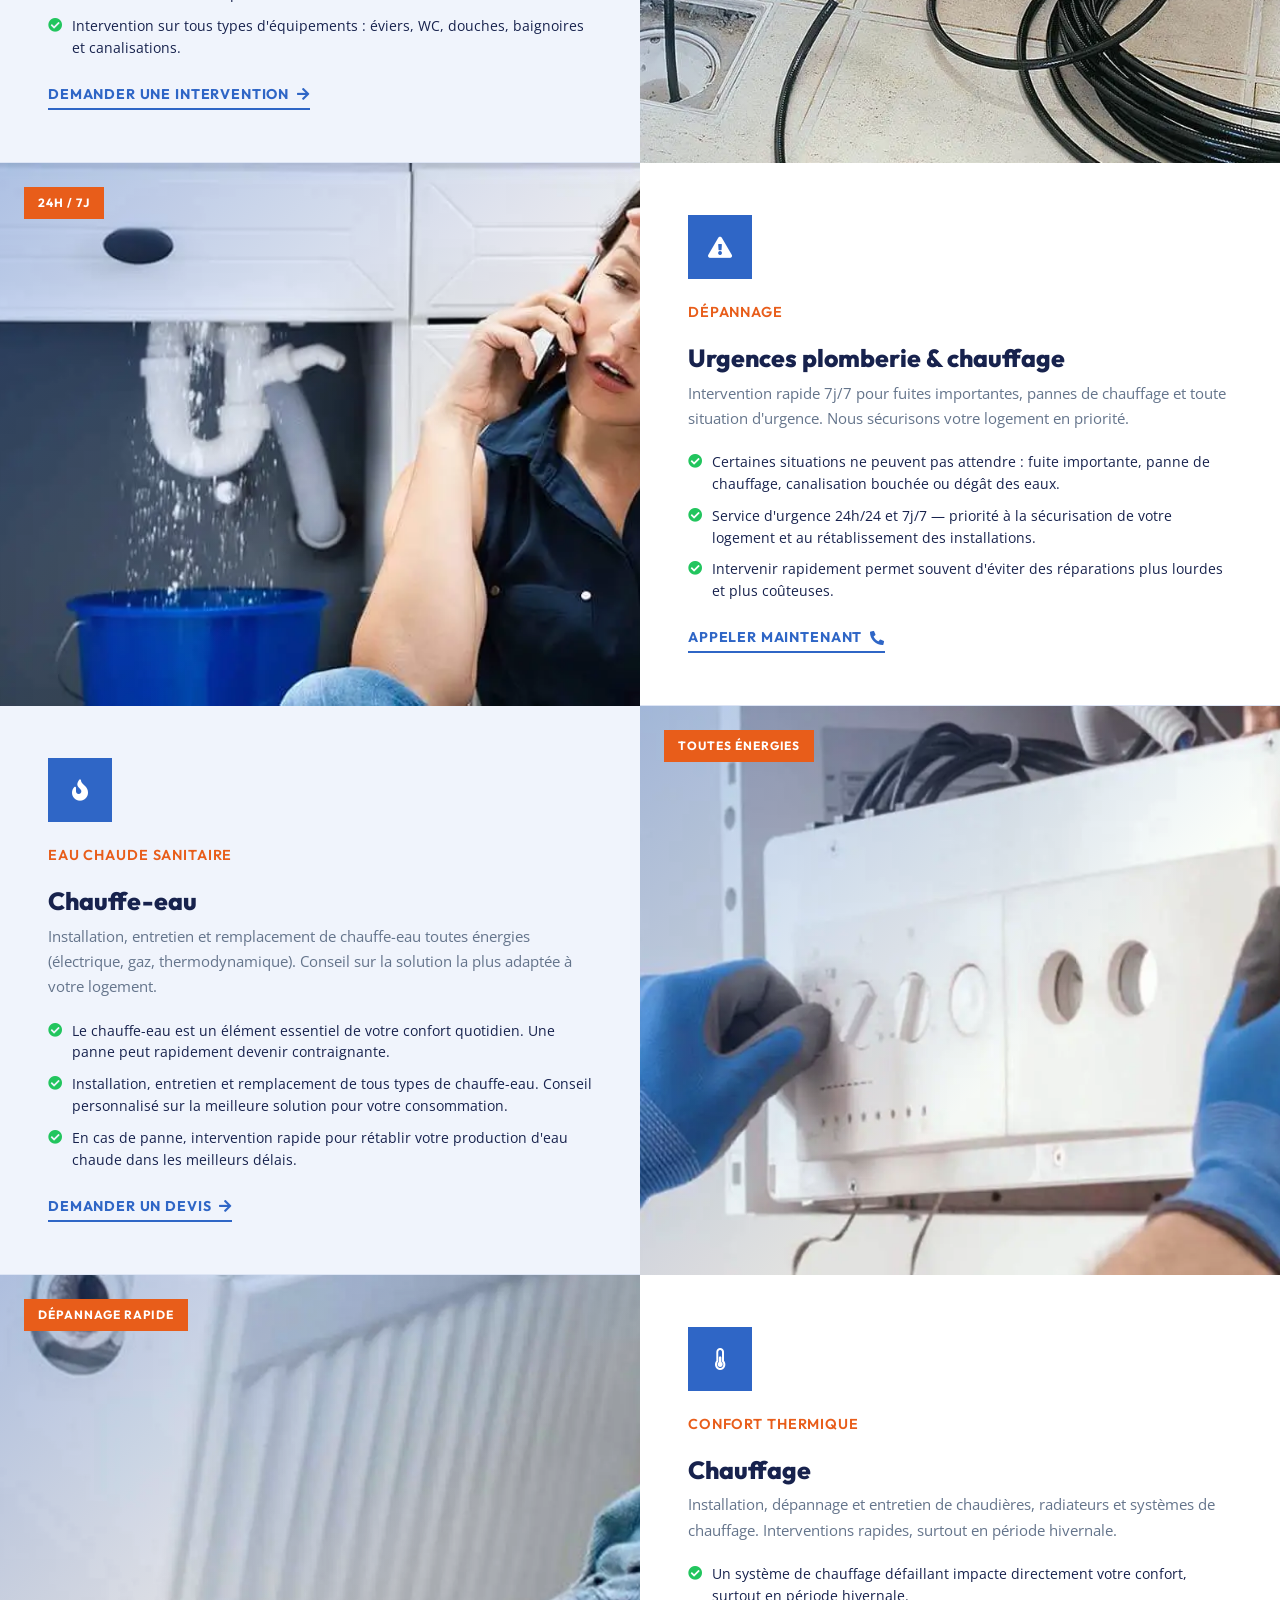
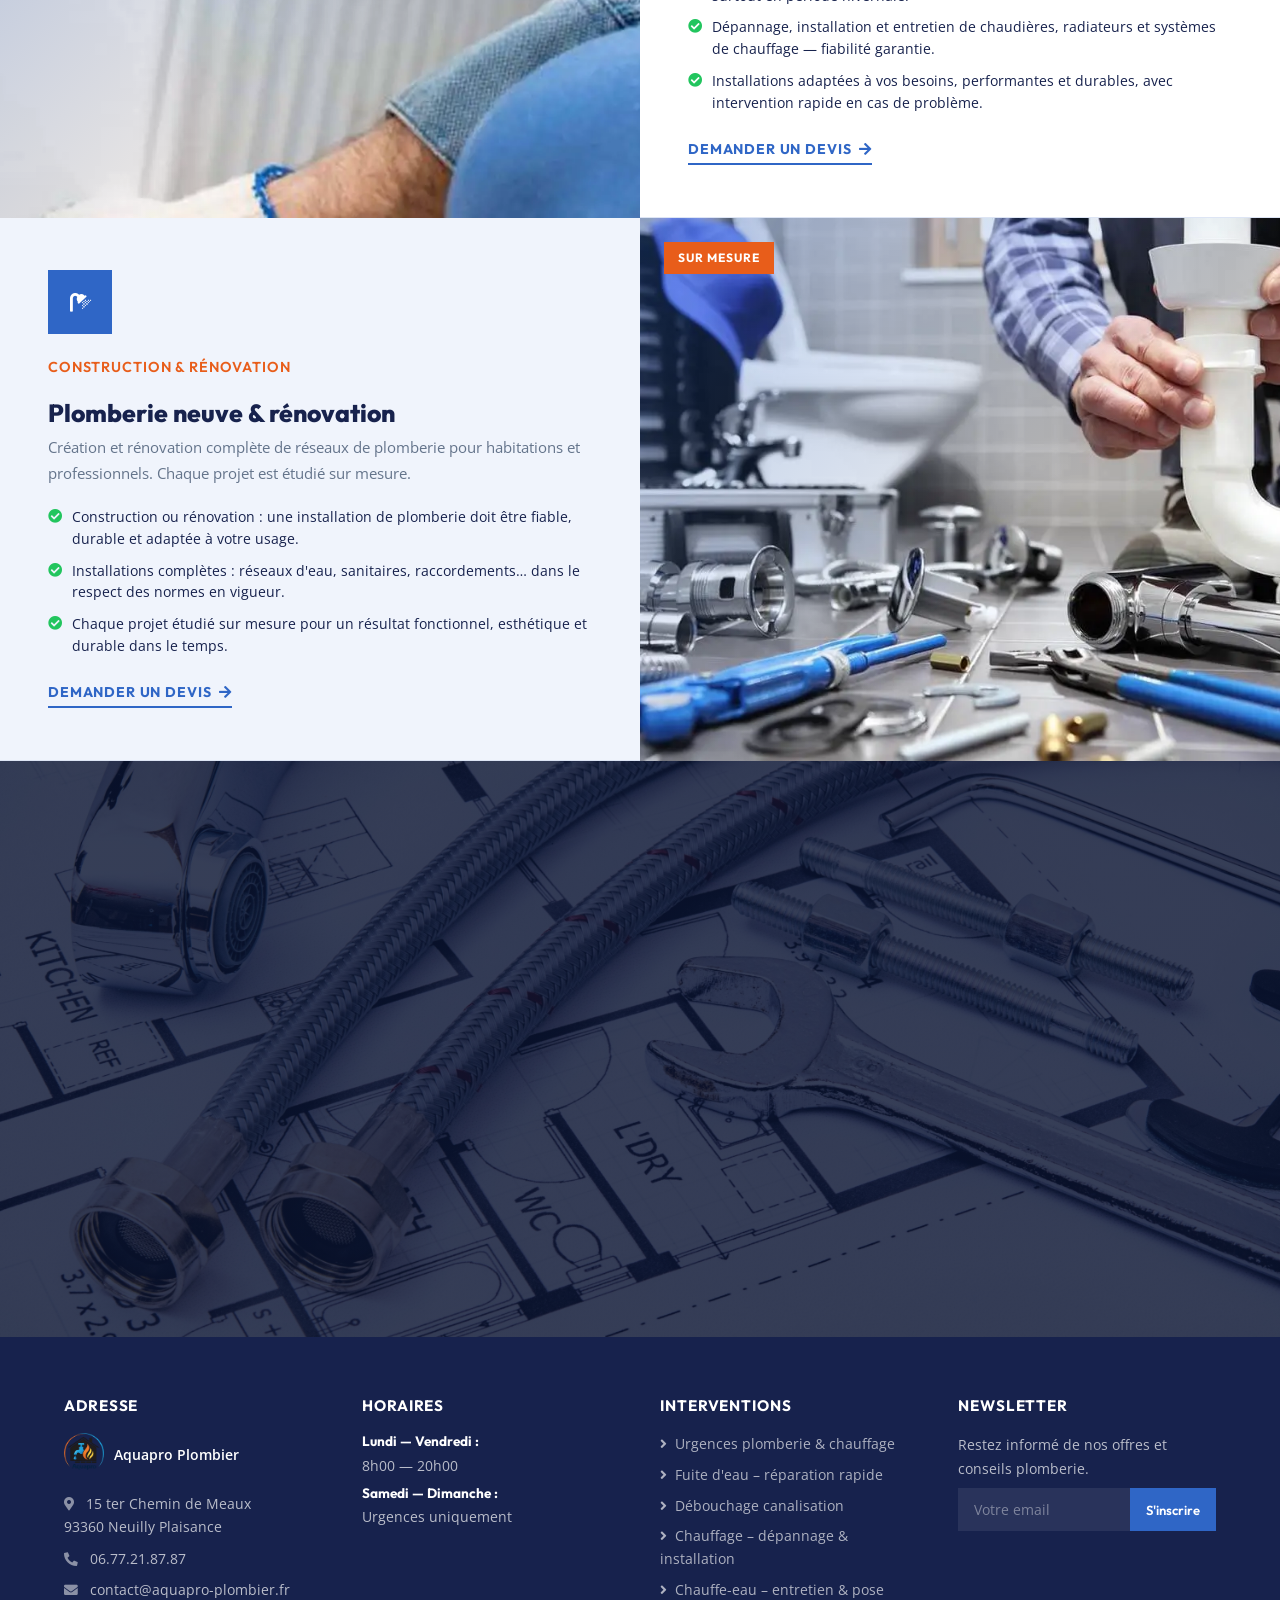
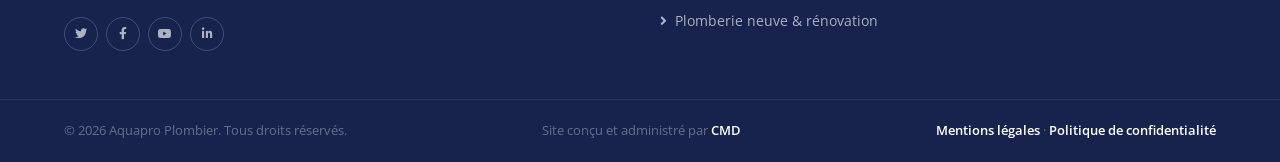
<file: services.html>
<!DOCTYPE html>
<html lang="fr">
<head>
  <meta charset="UTF-8">
  <meta name="viewport" content="width=device-width, initial-scale=1.0">
  <meta name="author" content="Chris M David">
  <meta name="copyright" content="© 2026 CMD solution">
    <link rel="icon" type="image/x-icon" href="fav/favicon.ico">
<link rel="icon" type="image/png" sizes="16x16" href="fav/favicon-16x16.png">
<link rel="icon" type="image/png" sizes="32x32" href="fav/favicon-32x32.png">
<link rel="apple-touch-icon" sizes="180x180" href="fav/apple-touch-icon.png">
<link rel="icon" type="image/png" sizes="192x192" href="fav/android-chrome-192x192.png">
<link rel="icon" type="image/png" sizes="512x512" href="fav/android-chrome-512x512.png">
<meta name="theme-color" content="#ffffff">
  <title>Services plomberie & chauffage — Aquapro Plombier Neuilly-Plaisance (93)</title>
  <meta name="description" content="Réparation de fuites, débouchage, installation chauffe-eau, chauffage, plomberie neuve et rénovation. Artisan qualifié en Seine-Saint-Denis, Paris et Île-de-France. Devis gratuit.">
  <link rel="canonical" href="https://cmdsolution.github.io/aquapro-plomberie/services.html">
  <link rel="preconnect" href="https://fonts.googleapis.com">
  <link rel="preconnect" href="https://fonts.gstatic.com" crossorigin>
  <link href="https://fonts.googleapis.com/css2?family=Outfit:wght@400;500;600;700;800&family=Open+Sans:wght@400;500;600&display=swap" rel="stylesheet">
  <link rel="stylesheet" href="https://cdnjs.cloudflare.com/ajax/libs/font-awesome/5.15.4/css/all.min.css">
  <link rel="stylesheet" href="style.css">
  <style>
    #fuites, #debouchage, #urgence, #chauffe-eau, #chauffage, #renovation {
      scroll-margin-top: 90px;
    }

    /* ── SERVICES INTRO BAR ── */
    .svc-intro-bar {
      background: var(--light);
      border-bottom: 1px solid var(--border);
      padding: 0;
      overflow-x: auto;
    }
    .svc-intro-links {
      display: flex;
      gap: 0;
      justify-content: center;
      flex-wrap: wrap;
    }
    .svc-intro-links a {
      display: flex;
      align-items: center;
      gap: 8px;
      padding: 16px 20px;
      font-family: 'Outfit', sans-serif;
      font-weight: 600;
      font-size: .82rem;
      text-transform: uppercase;
      letter-spacing: .06em;
      color: var(--dark);
      border-bottom: 3px solid transparent;
      transition: .25s;
      white-space: nowrap;
    }
    .svc-intro-links a:hover, .svc-intro-links a.active {
      color: var(--primary);
      border-bottom-color: var(--primary);
    }
    .svc-intro-links a i { font-size: .9rem; color: var(--primary); }

    /* ── SERVICE CARDS GRID ── */
    .svc-full-grid {
      display: grid;
      grid-template-columns: 1fr;
      gap: 0;
    }
    .svc-row {
      display: grid;
      grid-template-columns: 1fr 1fr;
      min-height: 400px;
    }
    .svc-row:nth-child(even) .svc-row-img  { order: 2; }
    .svc-row:nth-child(even) .svc-row-body { order: 1; }

    .svc-row-img {
      position: relative;
      overflow: hidden;
    }
    .svc-row-img img {
      width: 100%;
      height: 100%;
      object-fit: cover;
      display: block;
      transition: transform .6s ease;
    }
    .svc-row:hover .svc-row-img img { transform: scale(1.04); }
    .svc-row-img-overlay {
      position: absolute;
      inset: 0;
      background: linear-gradient(135deg, rgba(47,102,198,.35) 0%, transparent 60%);
    }
    .svc-row-badge {
      position: absolute;
      top: 24px;
      left: 24px;
      background: var(--secondary);
      color: #fff;
      padding: 6px 14px;
      font-family: 'Outfit', sans-serif;
      font-weight: 700;
      font-size: .75rem;
      text-transform: uppercase;
      letter-spacing: .08em;
    }

    .svc-row-body {
      background: #fff;
      padding: 52px 48px;
      display: flex;
      flex-direction: column;
      justify-content: center;
      border-bottom: 1px solid var(--border);
    }
    .svc-row:nth-child(even) .svc-row-body {
      background: var(--light);
    }
    .svc-row-icon {
      width: 64px;
      height: 64px;
      background: var(--primary);
      display: flex;
      align-items: center;
      justify-content: center;
      color: #fff;
      margin-bottom: 22px;
      flex-shrink: 0;
    }
    .svc-row-body h3 {
      font-size: 1.55rem;
      font-weight: 800;
      color: var(--dark);
      margin-bottom: 8px;
      font-family: 'Outfit', sans-serif;
    }
    .svc-row-body .svc-sub {
      font-size: .9rem;
      color: var(--secondary);
      font-weight: 600;
      font-family: 'Outfit', sans-serif;
      margin-bottom: 18px;
      text-transform: uppercase;
      letter-spacing: .06em;
    }
    .svc-row-body > p {
      font-size: .93rem;
      color: var(--grey);
      margin-bottom: 20px;
      line-height: 1.7;
    }
    .svc-checks {
      list-style: none;
      padding: 0;
      margin: 0 0 24px;
      display: flex;
      flex-direction: column;
      gap: 10px;
    }
    .svc-checks li {
      display: flex;
      align-items: flex-start;
      gap: 10px;
      font-size: .88rem;
      color: var(--dark);
      line-height: 1.55;
    }
    .svc-checks li i {
      color: #22c55e;
      flex-shrink: 0;
      margin-top: 3px;
    }
    .svc-cta-link {
      display: inline-flex;
      align-items: center;
      gap: 8px;
      color: var(--primary);
      font-family: 'Outfit', sans-serif;
      font-weight: 700;
      font-size: .88rem;
      text-transform: uppercase;
      letter-spacing: .06em;
      border-bottom: 2px solid var(--primary);
      padding-bottom: 2px;
      width: fit-content;
      transition: .25s;
    }
    .svc-cta-link:hover { color: var(--primary-d); gap: 14px; }

    @media(max-width:900px) {
      .svc-row { grid-template-columns: 1fr; min-height: auto; }
      .svc-row:nth-child(even) .svc-row-img  { order: 0; }
      .svc-row:nth-child(even) .svc-row-body { order: 0; }
      .svc-row-img { height: 280px; }
      .svc-row-body { padding: 36px 28px; }
    }
    @media(max-width:600px) {
      .svc-row-body { padding: 28px 20px; }
      .svc-row-img { height: 220px; }
    }

    /* ── NUMBERS STRIP ── */
    .svc-numbers {
      background: var(--primary);
      padding: 52px 0;
    }
    .svc-numbers-grid {
      display: grid;
      grid-template-columns: repeat(4, 1fr);
      gap: 0;
      text-align: center;
    }
    @media(max-width:768px){ .svc-numbers-grid { grid-template-columns: 1fr 1fr; gap: 24px; } }
    @media(max-width:480px){ .svc-numbers-grid { grid-template-columns: 1fr; } }
    .svc-num-item {
      padding: 12px 20px;
      border-right: 1px solid rgba(255,255,255,.15);
    }
    .svc-num-item:last-child { border: none; }
    .svc-num-item .num {
      font-family: 'Outfit', sans-serif;
      font-size: 2.8rem;
      font-weight: 800;
      color: #fff;
      line-height: 1;
      margin-bottom: 6px;
    }
    .svc-num-item .num span { color: var(--secondary); }
    .svc-num-item p { color: rgba(255,255,255,.75); font-size: .85rem; margin: 0; }

    /* ── BOOKING FORM (redesigned) ── */
    .booking-section {
      background: linear-gradient(rgba(10,20,50,.82), rgba(10,20,50,.82)),
        url('img/bg2.jpg') center/cover no-repeat;
      padding: 80px 0;
    }
    .booking-inner {
      display: grid;
      grid-template-columns: 1fr 1.2fr;
      gap: 56px;
      align-items: center;
    }
    @media(max-width:900px) { .booking-inner { grid-template-columns: 1fr; } }
    .booking-left h2 { color: #fff; font-size: clamp(1.5rem, 3vw, 2.2rem); margin-bottom: 16px; }
    .booking-left p { color: rgba(255,255,255,.75); font-size: .95rem; line-height: 1.7; margin-bottom: 28px; }
    .booking-features-list { display: flex; flex-direction: column; gap: 14px; }
    .bf-item { display: flex; align-items: center; gap: 12px; color: rgba(255,255,255,.85); font-size: .9rem; }
    .bf-icon { width: 38px; height: 38px; background: rgba(255,255,255,.12); display: flex; align-items: center; justify-content: center; flex-shrink: 0; color: var(--secondary); font-size: 1rem; }
    .booking-form-card {
      background: #fff;
      padding: 40px 36px;
    }
    .booking-form-card h3 { font-size: 1.3rem; font-weight: 800; margin-bottom: 24px; color: var(--dark); }
    .booking-form-card input,
    .booking-form-card select,
    .booking-form-card textarea {
      width: 100%;
      background: var(--light);
      border: 1px solid var(--border);
      padding: 12px 14px;
      font-family: 'Open Sans', sans-serif;
      font-size: .9rem;
      color: var(--dark);
      outline: none;
      transition: .25s;
      margin-bottom: 14px;
      display: block;
    }
    .booking-form-card input:focus,
    .booking-form-card select:focus,
    .booking-form-card textarea:focus {
      border-color: var(--primary);
      box-shadow: 0 0 0 3px rgba(47,102,198,.1);
    }
    .bform-row2 { display: grid; grid-template-columns: 1fr 1fr; gap: 14px; }
    @media(max-width:600px){ .bform-row2 { grid-template-columns: 1fr; } }
    .bform-row2 input, .bform-row2 select { margin-bottom: 0; }
  </style>
</head>
<body>

<!-- TOPBAR -->
<div class="topbar">
  <div class="container topbar-inner">
    <div class="logo">
      <a href="index.html"><img src="img/logo.webp" alt="Aquapro Plombier"></a>
      <div class="logo-tagline">Plomberie - Chauffage - Rénovation</div>
    </div>
    <div class="topbar-info">
      <span><i class="fa fa-map-marker-alt"></i> 15 ter Chemin de Meaux, 93360 Neuilly Plaisance</span>
      <span><i class="fa fa-envelope"></i> contact@aquapro-plombier.fr</span>
      <div class="topbar-social">
        <a href="#"><i class="fab fa-facebook-f"></i></a>
        <a href="#"><i class="fab fa-twitter"></i></a>
        <a href="#"><i class="fab fa-linkedin-in"></i></a>
        <a href="#"><i class="fab fa-instagram"></i></a>
      </div>
    </div>
  </div>
</div>

<!-- NAVBAR -->
<nav class="navbar" id="navbar">
  <div class="container navbar-inner">
    <a href="index.html" class="nav-logo">Aquapro Plombier</a>
    <button class="burger" id="burger"><i class="fa fa-bars"></i></button>
    <div class="nav-menu" id="nav-menu">
      <a href="index.html" class="nav-link">Accueil</a>
      <a href="about.html" class="nav-link">À propos</a>
      <a href="services.html" class="nav-link">Services</a>
      <a href="zone-intervention.html" class="nav-link">Zone d'intervention</a>
      <a href="contact.html" class="nav-link">Contact</a>
    </div>
    <div class="nav-phone">
      <div class="nav-phone-icon"><i class="fa fa-phone-alt"></i></div>
      <div><p>Urgence 7j/7</p><h5>06.77.21.87.87</h5></div>
    </div>
  </div>
</nav>

<!-- HERO -->
<div class="page-hero" style="background-image: linear-gradient(rgba(10,20,55,.78), rgba(10,20,55,.78)), url('img/bg.webp'); background-size:cover; background-position:center;">
  <div class="container">
    <h1>Nos Services</h1>
    <nav class="breadcrumb">
      <a href="index.html">Accueil</a>
      <span>/</span>
      <span>Services</span>
    </nav>
  </div>
</div>

<!-- ANCHOR NAV -->
<div class="svc-intro-bar">
  <div class="container">
    <div class="svc-intro-links">
      <a href="#fuites"><i class="fa fa-wrench"></i> Fuites</a>
      <a href="#debouchage"><i class="fa fa-toilet"></i> Débouchage</a>
      <a href="#urgence"><i class="fa fa-exclamation-triangle"></i> Urgences</a>
      <a href="#chauffe-eau"><i class="fa fa-fire"></i> Chauffe-eau</a>
      <a href="#chauffage"><i class="fa fa-thermometer-half"></i> Chauffage</a>
      <a href="#renovation"><i class="fa fa-shower"></i> Rénovation</a>
    </div>
  </div>
</div>

<!-- NUMBERS STRIP -->
<div class="svc-numbers">
  <div class="container">
    <div class="svc-numbers-grid">
      <div class="svc-num-item">
        <div class="num">15<span>+</span></div>
        <p>Ans d'expérience</p>
      </div>
      <div class="svc-num-item">
        <div class="num">2<span>h</span></div>
        <p>Délai d'intervention moyen</p>
      </div>
      <div class="svc-num-item">
        <div class="num">7<span>j/7</span></div>
        <p>Service d'urgence</p>
      </div>
      <div class="svc-num-item">
        <div class="num">500<span>+</span></div>
        <p>Clients satisfaits / an</p>
      </div>
    </div>
  </div>
</div>

<!-- SERVICES ALTERNATING ROWS -->
<div class="svc-full-grid">

  <!-- Réparation de fuites -->
  <div id="fuites" class="svc-row">
    <div class="svc-row-img">
      <img src="img/serv-1.webp" alt="Réparation de fuites" loading="lazy">
      <div class="svc-row-img-overlay"></div>
      <span class="svc-row-badge">Service n°1</span>
    </div>
    <div class="svc-row-body">
      <div class="svc-row-icon"><i class="fa fa-wrench fa-lg"></i></div>
      <div class="svc-sub">Plomberie</div>
      <h3>Réparation de fuites</h3>
      <p>Détection et réparation rapide de fuites sur robinets, tuyaux et installations sanitaires. Une intervention immédiate pour protéger votre logement.</p>
      <ul class="svc-checks">
        <li><i class="fa fa-check-circle"></i> Une fuite, même légère, peut rapidement causer des dégâts importants : humidité, moisissures, augmentation de votre facture d'eau.</li>
        <li><i class="fa fa-check-circle"></i> Localisation précise de l'origine — visible ou cachée (tuyaux, robinets, joints, chasse d'eau…). Diagnostic avant intervention garantie.</li>
        <li><i class="fa fa-check-circle"></i> Intervention rapide 7j/7 pour sécuriser votre installation et stopper la fuite au plus vite.</li>
      </ul>
      <a href="contact.html" class="svc-cta-link">Demander une intervention <i class="fa fa-arrow-right"></i></a>
    </div>
  </div>

  <!-- Débouchage -->
  <div id="debouchage" class="svc-row">
    <div class="svc-row-img">
      <img src="img/serv-2.webp" alt="Débouchage canalisation" loading="lazy">
      <div class="svc-row-img-overlay"></div>
      <span class="svc-row-badge">Haute pression</span>
    </div>
    <div class="svc-row-body">
      <div class="svc-row-icon"><i class="fa fa-toilet fa-lg"></i></div>
      <div class="svc-sub">Assainissement</div>
      <h3>Débouchage</h3>
      <p>Débouchage haute pression pour éviers, WC, douches et canalisations. Résultats efficaces sans endommager vos installations.</p>
      <ul class="svc-checks">
        <li><i class="fa fa-check-circle"></i> Une canalisation bouchée peut rapidement devenir un problème majeur : mauvaises odeurs, évacuation lente ou blocage complet.</li>
        <li><i class="fa fa-check-circle"></i> Technique haute pression pour éliminer les bouchons en profondeur — limite fortement les risques de récidive.</li>
        <li><i class="fa fa-check-circle"></i> Intervention sur tous types d'équipements : éviers, WC, douches, baignoires et canalisations.</li>
      </ul>
      <a href="contact.html" class="svc-cta-link">Demander une intervention <i class="fa fa-arrow-right"></i></a>
    </div>
  </div>

  <!-- Urgences -->
  <div id="urgence" class="svc-row">
    <div class="svc-row-img">
      <img src="img/serv-3.webp" alt="Urgence plomberie" loading="lazy">
      <div class="svc-row-img-overlay"></div>
      <span class="svc-row-badge">24h / 7j</span>
    </div>
    <div class="svc-row-body">
      <div class="svc-row-icon"><i class="fa fa-exclamation-triangle fa-lg"></i></div>
      <div class="svc-sub">Dépannage</div>
      <h3>Urgences plomberie &amp; chauffage</h3>
      <p>Intervention rapide 7j/7 pour fuites importantes, pannes de chauffage et toute situation d'urgence. Nous sécurisons votre logement en priorité.</p>
      <ul class="svc-checks">
        <li><i class="fa fa-check-circle"></i> Certaines situations ne peuvent pas attendre : fuite importante, panne de chauffage, canalisation bouchée ou dégât des eaux.</li>
        <li><i class="fa fa-check-circle"></i> Service d'urgence 24h/24 et 7j/7 — priorité à la sécurisation de votre logement et au rétablissement des installations.</li>
        <li><i class="fa fa-check-circle"></i> Intervenir rapidement permet souvent d'éviter des réparations plus lourdes et plus coûteuses.</li>
      </ul>
      <a href="tel:+33677218787" class="svc-cta-link">Appeler maintenant <i class="fa fa-phone-alt"></i></a>
    </div>
  </div>

  <!-- Chauffe-eau -->
  <div id="chauffe-eau" class="svc-row">
    <div class="svc-row-img">
      <img src="img/serv-4.webp" alt="Chauffe-eau" loading="lazy">
      <div class="svc-row-img-overlay"></div>
      <span class="svc-row-badge">Toutes énergies</span>
    </div>
    <div class="svc-row-body">
      <div class="svc-row-icon"><i class="fa fa-fire fa-lg"></i></div>
      <div class="svc-sub">Eau chaude sanitaire</div>
      <h3>Chauffe-eau</h3>
      <p>Installation, entretien et remplacement de chauffe-eau toutes énergies (électrique, gaz, thermodynamique). Conseil sur la solution la plus adaptée à votre logement.</p>
      <ul class="svc-checks">
        <li><i class="fa fa-check-circle"></i> Le chauffe-eau est un élément essentiel de votre confort quotidien. Une panne peut rapidement devenir contraignante.</li>
        <li><i class="fa fa-check-circle"></i> Installation, entretien et remplacement de tous types de chauffe-eau. Conseil personnalisé sur la meilleure solution pour votre consommation.</li>
        <li><i class="fa fa-check-circle"></i> En cas de panne, intervention rapide pour rétablir votre production d'eau chaude dans les meilleurs délais.</li>
      </ul>
      <a href="contact.html" class="svc-cta-link">Demander un devis <i class="fa fa-arrow-right"></i></a>
    </div>
  </div>

  <!-- Chauffage -->
  <div id="chauffage" class="svc-row">
    <div class="svc-row-img">
      <img src="img/serv-5.webp" alt="Chauffage" loading="lazy">
      <div class="svc-row-img-overlay"></div>
      <span class="svc-row-badge">Dépannage rapide</span>
    </div>
    <div class="svc-row-body">
      <div class="svc-row-icon"><i class="fa fa-thermometer-half fa-lg"></i></div>
      <div class="svc-sub">Confort thermique</div>
      <h3>Chauffage</h3>
      <p>Installation, dépannage et entretien de chaudières, radiateurs et systèmes de chauffage. Interventions rapides, surtout en période hivernale.</p>
      <ul class="svc-checks">
        <li><i class="fa fa-check-circle"></i> Un système de chauffage défaillant impacte directement votre confort, surtout en période hivernale.</li>
        <li><i class="fa fa-check-circle"></i> Dépannage, installation et entretien de chaudières, radiateurs et systèmes de chauffage — fiabilité garantie.</li>
        <li><i class="fa fa-check-circle"></i> Installations adaptées à vos besoins, performantes et durables, avec intervention rapide en cas de problème.</li>
      </ul>
      <a href="contact.html" class="svc-cta-link">Demander un devis <i class="fa fa-arrow-right"></i></a>
    </div>
  </div>

  <!-- Plomberie neuve & rénovation -->
  <div id="renovation" class="svc-row">
    <div class="svc-row-img">
      <img src="img/serv-6.webp" alt="Rénovation plomberie" loading="lazy">
      <div class="svc-row-img-overlay"></div>
      <span class="svc-row-badge">Sur mesure</span>
    </div>
    <div class="svc-row-body">
      <div class="svc-row-icon"><i class="fa fa-shower fa-lg"></i></div>
      <div class="svc-sub">Construction &amp; Rénovation</div>
      <h3>Plomberie neuve &amp; rénovation</h3>
      <p>Création et rénovation complète de réseaux de plomberie pour habitations et professionnels. Chaque projet est étudié sur mesure.</p>
      <ul class="svc-checks">
        <li><i class="fa fa-check-circle"></i> Construction ou rénovation : une installation de plomberie doit être fiable, durable et adaptée à votre usage.</li>
        <li><i class="fa fa-check-circle"></i> Installations complètes : réseaux d'eau, sanitaires, raccordements… dans le respect des normes en vigueur.</li>
        <li><i class="fa fa-check-circle"></i> Chaque projet étudié sur mesure pour un résultat fonctionnel, esthétique et durable dans le temps.</li>
      </ul>
      <a href="contact.html" class="svc-cta-link">Demander un devis <i class="fa fa-arrow-right"></i></a>
    </div>
  </div>

</div>

<!-- BOOKING SECTION -->
<div class="booking-section">
  <div class="container">
    <div class="booking-inner">
      <div class="booking-left fade-in">
        <h2>Réservez une intervention en quelques clics</h2>
        <p>Notre équipe est disponible 7j/7 pour répondre à vos urgences et planifier vos travaux. Remplissez le formulaire, nous vous rappelons sous 30 minutes.</p>
        <div class="booking-features-list">
          <div class="bf-item"><div class="bf-icon"><i class="fa fa-bolt"></i></div> Réponse sous 30 minutes en semaine</div>
          <div class="bf-item"><div class="bf-icon"><i class="fa fa-shield-alt"></i></div> Devis gratuit et sans engagement</div>
          <div class="bf-item"><div class="bf-icon"><i class="fa fa-map-marker-alt"></i></div> Intervention toute l'Île-de-France</div>
          <div class="bf-item"><div class="bf-icon"><i class="fa fa-star"></i></div> Artisans certifiés et assurés</div>
        </div>
      </div>
      <div class="booking-form-card fade-in">
        <h3>Réserver une Intervention</h3>
        <form id="booking-form" action="https://formspree.io/f/xeevvwdj" method="POST">
          <div class="bform-row2" style="margin-bottom:14px;">
            <input type="text" name="nom" placeholder="Votre nom" required>
            <input type="email" name="email" placeholder="Votre email" required>
          </div>
          <div class="bform-row2" style="margin-bottom:14px;">
            <select name="service" required>
              <option value="">Choisir un service</option>
              <option value="reparation-fuite">Réparation de fuite</option>
              <option value="debouchage">Débouchage</option>
              <option value="chauffage">Chauffage</option>
              <option value="chauffe-eau">Chauffe-eau</option>
              <option value="urgence">Urgence</option>
            </select>
            <input type="date" name="date">
          </div>
          <textarea name="message" placeholder="Message ou demande spéciale" style="min-height:100px;resize:vertical;"></textarea>
          <input type="hidden" name="_subject" value="Nouvelle demande d'intervention - AquaPro">
          <input type="hidden" name="_next" value="https://cmdsolution.github.io/aquapro-plomberie/">
          <button type="submit" class="btn-primary w-full" style="margin-top:6px;">Réserver maintenant</button>
        </form>
        <div id="form-success" style="display:none; background:#22c55e; color:#fff; padding:16px 24px; border-radius:8px; margin-top:16px; text-align:center; font-size:1rem;">
          ✅ Votre demande a bien été envoyée ! Nous vous contacterons très rapidement.
        </div>
      </div>
    </div>
  </div>
</div>

<!-- FOOTER -->
<footer class="footer">
  <div class="container">
    <div class="footer-grid">
      <div>
<h4>Adresse</h4>
		<div class="footer-brand">
  <img src="img/logo.webp" alt="Aquapro Plombier">
  <span>Aquapro Plombier</span>
</div>
        <p><i class="fa fa-map-marker-alt"></i> 15 ter Chemin de Meaux<br>93360 Neuilly Plaisance</p>
        <p><i class="fa fa-phone-alt"></i> 06.77.21.87.87</p>
        <p><i class="fa fa-envelope"></i> contact@aquapro-plombier.fr</p>
        <div class="footer-social">
          <a href="#"><i class="fab fa-twitter"></i></a>
          <a href="#"><i class="fab fa-facebook-f"></i></a>
          <a href="#"><i class="fab fa-youtube"></i></a>
          <a href="#"><i class="fab fa-linkedin-in"></i></a>
        </div>
      </div>
      <div>
        <h4>Horaires</h4>
        <h6>Lundi — Vendredi :</h6>
        <p class="mb-4">8h00 — 20h00</p>
        <h6>Samedi — Dimanche :</h6>
        <p>Urgences uniquement</p>
      </div>
      <div>
        <h4>Interventions</h4>
        <a class="footer-link" href="#urgence">Urgences plomberie &amp; chauffage</a>
        <a class="footer-link" href="#fuites">Fuite d'eau – réparation rapide</a>
        <a class="footer-link" href="#debouchage">Débouchage canalisation</a>
        <a class="footer-link" href="#chauffage">Chauffage – dépannage &amp; installation</a>
        <a class="footer-link" href="#chauffe-eau">Chauffe-eau – entretien &amp; pose</a>
        <a class="footer-link" href="#renovation">Plomberie neuve &amp; rénovation</a>
      </div>
      <div>
        <h4>Newsletter</h4>
        <p>Restez informé de nos offres et conseils plomberie.</p>
        <form id="newsletter-form" class="newsletter-wrap">
          <input type="email" name="email" placeholder="Votre email" required>
          <button type="submit">S'inscrire</button>
        </form>
        <p id="newsletter-message" style="display:none; margin-top:10px;"></p>
      </div>
    </div>
  </div>
  <div class="footer-bottom">
    <div class="container footer-bottom-inner">
      <span>© 2026 Aquapro Plombier. Tous droits réservés.</span>
      <span>Site conçu et administré par <a href="https://" target="_blank">CMD</a></span>
      <span><a href="mentions-legales.html" target="_blank">Mentions légales</a> · <a href="politique-de-confidentialite.html" target="_blank">Politique de confidentialité</a></span>
    </div>
  </div>
</footer>

<a href="#" class="back-to-top" id="back-to-top"><i class="fa fa-arrow-up"></i></a>

<script src="main.js"></script>
<script>
  // Newsletter
  const nlForm = document.getElementById('newsletter-form');
  const nlMsg = document.getElementById('newsletter-message');
  if (nlForm) {
    nlForm.addEventListener('submit', function(e) {
      e.preventDefault();
      fetch("https://formspree.io/f/maqagqjp", { method:"POST", body:new FormData(nlForm), headers:{'Accept':'application/json'} })
        .then(r => { nlMsg.style.display='block'; nlMsg.style.color= r.ok ? 'green' : 'red'; nlMsg.textContent= r.ok ? 'Merci pour votre inscription !' : 'Une erreur est survenue.'; if(r.ok) nlForm.reset(); })
        .catch(() => { nlMsg.style.display='block'; nlMsg.style.color='red'; nlMsg.textContent='Problème de connexion.'; });
    });
  }
</script>
</body>
</html>
</file>
<file: style.css>
/* ===================================================
   AquaPro — Style complet
   =================================================== */
:root {
  --primary:   #2f66c6;
  --primary-d: #1e4fa0;
  --secondary: #e85d1a;
  --dark:      #17224d;
  --light:     #f0f4fc;
  --grey:      #64748b;
  --white:     #ffffff;
  --border:    #dde5f5;
}

/* ── Base ── */
*, *::before, *::after { box-sizing: border-box; margin: 0; padding: 0; }
/* overflow-x sur html (pas body) pour ne pas casser position:fixed */
html { scroll-behavior: smooth; overflow-x: hidden; }
body { font-family: 'Open Sans', sans-serif; color: var(--dark); background: #fff; line-height: 1.65; }
img { max-width: 100%; display: block; }
a { text-decoration: none; color: inherit; }
ul { list-style: none; padding: 0; margin: 0; }
h1,h2,h3,h4,h5,h6 { font-family: 'Outfit', sans-serif; line-height: 1.2; }

.container { max-width: 1200px; margin: 0 auto; padding: 0 24px; }
.section-pad { padding: 80px 0; }
.text-center { text-align: center; }
.mb-3 { margin-bottom: 16px; }
.mb-4 { margin-bottom: 24px; }
.mb-5 { margin-bottom: 40px; }
.text-muted { color: var(--grey); }
.w-full { width: 100%; }

.label-upper {
  font-family: 'Outfit', sans-serif;
  font-size: .8rem;
  font-weight: 700;
  letter-spacing: .12em;
  text-transform: uppercase;
  color: var(--secondary);
  margin-bottom: 10px;
  display: block;
}
.section-title {
  font-size: clamp(1.7rem, 3vw, 2.4rem);
  font-weight: 700;
  color: var(--dark);
  margin-bottom: 16px;
}

/* ── Buttons ── */
.btn-primary {
  display: inline-block;
  background: var(--primary);
  color: #fff;
  padding: 14px 34px;
  font-family: 'Outfit', sans-serif;
  font-weight: 600;
  font-size: .95rem;
  border: none;
  cursor: pointer;
  transition: .3s;
}
.btn-primary:hover { background: var(--primary-d); transform: translateY(-2px); }
.btn-secondary {
  display: inline-block;
  background: var(--secondary);
  color: #fff;
  padding: 14px 34px;
  font-family: 'Outfit', sans-serif;
  font-weight: 600;
  font-size: .95rem;
  transition: .3s;
}
.btn-secondary:hover { background: #c94d12; transform: translateY(-2px); }

/* ── Fade in ── */
.fade-in { opacity: 0; transform: translateY(24px); transition: opacity .6s ease, transform .6s ease; }
.fade-in.visible { opacity: 1; transform: translateY(0); }

/* ══════════════════════════════════
   TOPBAR
══════════════════════════════════ */
.topbar { background: var(--light); display: block; }

.topbar-inner {
  display: flex;
  align-items: center;
  justify-content: space-between;
  padding: 10px 0;
  min-height: 80px;
}

.logo,
.topbar-logo {
  display: flex;
  align-items: center;
  flex-shrink: 0;
}

/* Mobile : logo compact */
.logo img,
.topbar-logo img {
  height: 60px;
  width: auto;
  display: block;
}

/* Texte tagline à côté du logo */
.logo-tagline {
  font-family: 'Outfit', sans-serif;
  font-size: .95rem;
  font-weight: 500;
  color: var(--grey);
  letter-spacing: .04em;
  padding-left: 16px;
  border-left: 2px solid var(--border);
  margin-left: 16px;
  line-height: 1.4;
}

/* Desktop : logo grand + infos visibles */
@media(min-width:992px){
  .topbar-inner { min-height: 120px; }
  .logo img, .topbar-logo img { height: 100px; }
  .logo-tagline { font-size: 1.05rem; }
}

/* Sur très petit écran : cacher le tagline pour ne pas déborder */
@media(max-width:400px){
  .logo-tagline { display: none; }
}

.topbar-logo a {
  font-family: 'Outfit', sans-serif;
  font-weight: 800;
  font-size: 1.6rem;
  color: var(--primary);
}

/* Infos masquées sur mobile, visibles sur desktop */
.topbar-info {
  display: none;
  align-items: center;
  gap: 28px;
  font-size: .85rem;
  color: #444;
}
@media(min-width:992px){ .topbar-info { display: flex; } }

.topbar-info i { color: var(--primary); margin-right: 6px; }
.topbar-social { display: flex; gap: 6px; }
.topbar-social a {
  width: 30px; height: 30px;
  background: #fff;
  color: var(--primary);
  display: flex; align-items: center; justify-content: center;
  font-size: .75rem;
  transition: .3s;
}
.topbar-social a:hover { background: var(--primary); color: #fff; }

/* ══════════════════════════════════
   NAVBAR
══════════════════════════════════ */
.navbar {
  background: #fff;
  position: sticky;
  top: 0;
  z-index: 1000;
  box-shadow: 0 2px 12px rgba(0,0,0,.08);
}
.navbar-inner {
  display: flex;
  align-items: center;
  height: 70px;
  gap: 0;
}
.nav-logo {
  font-family: 'Outfit', sans-serif;
  font-weight: 800;
  font-size: 1.5rem;
  color: var(--primary);
  display: none;
  margin-right: auto;
}
/* Sur mobile, la topbar affiche déjà le logo image — on n'affiche pas le texte en double */
/* @media(max-width:991px){ .nav-logo { display: block; } } */
.burger {
  background: none;
  border: none;
  font-size: 1.3rem;
  cursor: pointer;
  color: var(--dark);
  margin-left: auto;
  display: none;
  padding: 8px;
}
@media(max-width:991px){ .burger { display: block; } }
.nav-menu {
  display: flex;
  align-items: center;
  gap: 0;
  margin-right: auto;
}
@media(max-width:991px){
  .nav-menu {
    display: none;
    flex-direction: column;
    align-items: flex-start;
    position: fixed;
    top: 70px; left: 0; right: 0;
    background: #fff;
    padding: 16px 24px;
    border-top: 1px solid var(--border);
    box-shadow: 0 8px 24px rgba(0,0,0,.12);
    z-index: 999;
    gap: 2px;
  }
  .nav-menu.open { display: flex; }
}
.nav-link {
  font-family: 'Outfit', sans-serif;
  font-weight: 600;
  font-size: .9rem;
  color: var(--dark);
  padding: 24px 16px;
  display: block;
  transition: .3s;
}
@media(max-width:991px){ .nav-link { padding: 12px 14px; border-radius: 6px; } }
.nav-link:hover, .nav-link.active { color: var(--primary); }
.nav-dropdown { position: relative; }
.dropdown-panel {
  display: none;
  position: absolute;
  top: 100%;
  left: 0;
  background: #fff;
  min-width: 180px;
  box-shadow: 0 8px 24px rgba(0,0,0,.12);
  z-index: 10;
}
.nav-dropdown:hover .dropdown-panel { display: block; }
@media(max-width:991px){
  .dropdown-panel { position: static; box-shadow: none; padding-left: 16px; display: none; }
  .nav-dropdown.open .dropdown-panel { display: block; }
}
.dropdown-panel a {
  display: block;
  padding: 12px 18px;
  font-size: .88rem;
  font-family: 'Outfit', sans-serif;
  font-weight: 500;
  color: var(--dark);
  border-bottom: 1px solid var(--border);
  transition: .2s;
}
.dropdown-panel a:hover { color: var(--primary); padding-left: 24px; }
.nav-phone {
  display: flex;
  align-items: center;
  gap: 14px;
  background: var(--primary);
  color: #fff;
  padding: 20px 24px;
  margin-left: auto;
  height: 70px;
  flex-shrink: 0;
}
@media(max-width:991px){ .nav-phone { display: none; } }
.nav-phone-icon {
  width: 42px; height: 42px;
  background: #fff;
  display: flex; align-items: center; justify-content: center;
  flex-shrink: 0;
}
.nav-phone-icon i { color: var(--primary); }
.nav-phone p { font-size: .8rem; margin: 0 0 2px; opacity: .85; }
.nav-phone h5 { font-family: 'Outfit', sans-serif; font-size: 1rem; margin: 0; color: var(--secondary); }

/* ══════════════════════════════════
   CAROUSEL
══════════════════════════════════ */
.carousel-wrap { position: relative; overflow: hidden; }
.carousel { position: relative; }
.carousel-slide {
  display: none;
  position: relative;
}
.carousel-slide.active { display: block; }
.carousel-slide img {
  width: 100%;
  height: 600px;
  object-fit: cover;
  display: block;
}
@media(max-width:768px){ .carousel-slide img { height: 380px; } }
.carousel-overlay {
  position: absolute;
  inset: 0;
  background: rgba(0,0,0,.45);
  display: flex;
  align-items: center;
}
.carousel-content {
  max-width: 900px;
  padding: 0 0 0 20px;
  border-left: 14px solid #fff;
}
.carousel-content h5 {
  color: #fff;
  text-transform: uppercase;
  font-size: .9rem;
  letter-spacing: .1em;
  margin-bottom: 16px;
  font-weight: 600;
}
.carousel-content h1 {
  color: #fff;
  font-size: clamp(1.8rem, 4vw, 3.2rem);
  margin-bottom: 18px;
  font-weight: 800;
}
.carousel-content p {
  color: rgba(255,255,255,.85);
  font-size: 1rem;
  margin-bottom: 28px;
  max-width: 100%;
}
.carousel-btns { display: flex; gap: 14px; flex-wrap: wrap; }
.carousel-btn {
  position: absolute;
  top: 50%;
  transform: translateY(-50%);
  background: rgba(255,255,255,.15);
  border: 1px solid rgba(255,255,255,.4);
  color: #fff;
  width: 46px; height: 46px;
  display: flex; align-items: center; justify-content: center;
  cursor: pointer;
  font-size: 1rem;
  transition: .3s;
  z-index: 5;
}
.carousel-btn:hover { background: var(--primary); border-color: var(--primary); }
.carousel-btn.prev { left: 20px; }
.carousel-btn.next { right: 20px; }

/* ══════════════════════════════════
   GRIDS
══════════════════════════════════ */
.grid-2 { display: grid; grid-template-columns: 1fr 1fr; gap: 40px; }
.grid-2-about { display: grid; grid-template-columns: 1fr 1fr; gap: 64px; align-items: center; }
.grid-3 { display: grid; grid-template-columns: repeat(3, 1fr); gap: 24px; }
.grid-4 { display: grid; grid-template-columns: repeat(4, 1fr); gap: 24px; }
@media(max-width:991px){
  .grid-3 { grid-template-columns: 1fr 1fr; }
  .grid-4 { grid-template-columns: 1fr 1fr; }
  .grid-2-about { grid-template-columns: 1fr; }
}
@media(max-width:600px){
  .grid-3 { grid-template-columns: 1fr; }
  .grid-4 { grid-template-columns: 1fr 1fr; }
}

/* ══════════════════════════════════
   SERVICE TOP CARDS
══════════════════════════════════ */
.svc-top-card { overflow: hidden; }
.svc-top-img { overflow: hidden; }
.svc-top-img img {
  width: 100%;
  height: 240px;
  object-fit: cover;
  transition: transform .5s ease;
  display: block;
}
.svc-top-card:hover .svc-top-img img { transform: scale(1.07); }
.svc-top-bar {
  background: var(--light);
  display: flex;
  align-items: center;
  justify-content: space-between;
  padding: 18px 20px;
}
.svc-top-bar h5 { font-size: 1rem; font-weight: 700; margin: 0; color: var(--dark); }
.svc-arrow {
  width: 38px; height: 38px;
  border: 2px solid var(--primary);
  color: var(--primary);
  display: flex; align-items: center; justify-content: center;
  flex-shrink: 0;
  transition: .3s;
}
.svc-arrow:hover { background: var(--primary); color: #fff; }

/* ══════════════════════════════════
   ABOUT
══════════════════════════════════ */
.check-line {
  display: flex;
  align-items: center;
  gap: 10px;
  font-weight: 600;
  color: var(--primary);
  margin-bottom: 10px;
  font-size: .95rem;
}
.text-success { color: #22c55e !important; }
.phone-box {
  display: flex;
  align-items: center;
  gap: 18px;
  background: var(--primary);
  color: #fff;
  padding: 20px 24px;
  margin-top: 32px;
}
.phone-icon {
  width: 54px; height: 54px;
  background: #fff;
  display: flex; align-items: center; justify-content: center;
  flex-shrink: 0;
}
.phone-icon i { color: var(--primary); font-size: 1.3rem; }
.phone-box p { margin: 0 0 4px; font-size: .9rem; opacity: .85; }
.phone-box h3 { margin: 0; font-size: 1.35rem; color: var(--secondary); font-family: 'Outfit', sans-serif; }

/* About images */
.about-imgs {
  position: relative;
  min-height: 460px;
}
.about-img-main {
  position: absolute;
  top: 0; right: 0;
  width: calc(100% - 80px);
  height: 380px;
  object-fit: cover;
}
.about-img-inset {
  position: absolute;
  bottom: 0; left: 0;
  width: 48%;
  height: 200px;
  object-fit: cover;
  border: 6px solid #fff;
  box-shadow: 0 8px 32px rgba(0,0,0,.15);
}

/* ══════════════════════════════════
   FACTS BAR
══════════════════════════════════ */
.facts-bar {
  background: linear-gradient(rgba(15,30,60,.82), rgba(15,30,60,.82)), url('img/bg.webp') center/cover no-repeat;
  padding: 60px 0;
  margin: 40px 0;
}
.fact-item { text-align: center; color: #fff; }
.fact-item i { margin-bottom: 14px; display: block; }
.fact-item h2 { font-size: 2.4rem; font-weight: 800; margin-bottom: 6px; font-family: 'Outfit', sans-serif; }
.fact-item p { font-size: .9rem; opacity: .8; margin: 0; }

/* ══════════════════════════════════
   SERVICE CAROUSEL SECTION
══════════════════════════════════ */
.svc-carousel-wrap {
  display: flex;
  align-items: stretch;
  overflow: visible;
}
.svc-sidebar {
  width: 260px;
  flex-shrink: 0;
  background: var(--primary);
  display: none;
  align-items: center;
  justify-content: center;
}
@media(min-width:992px){ .svc-sidebar { display: flex; } }
.svc-sidebar h2 {
  color: #fff;
  font-size: 2rem;
  font-weight: 800;
  /* SUPPRIMÉ : transform: rotate(-90deg) — causait un contexte d'empilement bloquant les boutons flottants */
  white-space: nowrap;
  font-family: 'Outfit', sans-serif;
}

/* IMAGE BAND — remplace le bandeau bleu vertical */
.svc-img-band {
  position: relative;
  width: 100%;
  height: 220px;
  background: linear-gradient(135deg, rgba(10,20,55,.82) 0%, rgba(47,102,198,.70) 60%, rgba(242,140,0,.45) 100%),
              url('img/bg2.jpg') center/cover no-repeat;
  display: flex;
  align-items: center;
  justify-content: center;
  overflow: hidden;
  margin-bottom: 0;
}
.svc-img-band-overlay {
  display: flex;
  flex-direction: column;
  align-items: center;
  gap: 8px;
}
.svc-img-band-label {
  font-family: 'Outfit', sans-serif;
  font-size: 2.4rem;
  font-weight: 800;
  color: #fff;
  text-transform: uppercase;
  letter-spacing: .06em;
  text-shadow: 0 2px 12px rgba(0,0,0,.4);
}
.svc-img-band-sub {
  font-family: 'Outfit', sans-serif;
  font-size: .95rem;
  font-weight: 600;
  color: rgba(255,255,255,.80);
  text-transform: uppercase;
  letter-spacing: .12em;
}
@media(max-width:600px) {
  .svc-img-band { height: 160px; }
  .svc-img-band-label { font-size: 1.6rem; }
}
.svc-carousel-content {
  flex: 1;
  padding: 60px 0;
  overflow: hidden;
}
.svc-cards-track {
  display: grid;
  grid-template-columns: repeat(3, 1fr);
  gap: 20px;
  padding: 0 48px;
}
@media(max-width:991px){ .svc-cards-track { grid-template-columns: 1fr 1fr; padding: 0 24px; } }
@media(max-width:600px){ .svc-cards-track { grid-template-columns: 1fr; } }
.svc-card {
  background: var(--light);
  padding: 28px 24px;
}
.svc-card-icon {
  width: 70px; height: 70px;
  border: 5px solid #fff;
  display: flex; align-items: center; justify-content: center;
  margin-bottom: 18px;
  color: var(--primary);
}
.svc-card h4 { font-size: 1.1rem; margin-bottom: 10px; font-weight: 700; }
.svc-card > p { font-size: .88rem; color: var(--grey); margin-bottom: 12px; line-height: 1.6; }
.check-line-blue {
  display: flex;
  align-items: center;
  gap: 8px;
  font-weight: 600;
  color: var(--primary);
  font-size: .88rem;
  margin-bottom: 6px;
}
.svc-card-btn {
  display: inline-flex;
  align-items: center;
  gap: 8px;
  background: #fff;
  color: var(--primary);
  padding: 10px 16px;
  font-size: .88rem;
  font-weight: 700;
  margin-top: 12px;
  width: 100%;
  justify-content: center;
  transition: .3s;
  font-family: 'Outfit', sans-serif;
}
.svc-card-btn:hover { background: var(--primary); color: #fff; }

/* ══════════════════════════════════
   BOOKING BANNER
══════════════════════════════════ */
.booking-banner { position: relative; margin: 40px 0 0; }
.booking-bg {
  background: linear-gradient(rgba(0,0,0,.5), rgba(0,0,0,.5)), url('img/carousel-1.webp') center/cover no-repeat;
  padding: 80px 0 60px;
  text-align: center;
  display: flex;
  flex-direction: column;
  align-items: center;
  justify-content: center;
  gap: 12px;
}
.booking-bg h1 { color: #fff; font-size: clamp(1.6rem, 3vw, 2.4rem); }
.booking-bg h3 { color: #fff; font-size: 1.3rem; font-weight: 400; }
.btn-play-wrap { margin-top: 8px; }
.btn-play-btn {
  display: flex; align-items: center; justify-content: center;
  width: 80px; height: 80px;
  background: #fff;
  border-radius: 50%;
  position: relative;
  cursor: pointer;
}
.btn-play-btn span {
  width: 0; height: 0;
  border-left: 22px solid var(--primary);
  border-top: 14px solid transparent;
  border-bottom: 14px solid transparent;
  margin-left: 5px;
}
/* Le formulaire est maintenant en flux normal sous la bannière */
.booking-banner .container {
  position: static;
  transform: none;
  display: flex;
  justify-content: center;
  padding-top: 0;
  padding-bottom: 0;
}
.booking-form-wrap {
  background: var(--light);
  padding: 40px 36px;
  width: 100%;
  max-width: 760px;
  transform: none;
  box-shadow: 0 8px 32px rgba(0,0,0,.1);
  margin: 0 auto;
}
.booking-form-wrap h2 { text-align: center; margin-bottom: 24px; font-size: 1.6rem; }
.bform-row { display: grid; grid-template-columns: 1fr 1fr; gap: 14px; margin-bottom: 14px; }
@media(max-width:600px){ .bform-row { grid-template-columns: 1fr; } }
.booking-form-wrap input,
.booking-form-wrap select,
.booking-form-wrap textarea {
  width: 100%;
  background: #fff;
  border: none;
  outline: none;
  height: 52px;
  padding: 0 16px;
  font-family: 'Open Sans', sans-serif;
  font-size: .92rem;
  color: var(--dark);
}
.booking-form-wrap select { appearance: none; cursor: pointer; }
.booking-form-wrap textarea {
  height: auto;
  min-height: 90px;
  padding: 14px 16px;
  resize: vertical;
  width: 100%;
  margin-bottom: 14px;
  display: block;
}
.booking-form-wrap .btn-primary {
  width: 100%;
  text-align: center;
  justify-content: center;
  padding: 16px;
  font-size: 1rem;
}

/* ══════════════════════════════════
   TEAM
══════════════════════════════════ */
.team-card { overflow: hidden; }
.team-img-wrap { overflow: hidden; position: relative; }
.team-img-wrap img {
  width: 100%;
  height: 300px;
  object-fit: cover;
  transition: transform .5s ease;
  display: block;
}
.team-card:hover .team-img-wrap img { transform: scale(1.06); }
.team-info-bar {
  height: 80px;
  overflow: hidden;
  position: relative;
}
.team-name {
  background: var(--light);
  height: 80px;
  display: flex;
  flex-direction: column;
  align-items: center;
  justify-content: center;
  text-align: center;
  transition: margin-top .3s ease;
}
.team-name h5 { font-size: .95rem; font-weight: 700; margin: 0 0 2px; }
.team-name small { font-size: .78rem; color: var(--grey); }
.team-social {
  background: var(--primary);
  height: 80px;
  display: flex;
  align-items: center;
  justify-content: center;
  gap: 10px;
}
.team-social a {
  width: 34px; height: 34px;
  background: #fff;
  color: var(--primary);
  display: flex; align-items: center; justify-content: center;
  font-size: .8rem;
  transition: .3s;
}
.team-social a:hover { background: var(--secondary); color: #fff; }
.team-card:hover .team-name { margin-top: -80px; }

/* ══════════════════════════════════
   TESTIMONIALS
══════════════════════════════════ */
.testi-grid {
  display: grid;
  grid-template-columns: repeat(4, 1fr);
  gap: 24px;
}
@media(max-width:991px){ .testi-grid { grid-template-columns: 1fr 1fr; } }
@media(max-width:600px){ .testi-grid { grid-template-columns: 1fr; } }
.testi-item { text-align: center; }
.testi-text {
  background: #fff;
  border: 1px solid var(--border);
  padding: 24px 20px;
  margin-bottom: 20px;
  position: relative;
}
.testi-text::after {
  content: '';
  position: absolute;
  bottom: -14px; left: 50%; transform: translateX(-50%);
  width: 0; height: 0;
  border: 7px solid;
  border-color: var(--border) transparent transparent transparent;
}
.testi-text p { font-size: .88rem; color: var(--grey); line-height: 1.65; margin: 0; font-style: italic; }
.testi-item img {
  width: 76px; height: 76px;
  border-radius: 50%;
  object-fit: cover;
  margin: 0 auto 12px;
  border: 4px solid var(--light);
}
.testi-stars { color: var(--secondary); font-size: .95rem; letter-spacing: 2px; margin-bottom: 8px; }
.testi-item h5 { font-size: .95rem; font-weight: 700; margin-bottom: 2px; }
.testi-job { font-size: .8rem; color: var(--grey); margin: 0; }

/* ══════════════════════════════════
   FOOTER
══════════════════════════════════ */
.footer { background: #17224d; color: rgba(255,255,255,.7); padding: 60px 0 0; }
.footer-grid { display: grid; grid-template-columns: repeat(4, 1fr); gap: 40px; padding-bottom: 48px; }
@media(max-width:991px){ .footer-grid { grid-template-columns: 1fr 1fr; gap: 32px; } }
@media(max-width:600px){ .footer-grid { grid-template-columns: 1fr; } }
.footer h4 { color: #fff; font-size: .95rem; text-transform: uppercase; letter-spacing: .06em; margin-bottom: 18px; font-family: 'Outfit', sans-serif; }
.footer h6 { color: #fff; font-size: .85rem; margin-bottom: 4px; }
.footer p { font-size: .86rem; line-height: 1.7; margin-bottom: 8px; }
.footer p i { margin-right: 8px; color: rgba(255,255,255,.5); }
.footer-social { display: flex; gap: 8px; margin-top: 16px; }
.footer-social a {
  width: 34px; height: 34px;
  border: 1px solid rgba(255,255,255,.2);
  border-radius: 50%;
  display: flex; align-items: center; justify-content: center;
  font-size: .76rem;
  color: rgba(255,255,255,.65);
  transition: .3s;
}
.footer-social a:hover { background: var(--primary); border-color: var(--primary); color: #fff; }
.footer-link {
  display: block;
  font-size: .86rem;
  color: rgba(255,255,255,.65);
  margin-bottom: 8px;
  transition: .3s;
}
.footer-link::before { content: '\f105'; font-family: 'Font Awesome 5 Free'; font-weight: 900; margin-right: 8px; }
.footer-link:hover { color: #fff; letter-spacing: .03em; }
.newsletter-wrap { position: relative; margin-top: 8px; }
.newsletter-wrap input {
  width: 100%; border: none; outline: none;
  background: rgba(255,255,255,.08);
  color: #fff;
  padding: 12px 90px 12px 16px;
  font-size: .86rem;
  font-family: 'Open Sans', sans-serif;
}
.newsletter-wrap input::placeholder { color: rgba(255,255,255,.4); }
.newsletter-wrap button {
  position: absolute;
  top: 0; right: 0;
  height: 100%;
  background: var(--primary);
  color: #fff;
  border: none;
  padding: 0 16px;
  font-family: 'Outfit', sans-serif;
  font-weight: 600;
  font-size: .82rem;
  cursor: pointer;
  transition: .3s;
}
.newsletter-wrap button:hover { background: var(--primary-d); }
.footer-bottom { border-top: 1px solid rgba(255,255,255,.08); padding: 20px 0; }
.footer-bottom-inner { display: flex; justify-content: space-between; font-size: .8rem; color: rgba(255,255,255,.35); flex-wrap: wrap; gap: 8px; }

/* ══════════════════════════════════
   BACK TO TOP
══════════════════════════════════ */
.back-to-top {
  position: fixed;
  bottom: 28px; right: 28px;
  width: 44px; height: 44px;
  background: var(--primary);
  color: #fff;
  display: flex; align-items: center; justify-content: center;
  font-size: 1rem;
  opacity: 0; pointer-events: none;
  transition: .3s;
  z-index: 900;
}
.back-to-top.visible { opacity: 1; pointer-events: all; }
.back-to-top:hover { background: var(--primary-d); }

/* ══════════════════════════════════
   PAGE HERO (inner pages)
══════════════════════════════════ */
.page-hero {
  background: linear-gradient(rgba(15,30,60,.75), rgba(15,30,60,.75)), url('img/bg.webp') center/cover no-repeat;
  padding: 80px 0 60px;
}
.page-hero h1 { color: #fff; font-size: clamp(1.8rem, 3.5vw, 2.8rem); margin-bottom: 12px; }
.breadcrumb { display: flex; gap: 8px; font-size: .84rem; color: rgba(255,255,255,.6); }
.breadcrumb a { color: rgba(255,255,255,.6); }
.breadcrumb a:hover { color: #fff; }
.breadcrumb span { color: rgba(255,255,255,.35); }

/* ══════════════════════════════════
   BOOKING PAGE
══════════════════════════════════ */
.booking-page-wrap { padding: 80px 0; background: var(--light); }
.booking-page-grid { display: grid; grid-template-columns: 1fr 1.3fr; gap: 56px; align-items: start; }
@media(max-width:768px){ .booking-page-grid { grid-template-columns: 1fr; } }
.booking-page-form {
  background: #fff;
  padding: 40px 36px;
  box-shadow: 0 4px 24px rgba(0,0,0,.08);
}
.booking-page-form h3 { margin-bottom: 24px; font-size: 1.4rem; }
.form-row { display: grid; grid-template-columns: 1fr 1fr; gap: 14px; }
@media(max-width:600px){ .form-row { grid-template-columns: 1fr; } }
.form-group { display: flex; flex-direction: column; gap: 6px; margin-bottom: 14px; }
.form-group label { font-size: .8rem; font-weight: 700; font-family: 'Outfit', sans-serif; color: var(--dark); }
.form-group input, .form-group select, .form-group textarea {
  background: var(--light);
  border: 1px solid var(--border);
  padding: 12px 14px;
  font-family: 'Open Sans', sans-serif;
  font-size: .9rem;
  color: var(--dark);
  outline: none;
  transition: .3s;
}
.form-group input:focus, .form-group select:focus, .form-group textarea:focus {
  border-color: var(--primary);
  box-shadow: 0 0 0 3px rgba(47,102,198,.1);
}
.form-group textarea { min-height: 110px; resize: vertical; }
.form-submit {
  width: 100%;
  background: var(--primary);
  color: #fff;
  border: none;
  padding: 15px;
  font-family: 'Outfit', sans-serif;
  font-weight: 700;
  font-size: .98rem;
  cursor: pointer;
  transition: .3s;
  margin-top: 6px;
}
.form-submit:hover { background: var(--primary-d); }
.booking-features { display: flex; flex-direction: column; gap: 18px; margin-top: 28px; }
.b-feature { display: flex; gap: 14px; align-items: flex-start; }
.b-feat-icon { font-size: 1.4rem; flex-shrink: 0; }
.b-feature strong { display: block; font-size: .92rem; margin-bottom: 3px; }
.b-feature p { font-size: .83rem; color: var(--grey); margin: 0; }

/* ══════════════════════════════════
   CONTACT PAGE
══════════════════════════════════ */
.contact-grid { display: grid; grid-template-columns: 1fr 1.2fr; gap: 56px; align-items: start; }
@media(max-width:768px){ .contact-grid { grid-template-columns: 1fr; } }
.contact-items { display: flex; flex-direction: column; gap: 16px; margin-bottom: 24px; }
.contact-item { display: flex; gap: 14px; align-items: center; }
.ci-icon {
  width: 44px; height: 44px;
  background: var(--light);
  border-radius: 8px;
  display: flex; align-items: center; justify-content: center;
  font-size: 1.1rem;
  flex-shrink: 0;
  color: var(--primary);
}
.contact-item strong { display: block; font-size: .8rem; color: var(--grey); font-weight: 400; }
.contact-item span { font-size: .94rem; font-weight: 600; }
.map-wrap { border-radius: 4px; overflow: hidden; border: 1px solid var(--border); }
.contact-form-box { background: var(--light); padding: 36px 32px; }
.contact-form-box h3 { margin-bottom: 22px; font-size: 1.3rem; }

/* ══════════════════════════════════
   ABOUT PAGE
══════════════════════════════════ */
.about-page-grid { display: grid; grid-template-columns: 1fr 1fr; gap: 64px; align-items: center; }
@media(max-width:768px){ .about-page-grid { grid-template-columns: 1fr; } }
.about-page-img img { width: 100%; height: 480px; object-fit: cover; }

/* ══════════════════════════════════
   TEAM PAGE
══════════════════════════════════ */
.team-grid-6 { display: grid; grid-template-columns: repeat(3, 1fr); gap: 24px; }
@media(max-width:768px){ .team-grid-6 { grid-template-columns: 1fr 1fr; } }
@media(max-width:480px){ .team-grid-6 { grid-template-columns: 1fr; } }

/* ══════════════════════════════════
   TESTIMONIAL PAGE
══════════════════════════════════ */
.testi-page-grid { display: grid; grid-template-columns: repeat(3, 1fr); gap: 28px; }
@media(max-width:768px){ .testi-page-grid { grid-template-columns: 1fr 1fr; } }
@media(max-width:480px){ .testi-page-grid { grid-template-columns: 1fr; } }

/* ══════════════════════════════════
   404
══════════════════════════════════ */
.not-found { min-height: 70vh; display: flex; align-items: center; justify-content: center; text-align: center; padding: 60px 24px; }
.nf-num { font-family: 'Outfit', sans-serif; font-size: clamp(5rem, 14vw, 9rem); font-weight: 800; color: var(--primary); opacity: .12; line-height: 1; margin-bottom: -10px; }
.not-found-inner h2 { font-size: 1.9rem; margin-bottom: 14px; }
.not-found-inner p { color: var(--grey); margin-bottom: 28px; }

/* after-banner : conservé pour compatibilité mais remis à zéro */
.after-banner { padding-top: 0; }

.footer-bottom-inner {
  display: flex;
  justify-content: center;
  align-items: center;
  gap: 12px;
  flex-wrap: wrap;
  text-align: center;
}

.footer-bottom-inner a {
  color: #fff;
  text-decoration: none;
  font-weight: 600;
}

.footer-bottom-inner a:hover {
  text-decoration: underline;
}

.footer-bottom-inner {
  width: 100%;
  display: flex;
  justify-content: space-between;
  align-items: center;
  flex-wrap: wrap;
}
/* ===================================================
   BULLE WHATSAPP
   =================================================== */
.whatsapp-float {
    position: fixed;
    bottom: 160px;
    right: 16px;
    background-color: #25d366;
    color: #fff;
    max-width: calc(100vw - 32px);
    height: 50px;
    border-radius: 30px;
    display: flex;
    align-items: center;
    justify-content: center;
    gap: 8px;
    padding: 0 16px 0 12px;
    font-size: 24px;
    box-shadow: 0 4px 18px rgba(37,211,102,0.45);
    z-index: 1000;
    transition: all 0.3s ease;
    text-decoration: none;
    font-family: 'Outfit', sans-serif;
    font-weight: 700;
    white-space: nowrap;
}
.whatsapp-float .wa-label {
    font-size: 14px;
    font-weight: 700;
    letter-spacing: .02em;
    white-space: nowrap;
}
.whatsapp-float:hover {
    background-color: #20b859;
    transform: translateY(-3px);
    box-shadow: 0 8px 24px rgba(37,211,102,0.55);
    color: #fff;
}

/* ===================================================
   CHATBOT HYBRIDE
   =================================================== */
.chatbot-float {
    position: fixed;
    bottom: 90px;
    right: 20px;
    z-index: 1001;
}

.chatbot-toggle {
    height: 50px;
    background-color: var(--primary, #2f66c6);
    border-radius: 30px;
    display: flex;
    align-items: center;
    justify-content: center;
    gap: 8px;
    padding: 0 16px 0 12px;
    cursor: pointer;
    box-shadow: 0 4px 18px rgba(47,102,198,0.45);
    transition: all 0.3s ease;
    color: #fff;
    font-size: 22px;
    font-family: 'Outfit', sans-serif;
    font-weight: 700;
    white-space: nowrap;
    max-width: calc(100vw - 32px);
}
.chatbot-toggle .cb-label {
    font-size: 14px;
    font-weight: 700;
    letter-spacing: .02em;
    white-space: nowrap;
}
.chatbot-toggle:hover {
    transform: translateY(-3px);
    box-shadow: 0 8px 24px rgba(47,102,198,0.55);
    background-color: var(--primary-d, #1e4fa0);
}

.chatbot-window {
    position: absolute;
    bottom: 66px;
    right: 0;
    width: 320px;
    background: #fff;
    border-radius: 16px;
    box-shadow: 0 10px 30px rgba(0,0,0,0.2);
    overflow: hidden;
    display: none;
    flex-direction: column;
    z-index: 1000;
    border: 1px solid var(--border, #dde5f5);
}

.chatbot-window.open {
    display: flex;
}

.chatbot-header {
    background: var(--primary, #2f66c6);
    color: #fff;
    padding: 15px;
    font-weight: 600;
    font-family: 'Outfit', sans-serif;
    display: flex;
    justify-content: space-between;
    align-items: center;
}

.chatbot-close {
    background: none;
    border: none;
    color: #fff;
    font-size: 20px;
    cursor: pointer;
    line-height: 1;
}

.chatbot-messages {
    height: 300px;
    overflow-y: auto;
    padding: 15px;
    display: flex;
    flex-direction: column;
    gap: 10px;
    background: #f9fafb;
}

.message {
    max-width: 85%;
    padding: 8px 12px;
    border-radius: 12px;
    font-size: 13px;
    line-height: 1.4;
}

.message.user {
    background: var(--primary, #2f66c6);
    color: #fff;
    align-self: flex-end;
    border-bottom-right-radius: 4px;
}

.message.bot {
    background: #e5e7eb;
    color: #1f2937;
    align-self: flex-start;
    border-bottom-left-radius: 4px;
}

.chatbot-input-area {
    display: flex;
    padding: 10px;
    border-top: 1px solid var(--border, #dde5f5);
    background: #fff;
}

.chatbot-input-area input {
    flex: 1;
    padding: 10px;
    border: 1px solid var(--border, #dde5f5);
    border-radius: 30px;
    outline: none;
    font-family: 'Open Sans', sans-serif;
    font-size: 13px;
}

.chatbot-input-area button {
    background: var(--primary, #2f66c6);
    border: none;
    color: #fff;
    border-radius: 30px;
    padding: 0 15px;
    margin-left: 8px;
    cursor: pointer;
    font-family: 'Outfit', sans-serif;
    font-weight: 600;
    font-size: 13px;
}

.quick-buttons {
    display: flex;
    flex-wrap: wrap;
    gap: 6px;
    padding: 10px;
    background: #fff;
    border-top: 1px solid var(--border, #dde5f5);
}

.quick-btn {
    background: #f0f4fc;
    border: none;
    padding: 5px 10px;
    border-radius: 20px;
    font-size: 11px;
    cursor: pointer;
    font-family: 'Open Sans', sans-serif;
    transition: 0.2s;
    color: var(--primary, #2f66c6);
}

.quick-btn:hover {
    background: var(--primary, #2f66c6);
    color: #fff;
}

/* ===================================================
   BANNIÈRE COOKIE RGPD
   =================================================== */
.cookie-banner {
    position: fixed;
    bottom: 0;
    left: 0;
    right: 0;
    background: #1f2937;
    color: #f3f4f6;
    padding: 16px 20px;
    display: flex;
    justify-content: space-between;
    align-items: center;
    flex-wrap: wrap;
    gap: 15px;
    z-index: 1100;
    font-size: 13px;
    font-family: 'Open Sans', sans-serif;
    box-shadow: 0 -4px 12px rgba(0,0,0,0.1);
    transform: translateY(100%);
    transition: transform 0.4s ease;
}

.cookie-banner.show {
    transform: translateY(0);
}

.cookie-banner p {
    margin: 0;
    flex: 1;
    min-width: 200px;
}

.cookie-buttons {
    display: flex;
    gap: 12px;
}

.cookie-btn {
    padding: 8px 16px;
    border: none;
    border-radius: 30px;
    cursor: pointer;
    font-weight: 600;
    font-family: 'Outfit', sans-serif;
    font-size: 12px;
    transition: 0.2s;
}

.cookie-accept {
    background: var(--primary, #2f66c6);
    color: #fff;
}

.cookie-accept:hover {
    background: var(--primary-d, #1e4fa0);
}

.cookie-refuse {
    background: #4b5563;
    color: #fff;
}

.cookie-refuse:hover {
    background: #374151;
}

@media (max-width: 640px) {
    .cookie-banner {
        flex-direction: column;
        text-align: center;
    }
    .whatsapp-float {
        bottom: 130px;
        right: 12px;
        height: 46px;
        padding: 0 14px 0 12px;
        font-size: 22px;
    }
    .whatsapp-float .wa-label { font-size: 13px; }
    .chatbot-float {
        bottom: 80px;
        right: 12px;
    }
    .chatbot-toggle {
        height: 46px;
        padding: 0 14px 0 12px;
        font-size: 20px;
    }
    .chatbot-toggle .cb-label { font-size: 13px; }
    .chatbot-window {
        width: calc(100vw - 24px);
        right: 0;
        bottom: 60px;
    }
}
.btn-play-btn {
  width: auto;
  height: auto;
  padding: 16px 24px;
  border-radius: 999px;
  background: #e11d48;
  color: #fff;
  display: inline-flex;
  align-items: center;
  justify-content: center;
  gap: 10px;
  font-family: 'Outfit', sans-serif;
  font-weight: 700;
  font-size: 14px;
  cursor: pointer;
  box-shadow: 0 6px 20px rgba(225,29,72,0.35);
  transition: 0.3s;
}
.btn-play-btn:hover {
  transform: translateY(-2px);
  background: #be123c;
}
.btn-play-btn {
  color: #fff;
}
.booking-banner {
  display: flex;
  flex-direction: column;
  gap: 60px;
}
.booking-bg {
  margin-bottom: 60px;
}
/* VERSION FULL WIDTH (1 bloc par ligne) */
.svc-cards-full {
  grid-template-columns: 1fr !important;
}

.svc-cards-full .svc-card {
  width: 100%;
  max-width: 100%;
}.footer-brand {
  display: flex;
  flex-direction: column; /* met le texte sous le logo */
  align-items: flex-start; /* aligné à gauche (plus pro) */
  margin: 10px 0 15px;
}

.footer-brand img {
  width: 40px;
  height: auto;
}

.footer-brand span {
  margin-top: 6px;
  font-weight: 600;
  font-size: 14px;
  color: #fff; /* adapte selon ton thème */
}.footer-brand {
  display: flex !important;
  flex-direction: row !important;
  align-items: center !important;
  gap: 10px;
}

.footer-brand span {
  margin-top: 0 !important;
  display: inline-block;
  line-height: 1;
  white-space: nowrap;
}
</file>
